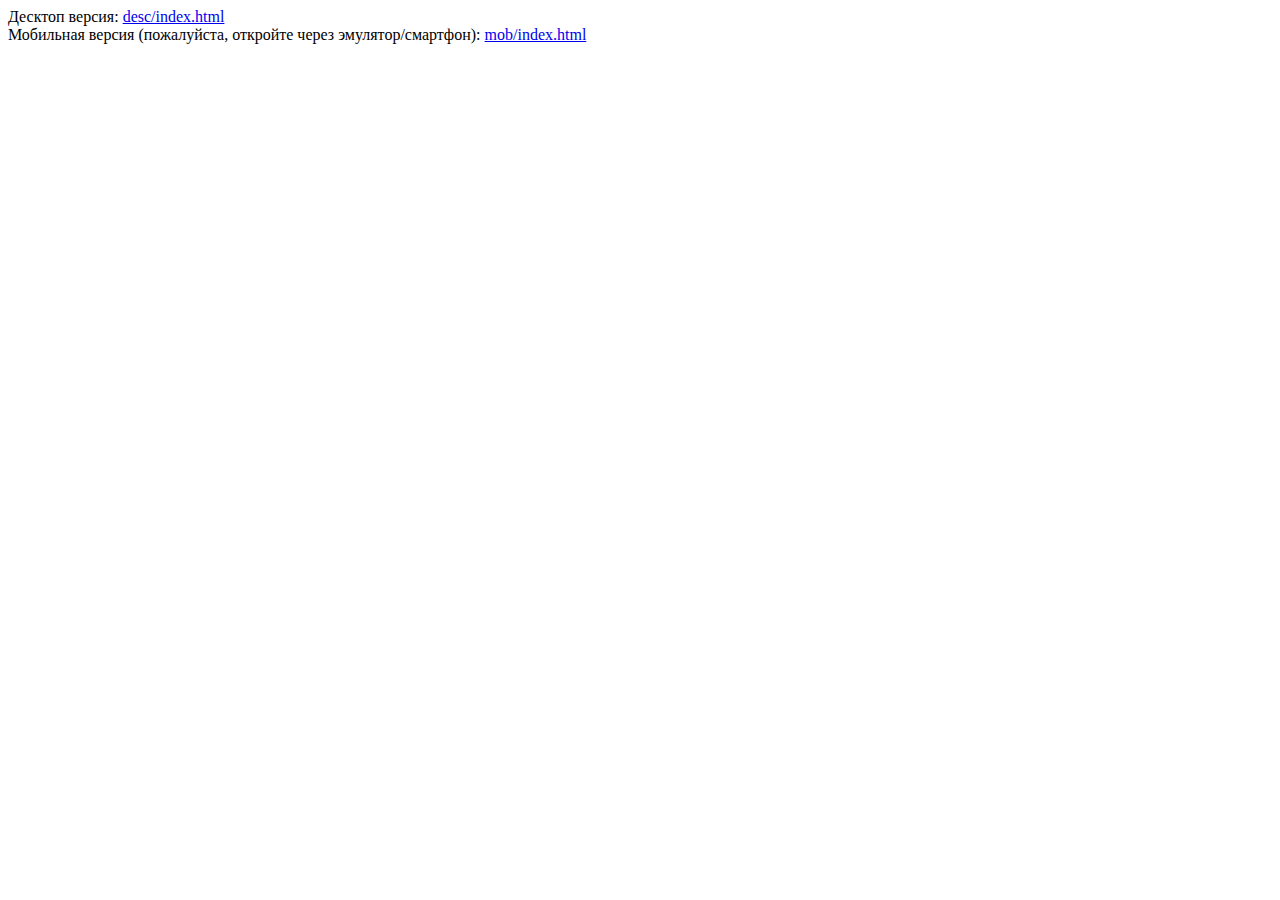
<file: index.html>
<!DOCTYPE html>
<html lang="ru">

<head>
	<meta charset="UTF-8">
	<meta http-equiv="X-UA-Compatible" content="IE=edge">
	<meta name="description" content="Описание страницы" />

	<meta name="robots" content="noindex, nofollow">
	<meta name="viewport" content="width=device-width">

	<title>Исследование UKPDS</title>

</head>

<body>	  
	<!--main--> 
	<main class="container">
		<section>
			
			Десктоп версия: <a target="_blank"
			href="desc/index.html">desc/index.html</a>
			<br>
			Мобильная версия (пожалуйста, откройте через эмулятор/смартфон): <a target="_blank"
			href="mob/index.html">mob/index.html</a>


		</section>
	</main>

</body>

</html>
</file>
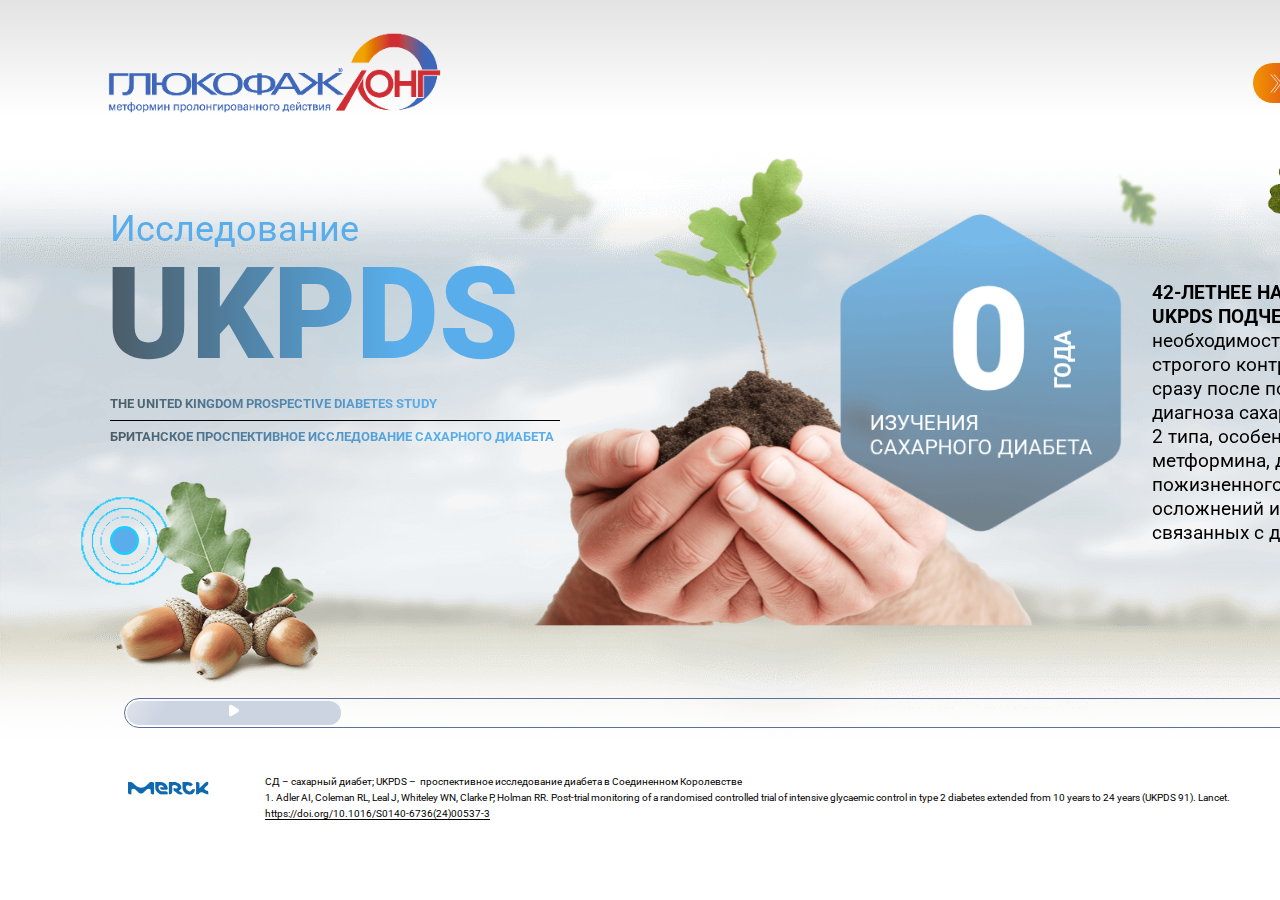
<file: desc/index.html>
<!DOCTYPE html>
<html lang="ru">

<head>
	<meta charset="UTF-8">
	<meta http-equiv="X-UA-Compatible" content="IE=edge">
	<meta name="description" content="Описание страницы" />
	<meta name="viewport" content="width=device-width">

	<title>Исследование UKPDS</title>

	<link rel="stylesheet" href="libs/swiper/swiper-bundle.min.css">
	<script src="libs/swiper/swiper-bundle.min.js" defer></script>

	<link rel="icon" href="img/favicon.ico">

	<link rel="stylesheet" href="css/main.css">
	<link rel="stylesheet" href="css/slides.css">
	<link rel="stylesheet" href="css/qr.css">
	<script src="js/app.js" defer></script>

	<link rel="preconnect" href="https://fonts.googleapis.com">
	<link rel="preconnect" href="https://fonts.gstatic.com" crossorigin>
	<link href="https://fonts.googleapis.com/css2?family=Roboto:ital,wght@0,100..900;1,100..900&display=swap"
		rel="stylesheet">

</head>

<body>
	<!--header-->
	<header class="container">
		<div class="header-main">
			<div class="header-left">
				<img class="header-logo" src="img/logos/logo_top.svg" alt="лого">
			</div>
			<!--button-->
			<div class="header-button-quiz">
				<button id="quiz" class="button_quiz">
					<img class="button-arrow" src="img/buttons/button_arrow-wh.svg" alt="➾">
					<div class="button-text">
						ПРОЙТИ КВИЗ
					</div>
				</button>
			</div>
			<div class="header-right header-right-main">
				<img class="doc-header" src="img/icons/document-filled.svg" alt="документ">
				<a class="link-blue" onclick="openqr()">Инструкция по&nbsp;медицинскому применению ЛП</a>
			</div>
			<div class="header-right header-right-back">				
				<img class="arrow-header" src="img/icons/arrow-header.svg" alt="←">
				<a class="link-blue" onclick="closeqr()">Вернуться к&nbsp;просмотру</a>
			</div>	
		</div>
	</header>

	<!--main-->
	<main class="container">
		<section>
			<div class="swiper slider">
				<div class="overlay"></div>

				<!--qr-->
				<div class="overlay-qr">
					<div class="qr">
						<img class="qr__leaf1" src="img/leaves/leaf21.png" alt="лист">
						<img class="qr__leaf2" src="img/leaves/leaf22.png" alt="лист">
						<img class="qr__leaf3" src="img/leaves/leaf23.png" alt="лист">
						<div class="qr_top">
							Ссылки на Государственный реестр лекарственных средств
						</div>
						<div class="qr_main">
							<div class="qr_main-left">
								<div class="qr_main-title qr_main-title-left">
									<h2>Инструкция по медицинскому<br>применению ЛП Глюкофаж<sup>®</sup> Лонг</h2>
								</div>

								<div class="qr_main-one">
									<div class="qr_main-header-back qr_main-header-back-one">
									</div>
									<div class="qr_main-header-text qr_main-header-text-one">
										1000 мг
									</div>
									<img class="qr_main-img" src="img/qr/qr1.png" alt="QR код">
								</div>
								<div class="qr_main-two">
									<div class="qr_main-header-back qr_main-header-back-two">
									</div>
									<div class="qr_main-header-text qr_main-header-text-two">
										750 мг
									</div>
									<img class="qr_main-img" src="img/qr/qr2.png" alt="QR код">
								</div>
								<div class="qr_main-three">
									<div class="qr_main-header-back qr_main-header-back-three">
									</div>
									<div class="qr_main-header-text qr_main-header-text-three">
										500 мг
									</div>
									<img class="qr_main-img" src="img/qr/qr3.png" alt="QR код">
								</div>

								<div class="qr_main-footer qr_main-footer-left">
									Номера РУ : <br>
									Глюкофаж Лонг 500 мг LP-No(005399)-(RG-RU)-070524<br>
									Глюкофаж Лонг 750 мг LP-No(005896)-(RG-RU)-290125<br>
									Глюкозаж Лонг 1000 мг -LP-No(005878)-(RG-RU)-230125
								</div>
							</div>

							<div class="qr_main-center">
								<img class="qr__line" src="img/qr/line.png" alt="линия">
								<div class="qr_main-title qr_main-title-center">
									<h2>Глюкованс<sup>®</sup></h2>
								</div>

								<div class="qr_main-four">
									<div class="qr_main-header-back qr_main-header-back-four">
									</div>
									<div class="qr_main-header-text qr_main-header-text-four">
										2,5мг/500мг; 5мг/500мг
									</div>
									<img class="qr_main-img qr_main-img-center" src="img/qr/qr4.png" alt="QR код">
								</div>

								<div class="qr_main-footer qr_main-footer-center">
									ЛП-№(004241)-(РГ-RU)<br>
									от 10.01.2024
								</div>
							</div>

							<div class="qr_main-right">
								<img class="qr__line" src="img/qr/line.png" alt="линия">
								<div class="qr_main-title qr_main-title-right">
									<h2>Инвокана<sup>®</sup></h2>
								</div>

								<div class="qr_main-five">
									<div class="qr_main-header-back qr_main-header-back-five">
									</div>
									<div class="qr_main-header-text qr_main-header-text-five">
										100 мг, 300 мг
									</div>
									<img class="qr_main-img qr_main-img-right" src="img/qr/qr5.png" alt="QR код">
								</div>

								<div class="qr_main-footer qr_main-footer-right">
									ЛП-N (003925)-(РГ-RU)<br>
									от 23.09.2024
								</div>
							</div>

						</div>
					</div>
				</div>
				<!--/qr-->

				<!--moving elements-->
				<div class="swiper-wrapper slider__wrapper">

					<!--slide0-->
					<div class="swiper-slide slider__item " data-history="slide0">

						<div class="slider__layer slide0_layer1" data-swiper-parallax="85%">
						</div>
						<div class="slider__layer slide0_layer5" data-swiper-parallax="65%">
							<img class="slide0_layer5__leaf2" src="img/leaves/leaf2.png" alt="лист">
							<img class="slide0_layer5__leaf3" src="img/leaves/leaf3.png" alt="лист">
						</div>
						<div class="slider__layer slide0_layer3" data-swiper-parallax="35%">
							<img class="slide0_layer3__main" src="img/screen-0/center_pic.png" alt="росток">

							<div class="slide0_layer3__circle-container">
								<img class="slide0_layer3__circle-img circle-img" src="img/icons/circle.svg"
									alt="кружок">
								<img class="slide0_layer3__circle-gif circle-gif" src="img/icons/circle_gif.gif"
									alt="анимация">
							</div>

							<div class="slide0_layer5__lines">
								<img class="slide0_layer5__line-top" src="img/screen-0/line1.png" alt="линия">
								<img class="slide0_layer5__line-wh" src="img/screen-0/line1-wh.png" alt="линия">
								<img class="slide0_layer5__line-bottom" src="img/screen-0/line2.png" alt="линия">
							</div>

						</div>
						<div class="slider__layer slide0_layer4" data-swiper-parallax="25%">
							<img class="slide0_layer4__leaf1" src="img/leaves/leaf1.png" alt="лист">
							<img class="slide0_layer3__nuts" src="img/screen-0/nuts.png" alt="желуди">							
						</div>

						<div class="slide0__top-container">
							<div class="slide0__main-container">
								<div class="slide0__main-container-title">
									<h2 class="slide0__main-title">Исследование</h2>
									<hi class="slide0__main-title-abbr">UKPDS</hi>
									<div class="slide0__main-text-top">The United Kingdom Prospective Diabetes Study
									</div>
									<div class="slide0__main-text-bottom">Британское Проспективное исследование
										сахарного диабета</div>
								</div>
							</div>
							<div class="slide0__center-container">
								<div class="slide0__year"></div>
								<div class="slide0__year-text">года</div>
								<div class="slide0__center-text">
									изучения<br>сахарного диабета
								</div>
							</div>
							<div class="slide0__info-container">
								<div class="slide0__info-header">
									42-летнее наблюдение UKPDS подчеркивает
								</div>
								<div>
									необходимость раннего строгого контроля гликемии сразу после постановки диагноза
									сахарного диабета 2&nbsp;типа,
									особенно при&nbsp;приеме метформина, для&nbsp;снижения пожизненного риска осложнений
									и&nbsp;смерти, связанных с&nbsp;диабетом 2&nbsp;типа
								</div>
							</div>
						</div>

					</div>
					<!--/slide0-->

					<!--slide1-->
					<div class="swiper-slide slider__item" data-history="slide1">

						<div class="slider__layer slide1_layer1" data-swiper-parallax="85%">
						</div>
						<div class="slider__layer slide1_layer5" data-swiper-parallax="65%">
							<img class="slide1_layer5__leaf2" src="img/leaves/leaf3_1.png" alt="лист">
							<img class="slide1_layer5__leaf3" src="img/leaves/leaf6.png" alt="лист">
							<img class="slide1_layer4__leaf1" src="img/leaves/leaf1.png" alt="лист">
						</div>
						<div class="slider__layer" data-swiper-parallax="35%">

							<div class="slide1_layer3__line-container">
								<div class="slide1_layer3__circle-container slide1_layer3__circle-container-first">
									<img class="slide1_layer3__circle-img-first circle-img" src="img/icons/circle.svg"
										alt="кружок">
									<img class="slide1_layer3__circle-gif-first circle-gif"
										src="img/icons/circle_gif.gif" alt="анимация">
								</div>
								<div class="slide1_layer3__circle-container slide1_layer3__circle-container-second">
									<img class="slide1_layer3__circle-img-second circle-img" src="img/icons/circle.svg"
										alt="кружок">
									<img class="slide1_layer3__circle-gif-second circle-gif"
										src="img/icons/circle_gif.gif" alt="анимация">
								</div>
								<div class="slide1_layer3__circle-container slide1_layer3__circle-container-third">
									<img class="slide1_layer3__circle-img-third circle-img" src="img/icons/circle.svg"
										alt="кружок">
									<img class="slide1_layer3__circle-gif-third circle-gif"
										src="img/icons/circle_gif.gif" alt="анимация">
								</div>
								<div class="slide1_layer3__circle-container slide1_layer3__circle-container-fourth">
									<img class="slide1_layer3__circle-img-fourth circle-img" src="img/icons/circle.svg"
										alt="кружок">
									<img class="slide1_layer3__circle-gif-fourth circle-gif"
										src="img/icons/circle_gif.gif" alt="анимация">
								</div>
							</div>

							<div class="slide1_layer5__lines">
								<img class="slide1_layer5__line" src="img/screen-1/line_bottom.svg" alt="линия">
								<img class="slide1_layer5__line-wh" src="img/screen-1/line_bottom-wh.svg" alt="линия">
							</div>

						</div>
						<div class="slider__layer" data-swiper-parallax="25%">
							<div class="slide1__title-container">
								<div class="slide1__title-back">
								</div>
								<div class="slide1__title-text">
									Основные цели исследования:
								</div>
							</div>
							<div class="slide1_layer4__info-container">
								<div class="slide1_layer4__info-first">
									<div class="slide1_layer4__info-header">
										Контроль гликемии
									</div>
									<div class="slide1_layer4__info-text">
										Определить, как&nbsp;интенсивный контроль уровня глюкозы в&nbsp;крови риск
										развития микрососудистых и&nbsp;макрососудистых осложнений при&nbsp;СД2
									</div>
								</div>
								<div class="slide1_layer4__info-second">
									<div class="slide1_layer4__info-header">
										Контроль артериального давления
									</div>
									<div class="slide1_layer4__info-text">
										Оценить влияние жесткого контроля АД на&nbsp;частоту осложнений, связанных
										с&nbsp;диабетом
									</div>
								</div>
								<div class="slide1_layer4__info-third">
									<div class="slide1_layer4__info-header">
										Осложнения
									</div>
									<div class="slide1_layer4__info-text">
										Сосредоточится на&nbsp;профилактике и&nbsp;смягчении микрососудистых
										и&nbsp;макрососудистых осложнений
									</div>
								</div>
								<div class="slide1_layer4__info-fourth">
									<div class="slide1_layer4__info-header">
										Долгосрочные результаты
									</div>
									<div class="slide1_layer4__info-text">
										<ul>
											<li>Оценить устойчивость и&nbsp;долгосрочные преимущества стратегий раннего
												интенсивного лечения</li>
											<li>Изучить концепцию «эффекта наследия» или&nbsp;«метаболической памяти»
											</li>
										</ul>
									</div>
								</div>
							</div>
						</div>

						<div class="slide1__top-container">
							<div class="slide1__main-container">
								<div class="slide1__main-container-title">
									<h2 class="slide1__main-title">Исследование</h2>
									<h2 class="slide1__main-title-abbr">UKPDS</h2>
								</div>
								<div class="slide1__main-container-line">
								</div>
								<div class="slide1__main-container-text">
									Начатое в 1977 году Британское проспективное исследование диабета (UKPDS) является
									одним из крупнейших и наиболее влиятельных знаковых исследований диабета 2 типа
								</div>
							</div>
						</div>

					</div>
					<!--/slide1-->

					<!--slide2-->
					<div class="swiper-slide slider__item" data-history="slide2">
						<div class="slider__layer slide2_layer1" data-swiper-parallax="85%">
						</div>
						<div class="slider__layer slide2_layer2" data-swiper-parallax="65%">
							<img class="slide2_layer2__cloud1" src="img/clouds/cloud1.png" alt="облако">
							<img class="slide2_layer2__cloud2" src="img/clouds/cloud2.png" alt="облако">
						</div>
						<div class="slider__layer slide2_layer3" data-swiper-parallax="35%">
							<img class="slide2_layer3__leaf1" src="img/leaves/leaf6_1.png" alt="лист">
							<img class="slide2_layer3__leaf2" src="img/leaves/leaf9.png" alt="лист">
							<img class="slide2_layer3__leaf3" src="img/leaves/leaf7.png" alt="лист">
						</div>
						<div class="slider__layer slide2_layer4" data-swiper-parallax="25%">
							<img class="slide2_layer2__leaf1" src="img/leaves/leaf8.png" alt="лист">
							<img class="slide2_layer2__line" src="img/screen-2/line.png" alt="линия">
							<div class="slide2__top-container">
								<div class="slide2__top-container-line">
								</div>
								<div class="slide2__top-container-title">
									<h2>Начало UKPDS</h2>
								</div>
							</div>
							<div class="slide2__circle-container">
								<div class="slide2__circle-img circle-img"></div>
								<img class="slide2__circle-gif circle-gif" src="img/icons/circle_gif-wh.gif"
									alt="анимация">
							</div>

						</div>

						<div class="slide2__main-container">
							<div class="slide2__main-col-left">
								<h3 class="slide2__main-col-left_title">Гипотеза:</h3>
								<p class="slide2__main-col-left_text">
									Раннее снижение уровня глюкозы в&nbsp;крови до&nbsp;нормального уровня
									с&nbsp;помощью любого
									из&nbsp;лекарственных препаратов снизит вероятность осложнений, связанных
									с&nbsp;сахарным
									диабетом, и&nbsp;макрососудистых нарушений, которые являются основной причиной
									смертности
									и&nbsp;тяжелых осложнений при&nbsp;сахарном диабете 2&nbsp;типа

								</p>
							</div>
							<div class="slide2__main-col-right">
								<div class="slide2__right-one">
									<div class="slide2__main-col-right-back slide2__back-one">
									</div>
									<div class="slide2__main-col-right-text slide2__text-one">
										Дизайн:&nbsp;&nbsp; Рандомизированное контролируемое исследование
									</div>
								</div>
								<div class="slide2__right-two">
									<div class="slide2__main-col-right-back slide2__back-two">
									</div>
									<div class="slide2__main-col-right-text slide2__text-two">
										Популяция: Впервые  выявленные пациенты с&nbsp;СД2, N&nbsp;=&nbsp;4209
									</div>
								</div>
								<div class="slide2__right-three">
									Интенсивная терапия сульфонилмочевиной или&nbsp;инсулином: N&nbsp;=&nbsp;2729
								</div>
								<div class="slide2__right-four">
									Интенсивная терапия Метформином у&nbsp;пациентов с&nbsp;избыточной массой:
									N&nbsp;=&nbsp;342
								</div>
								<div class="slide2__right-five">
									Традиционная терапия (диета): N&nbsp;=&nbsp;1132, из&nbsp;них с&nbsp;избыточной
									массой: N&nbsp;=&nbsp;411
								</div>
								<div class="slide2__right-six">
									<div class="slide2__main-col-right-back slide2__back-six">
									</div>
									<div class="slide2__main-col-right-text slide2__text-six">
										Конечные точки
									</div>
								</div>
								<div class="slide2__right-seven">
									<div class="slide2__main-col-right-dot dot slide2__dot-seven">
										<div class="slide2__dot-seven-pulse"></div>
									</div>
									<div class="slide2__main-col-right-dottext slide2__text-seven">
										Серьезные сердечно–сосудистые события
									</div>
								</div>
								<div class="slide2__right-eight">
									<div class="slide2__main-col-right-dot dot slide2__dot-eight">
										<div class="slide2__dot-eight-pulse"></div>
									</div>
									<div class="slide2__main-col-right-dottext slide2__text-eight">
										Диабетическая ретинопатия
									</div>
								</div>
								<div class="slide2__right-nine">
									<div class="slide2__main-col-right-dot dot slide2__dot-nine">
										<div class="slide2__dot-nine-pulse"></div>
									</div>
									<div class="slide2__main-col-right-dottext slide2__text-nine">
										Диабетическая нефропатия
									</div>
								</div>
								<div class="slide2__right-ten">
									<div class="slide2__main-col-right-back slide2__back-ten">
									</div>
									<div class="slide2__main-col-right-text slide2__text-ten">
										Клинические исходы
									</div>
								</div>
								<div class="slide2__right-eleven">
									<div class="slide2__main-col-right-dot dot slide2__dot-eleven">
										<div class="slide2__dot-eleven-pulse"></div>
									</div>
									<div class="slide2__main-col-right-dottext slide2__text-eleven">
										Все связанные с&nbsp;СД 2&nbsp;типа события
									</div>
								</div>
								<div class="slide2__right-twelve">
									<div class="slide2__main-col-right-dot dot slide2__dot-twelve">
										<div class="slide2__dot-twelve-pulse"></div>
									</div>
									<div class="slide2__main-col-right-dottext slide2__text-twelve">
										Смертность, связанная с&nbsp;СД 2&nbsp;типа
									</div>
								</div>
								<div class="slide2__right-thirteen">
									<div class="slide2__main-col-right-dot dot slide2__dot-thirteen">
										<div class="slide2__dot-thirteen-pulse"></div>
									</div>
									<div class="slide2__main-col-right-dottext slide2__text-thirteen">
										Смертность от&nbsp;любых причин
									</div>
								</div>
							</div>
						</div>
					</div>
					<!--/slide2-->

					<!--slide3-->
					<div class="swiper-slide slider__item" data-history="slide3">
						<div class="slider__layer slide3_layer1" data-swiper-parallax="85%">
						</div>
						<div class="slider__layer slide3_layer2" data-swiper-parallax="65%">
							<img class="slide2_layer2__cloud1" src="img/clouds/cloud1.png" alt="облако">
							<img class="slide2_layer2__cloud2" src="img/clouds/cloud2.png" alt="облако">
							<img class="slide3_layer2__cloud3" src="img/clouds/cloud2.png" alt="облако">
							<img class="slide3_layer4__leaf1" src="img/leaves/leaf11.png" alt="лист">
						</div>
						<div class="slider__layer slide3_layer3" data-swiper-parallax="35%">
							<img class="slide3_layer3__leaf3" src="img/leaves/leaf10.png" alt="лист">
						</div>
						<div class="slider__layer slide3_layer4" data-swiper-parallax="25%">
							<img class="slide3_layer2__leaf2" src="img/leaves/leaf8.png" alt="лист">
							<div class="slide3__top-container">
								<div class="slide3__top-container-line">
								</div>
								<div class="slide3__top-container-title">
									<h2>Завершено 20-летнее исследование UKPDS&nbsp;33, UKPDS&nbsp;34</h2>
								</div>
							</div>
							<div class="slide3__main">
								<div class="slide3__main-one">
									<div class="slide3__main-one-back slide3__back-one">
									</div>
									<div class="slide3__main-one-text slide3__text-one">
										По результатам данного наблюдения было подтверждено численное превосходство
										метформина по&nbsp;сравнению с&nbsp;ПСМ/инсулином:
									</div>
								</div>
								<div class="slide3__main-two">
									<div class="slide3__main-two-bigdot bigdot slide3__bigdot-two">
										<div class="slide3__bigdot-two-pulse"></div>
									</div>
									<div class="slide3__main-two-dottext slide3__text-two">
										Снижение риска любой конечной точки, связанной с&nbsp;диабетом при интенсивной
										терапии метформином по&nbsp;сравнению с&nbsp;традиционной терапией
									</div>
								</div>
								<div class="slide3__main-three">
									<div class="slide3__main-three-bigdot bigdot slide3__bigdot-three">
										<div class="slide3__bigdot-three-pulse"></div>
									</div>
									<div class="slide3__main-three-dottext slide3__text-three">
										Снижение риска смерти, связанной с&nbsp;диабетом при&nbsp;интенсивной терапии
										метформином по&nbsp;сравнению с&nbsp;традиционной терапией
									</div>
								</div>
								<div class="slide3__main-four">
									<div class="slide3__main-four-bigdot bigdot slide3__bigdot-four">
										<div class="slide3__bigdot-four-pulse"></div>
									</div>
									<div class="slide3__main-four-dottext slide3__text-four">
										Снижение риска смертности от&nbsp;всех причин при&nbsp;интенсивной терапии
										метформином по&nbsp;сравнению с&nbsp;традиционной терапией
									</div>
								</div>
								<div class="slide3__main-five">
									<div class="slide3__main-five-dot dot slide3__dot-five">
										<div class="slide3__dot-five-pulse"></div>
									</div>
									<div class="slide3__main-five-dottext slide3__text-five">
										<b>Группа метформина в&nbsp;сравнении с&nbsp;другими видами интенсивной
											терапии:</b> <br>
										Метформин показал больший эффект, чем&nbsp;хлорпропамид, глибенкламид
										или&nbsp;инсулин, в&nbsp;отношении любой конечной точки, связанной
										с&nbsp;диабетом (p=0,0034), смертности от&nbsp;всех причин (p=0,021)
										и&nbsp;инсульта (p=0,032)

									</div>
								</div>
							</div>
						</div>
					</div>
					<!--/slide3-->

					<!--slide4-->
					<div class="swiper-slide slider__item" data-history="slide4">
						<div class="slider__layer slide4_layer1" data-swiper-parallax="85%">
						</div>
						<div class="slider__layer slide4_layer2" data-swiper-parallax="65%">
							<img class="slide4_layer2__cloud1" src="img/clouds/cloud2.png" alt="облако">
							<img class="slide2_layer2__cloud2" src="img/clouds/cloud2.png" alt="облако">
							<img class="slide4_layer2__cloud3" src="img/clouds/cloud1.png" alt="облако">
						</div>
						<div class="slider__layer slide3_layer3" data-swiper-parallax="35%">
							<img class="slide4_layer3__leaf1" src="img/leaves/leaf11.png" alt="лист">
						</div>
						<div class="slider__layer" data-swiper-parallax="25%">
							<img class="slide4_layer4__leaf2" src="img/leaves/leaf8.png" alt="лист">
							<img class="slide4_layer2__line" src="img/screen-4/line.png" alt="линия">
							<div class="slide4__top-container">
								<div class="slide4__top-container-line">
								</div>
								<div class="slide4__top-container-title">
									<h2>Завершен 10-летний мониторинг UKPDS:
										в&nbsp;группе метформина сохранялось снижение риска инфаркта миокарда
										и&nbsp;смертности</h2>
								</div>
							</div>

							<div class="slide4__main">
								<div class="slide4__main-one">
									<div class="slide4__main-smalldot-one smalldot">
									</div>
									<div class="slide4__main-smalldottext-one">
										В течение 10&nbsp;лет наблюдения после исследования UKPDS продолжало наблюдаться
										значительное снижение микрососудистого риска и&nbsp;возникающее снижение риска
										инфаркта миокарда и&nbsp;смерти от&nbsp;любой причины, несмотря на&nbsp;раннюю
										потерю гликемической разницы
									</div>
								</div>
								<div class="slide4__main-two">
									<div class="slide4__main-smalldot-two smalldot">
									</div>
									<div class="slide4__main-smalldottext-two">
										В группе метформина снижение риска инфаркта миокарда и&nbsp;смертности
										от&nbsp;всех причин, наблюдаемое в&nbsp;первоначальном исследовании, сохранялось
										в&nbsp;течение всего периода после исследования, несмотря на&nbsp;сходство
										с&nbsp;обычной группой по&nbsp;уровням HbA1c и&nbsp;использование
										сахароснижающей терапии среди пациентов с&nbsp;избыточной
										массой&nbsp;тела&nbsp;СД2
									</div>
								</div>
								<div class="slide4__main-three">
									<div class="slide4__main-back slide4__back-three">
									</div>
									<div class="slide4__main-text slide4__text-three">
										Дизайн: Постинтервенционная наблюдательная программа
									</div>
								</div>
								<div class="slide4__main-four">
									<div class="slide4__main-back slide4__back-four">
									</div>
									<div class="slide4__main-text slide4__text-four">
										Популяция: пациенты&nbsp;UKPDS, N&nbsp;=&nbsp;3277
									</div>
								</div>
								<div class="slide4__main-five">
									<div class="slide4__main-five-dot dot slide4__dot-five">
										<div class="slide4__dot-five-pulse"></div>
									</div>
									<div class="slide4__main-five-dottext slide4__text-five">
										Получавшие терапию сульфонилмочевиной или&nbsp;инсулином: N&nbsp;=&nbsp;2118
									</div>
								</div>
								<div class="slide4__main-six">
									<div class="slide4__main-six-dot dot slide4__dot-six">
										<div class="slide4__dot-six-pulse"></div>
									</div>
									<div class="slide4__main-six-dottext slide4__text-six">
										Получавшие терапию Метформином у&nbsp;пациентов с&nbsp;избыточной массой:
										N&nbsp;=&nbsp;279
									</div>
								</div>
								<div class="slide4__main-seven">
									<div class="slide4__main-seven-dot dot slide4__dot-seven">
										<div class="slide4__dot-seven-pulse"></div>
									</div>
									<div class="slide4__main-seven-dottext slide4__text-seven">
										Получавшие традиционную терапию (диету): N&nbsp;=&nbsp;880
									</div>
								</div>
							</div>
						</div>
					</div>
					<!--/slide4-->

					<!--slide5-->
					<div class="swiper-slide slider__item" data-history="slide5">
						<div class="slider__layer slide4_layer1" data-swiper-parallax="85%">
						</div>
						<div class="slider__layer slide4_layer2" data-swiper-parallax="65%">
							<img class="slide5__poly" src="img/background/back_polygon2.svg" alt="полигон">
							<img class="slide4_layer2__cloud1" src="img/clouds/cloud2.png" alt="облако">
							<img class="slide2_layer2__cloud2" src="img/clouds/cloud2.png" alt="облако">
							<img class="slide4_layer2__cloud3" src="img/clouds/cloud1.png" alt="облако">
						</div>
						<div class="slider__layer slide5_layer3" data-swiper-parallax="35%">
							<img class="slide5_layer3__leaf2" src="img/leaves/leaf13.png" alt="лист">
							<img class="slide5_layer3__leaf3" src="img/leaves/leaf14.png" alt="лист">
						</div>
						<div class="slider__layer" data-swiper-parallax="25%">
							<img class="slide5_layer3__leaf1" src="img/leaves/leaf12.png" alt="лист">
							<img class="slide5_layer2__line" src="img/screen-5/line_vertical.svg" alt="линия">
							<div class="slide5__circle-container">
								<img class="slide5__circle-img circle-img" src="img/icons/circle2.svg" alt="кружок">
								<img class="slide5__circle-gif circle-gif" src="img/icons/circle_gif-wh.gif"
									alt="анимация">
							</div>

							<a onclick="openbox('box1')">
								<div class="slide5_layer2__circle-arrow slide5_layer2__circle-arrow-one box1-circle">
									<img class="slide5_layer2__circle-arrow-img box1-img" src="img/icons/arrow.svg"
										alt="стрелка в кружке">
								</div>
							</a>
							<a onclick="closebox('box1')">
								<div
									class="slide5_layer2__circle-arrow slide5_layer2__circle-arrow-one box1-circle-clicked circle-clicked">
									<img class="slide5_layer2__circle-arrow-img box1-img" src="img/icons/arrow-wh.svg"
										alt="стрелка в кружке">
								</div>
							</a>
							<a onclick="openbox('box2')">
								<div class="slide5_layer2__circle-arrow slide5_layer2__circle-arrow-two box2-circle">
									<img class="slide5_layer2__circle-arrow-img box2-img" src="img/icons/arrow.svg"
										alt="стрелка в кружке">
								</div>
							</a>
							<a onclick="closebox('box2')">
								<div
									class="slide5_layer2__circle-arrow slide5_layer2__circle-arrow-two box2-circle-clicked circle-clicked">
									<img class="slide5_layer2__circle-arrow-img box2-img" src="img/icons/arrow-wh.svg"
										alt="стрелка в кружке">
								</div>
							</a>

							<div class="slide5__main">
								<div class="slide5__main-one">
									<div class="slide5__main-one-back slide5__back-one">
									</div>
									<div class="slide5__main-one-text slide5__text-one">
										Результат – «Эффект наследия» интенсивной терапии, более значимый
										на&nbsp;Метформине
									</div>
								</div>
								<div class="slide5__main-two">
									<div class="slide5__main-two-bigdot bigdot slide5__bigdot-two">
										<div class="slide5__bigdot-two-pulse"></div>
									</div>
									<div class="slide5__main-two-dottext slide5__text-two">
										Cнижение риска любой конечной точки, связанной с&nbsp;диабетом
										при&nbsp;интенсивной терапии метформином по&nbsp;сравнению с&nbsp;традиционной
										терапией (p=0,01)
									</div>
								</div>
								<div class="slide5__main-three">
									<div class="slide5__main-three-darkdot darkdot slide5__darkdot-three">
									</div>
									<div class="slide5__main-arrow slide5__main-three-arrow">
										<img class="slide5__main-three-arrow-img" src="img/icons/arrow_double.svg"
											alt="стрелка двойная">
									</div>
									<div class="slide5__main-three-bigdot bigdot slide5__bigdot-three">
										<div class="slide5__bigdot-three-pulse"></div>
									</div>
									<div class="slide5__main-three-dottext slide5__text-three">
										Cнижение риска инфаркта миокарда
									</div>
								</div>
								<div class="slide5__main-four">
									<div class="slide5__main-four-darkdot darkdot slide5__darkdot-four">
									</div>
									<div class="slide5__main-arrow slide5__main-four-arrow">
										<img class="slide5__main-four-arrow-img" src="img/icons/arrow_double.svg"
											alt="стрелка двойная">
									</div>
									<div class="slide5__main-four-bigdot bigdot slide5__bigdot-four">
										<div class="slide5__bigdot-four-pulse"></div>
									</div>
									<div class="slide5__main-four-dottext slide5__text-four">
										<a class="link-blue" onclick="openbox('box1')">Cнижение риска смерти, связанной
											с&nbsp;СД</a>
									</div>
								</div>
								<div class="slide5__main-five">
									<div class="slide5__main-five-darkdot darkdot slide5__darkdot-five">
									</div>
									<div class="slide5__main-arrow slide5__main-five-arrow">
										<img class="slide5__main-five-arrow-img" src="img/icons/arrow_double.svg"
											alt="стрелка двойная">
									</div>
									<div class="slide5__main-five-bigdot bigdot slide5__bigdot-five">
										<div class="slide5__bigdot-five-pulse"></div>
									</div>
									<div class="slide5__main-five-dottext slide5__text-five">
										<a class="link-blue" onclick="openbox('box2')">Cнижение риска смерти
											от&nbsp;любых причин</a>
									</div>
								</div>
							</div>
						</div>
					</div>
					<!--/slide5-->

					<!--slide6-->
					<div class="swiper-slide slider__item" data-history="slide6">
						<div class="slider__layer slide4_layer1" data-swiper-parallax="85%">
						</div>
						<div class="slider__layer slide4_layer2" data-swiper-parallax="65%">
							<img class="slide6__poly" src="img/background/back_polygon3.svg" alt="полигон">
							<img class="slide4_layer2__cloud1" src="img/clouds/cloud2.png" alt="облако">
							<img class="slide2_layer2__cloud2" src="img/clouds/cloud2.png" alt="облако">
							<img class="slide4_layer2__cloud3" src="img/clouds/cloud1.png" alt="облако">
						</div>
						<div class="slider__layer slide5_layer3" data-swiper-parallax="35%">
							<img class="slide6_layer3__leaf2" src="img/leaves/leaf13.png" alt="лист">
							<img class="slide6_layer3__leaf3" src="img/leaves/leaf14.png" alt="лист">
						</div>
						<div class="slider__layer" data-swiper-parallax="25%">
							<img class="slide6_layer3__leaf1" src="img/leaves/leaf12.png" alt="лист">
							<img class="slide6_layer2__line" src="img/screen-6/line.svg" alt="линия">


							<div class="slide6__top-container">
								<div class="slide6__top-container-line">
								</div>
								<div class="slide6__top-container-title">
									<h2>Завершен 14-летний мониторинг (UKPDS&nbsp;91):
										сохранение "эффекта наследия" в&nbsp;группе метформина даже спустя 24&nbsp;года
										наблюдения</h2>
								</div>
							</div>

							<a onclick="openbox('box3')">
								<div class="slide6_layer2__circle-arrow slide6_layer2__circle-arrow-one box3-circle">
									<img class="slide5_layer2__circle-arrow-img box3-img" src="img/icons/arrow.svg"
										alt="стрелка в кружке">
								</div>
							</a>
							<a onclick="closebox('box3')">
								<div
									class="slide6_layer2__circle-arrow slide6_layer2__circle-arrow-one box3-circle-clicked circle-clicked">
									<img class="slide5_layer2__circle-arrow-img box3-img" src="img/icons/arrow-wh.svg"
										alt="стрелка в кружке">
								</div>
							</a>
							<a onclick="openbox('box4')">
								<div class="slide6_layer2__circle-arrow slide6_layer2__circle-arrow-two box4-circle">
									<img class="slide6_layer2__circle-arrow-img box4-img" src="img/icons/arrow.svg"
										alt="стрелка в кружке">
								</div>
							</a>
							<a onclick="closebox('box4')">
								<div
									class="slide6_layer2__circle-arrow slide6_layer2__circle-arrow-two box4-circle-clicked circle-clicked">
									<img class="slide5_layer2__circle-arrow-img box4-img" src="img/icons/arrow-wh.svg"
										alt="стрелка в кружке">
								</div>
							</a>

							<div class="slide6__main">
								<div class="slide6__main-one">
									<div class="slide6__main-one-back slide6__back-one">
									</div>
									<div class="slide6__main-one-text slide6__text-one">
										<b>«Эффект наследия»:</b> снижение относительного риска при&nbsp;интенсивной
										терапии Метформином
									</div>
								</div>
								<div class="slide6__main-three">
									<div class="slide6__main-three-darkdot darkdot slide6__darkdot-three">
									</div>
									<div class="slide6__main-arrow slide6__main-three-arrow">
										<img class="slide6__main-three-arrow-img" src="img/icons/arrow_double.svg"
											alt="стрелка двойная">
									</div>
									<div class="slide6__main-three-bigdot bigdot slide6__bigdot-three">
										<div class="slide6__bigdot-three-pulse"></div>
									</div>
									<div class="slide6__main-three-dottext slide6__text-three">
										Снижение риска смертности, связанной с&nbsp;СД
									</div>
								</div>
								<div class="slide6__main-four">
									<div class="slide6__main-four-darkdot darkdot slide6__darkdot-four">
									</div>
									<div class="slide6__main-arrow slide6__main-four-arrow">
										<img class="slide6__main-four-arrow-img" src="img/icons/arrow_double.svg"
											alt="стрелка двойная">
									</div>
									<div class="slide6__main-four-bigdot bigdot slide6__bigdot-four">
										<div class="slide6__bigdot-four-pulse"></div>
									</div>
									<div class="slide6__main-four-dottext slide6__text-four">
										<a class="link-blue" onclick="openbox('box3')">Снижение риска смертности
											от&nbsp;любых причин</a>
									</div>
								</div>
								<div class="slide6__main-five">
									<div class="slide6__main-five-darkdot darkdot slide6__darkdot-five">
									</div>
									<div class="slide6__main-arrow slide6__main-five-arrow">
										<img class="slide6__main-five-arrow-img" src="img/icons/arrow_double.svg"
											alt="стрелка двойная">
									</div>
									<div class="slide6__main-five-bigdot bigdot slide6__bigdot-five">
										<div class="slide6__bigdot-five-pulse"></div>
									</div>
									<div class="slide6__main-five-dottext slide6__text-five">
										<a class="link-blue" onclick="openbox('box4')">Снижение риска инфаркта
											миокарда</a>
									</div>
								</div>
							</div>
						</div>
					</div>
					<!--/slide6-->

					<!--slide7-->
					<div class="swiper-slide slider__item" data-history="slide7">
						<div class="slider__layer slide4_layer1" data-swiper-parallax="85%">
						</div>
						<div class="slider__layer slide7_layer2" data-swiper-parallax="65%">
							<img class="slide7__poly" src="img/background/back_polygon4.svg" alt="полигон">
							<img class="slide7__poly2" src="img/background/back_polygon5.svg" alt="полигон">
							<img class="slide4_layer2__cloud1" src="img/clouds/cloud2.png" alt="облако">
							<img class="slide2_layer2__cloud2" src="img/clouds/cloud2.png" alt="облако">
							<img class="slide4_layer2__cloud3" src="img/clouds/cloud1.png" alt="облако">
						</div>
						<div class="slider__layer slide5_layer3" data-swiper-parallax="35%">
							<img class="slide7_layer2__leaf2" src="img/leaves/leaf16.png" alt="лист">
							<img class="slide7_layer2__leaf4" src="img/leaves/leaf18.png" alt="лист">

						</div>
						<div class="slider__layer" data-swiper-parallax="25%">
							<img class="slide7_layer3__leaf1" src="img/leaves/leaf15.png" alt="лист">
							<img class="slide7_layer3__leaf3" src="img/leaves/leaf17.png" alt="лист">
							<div class="slide7__top-container">
								<div class="slide7__top-container-line">
								</div>
								<div class="slide7__top-container-title">
									<h2>Выводы<br>исследования</h2>
								</div>
							</div>
							<div class="slide7__main">
								<div class="slide7__main-left">
									<div class="slide7__main-left-dot dot2 slide7__dot-left">
										<div class="slide7__dot-left-pulse"></div>
									</div>
									<div class="slide7__main-left-dottext slide7__text-left">
										Достижение близкого к&nbsp;нормальному уровню сахара в&nbsp;крови сразу после
										постановки диагноза СД 2&nbsp;типа, имеет решающее значение для минимизации
										пожизненного риска осложнений, связанных с&nbsp;диабетом, в&nbsp;максимально
										возможной степени
									</div>
								</div>
								<div class="slide7__main-right">
									<div class="slide7__main-right-dot dot2 slide7__dot-right">
										<div class="slide7__dot-right-pulse"></div>
									</div>
									<div class="slide7__main-right-dottext slide7__text-right">
										Раннее применение метформина обеспечивает дополнительную защиту
										для&nbsp;дальнейшего снижения риска осложнений и&nbsp;смерти от&nbsp;СД
										2&nbsp;типа
									</div>
								</div>
							</div>
						</div>
					</div>
					<!--/slide7-->

					<!--slide8-->
					<div class="swiper-slide slider__item" data-history="slide8">
						<div class="slider__layer slide4_layer1" data-swiper-parallax="85%">
						</div>
						<div class="slider__layer slide8_layer2" data-swiper-parallax="65%">
							<img class="slide8__poly" src="img/background/back_polygon6.svg" alt="полигон">
							<img class="slide4_layer2__cloud1" src="img/clouds/cloud2.png" alt="облако">
							<img class="slide2_layer2__cloud2" src="img/clouds/cloud2.png" alt="облако">
							<img class="slide4_layer2__cloud3" src="img/clouds/cloud1.png" alt="облако">
						</div>
						<div class="slider__layer slide5_layer3" data-swiper-parallax="35%">
							<img class="slide8_layer3__leaf1" src="img/leaves/leaf9.png" alt="лист">
							<img class="slide8_layer3__leaf2" src="img/leaves/leaf19.png" alt="лист">
						</div>
						<div class="slider__layer" data-swiper-parallax="25%">

						</div>
					</div>
					<!--/slide8-->
				</div>

				<!--position: absolute elements-->
				<div class="fix">
					<!--button-->
					<div class="bottom-button-quiz">
						<button id="quiz2" class="button_quiz">
							<img class="button-arrow" src="img/buttons/button_arrow-wh.svg" alt="➾">

							<div class="button-text">
								ПРОЙТИ КВИЗ
							</div>
						</button>
					</div>

					<div id="box1" class="graphics graphics-box1">
						<img src="img/screen-5/graphics.png" alt="график">
						<img class="graphics-arrow graphics-arrow-box1" src="img/icons/arrow_graphics1.svg"
							alt="стрелка влево">
					</div>
					<div id="box2" class="graphics graphics-box2">
						<img src="img/screen-5/graphics2.png" alt="график">
						<img class="graphics-arrow graphics-arrow-box2" src="img/icons/arrow_graphics2.svg"
							alt="стрелка влево">
					</div>
					<div id="box3" class="graphics graphics-box3">
						<img src="img/screen-6/graphics.png" alt="график">
						<img class="graphics-arrow graphics-arrow-box3" src="img/icons/arrow_graphics3.svg"
							alt="стрелка влево">
					</div>
					<div id="box4" class="graphics graphics-box4">
						<img src="img/screen-6/graphics2.png" alt="график">
						<img class="graphics-arrow graphics-arrow-box4" src="img/icons/arrow_graphics4.svg"
							alt="стрелка влево">
					</div>

					<div class="slide2__roots">
						<img class="slide2__root1-intern" src="img/tree/intern_root1.png" alt="корень">
						<img class="slide2__root2-intern" src="img/tree/intern_root2.png" alt="корень">
						<img class="slide2__root3-intern" src="img/tree/intern_root3.png" alt="корень">
						<img class="slide2__root1-back" src="img/tree/intern_root-back.png" alt="корень">
					</div>
					<div class="slide3__roots">
						<img class="slide3__root1-junior" src="img/tree/junior_root1.png" alt="корень">
						<img class="slide3__root2-junior" src="img/tree/junior_root2.png" alt="корень">
						<img class="slide3__root1-back" src="img/tree/junior_root-back.png" alt="корень">
					</div>
					<div class="slide4__roots">
						<img class="slide4__root1-middle" src="img/tree/middle_root1.png" alt="корень">
						<img class="slide4__root2-middle" src="img/tree/middle_root2.png" alt="корень">
						<img class="slide4__root1-back" src="img/tree/middle_root-back.png" alt="корень">
					</div>
					<div class="slide5__roots">
						<img class="slide5__root1-middle" src="img/tree/middle2_root1.png" alt="корень">
						<img class="slide5__root2-middle" src="img/tree/middle2_root2.png" alt="корень">
						<img class="slide5__root1-back" src="img/tree/middle2_root1-back.png" alt="корень">
					</div>
					<div class="slide6__roots">
						<img class="slide6__root1-senior" src="img/tree/senior_root1.png" alt="корень">
						<img class="slide6__root2-senior" src="img/tree/senior_root2.png" alt="корень">
						<img class="slide6__root1-back" src="img/tree/senior_root1-back.png" alt="корень">
					</div>
					<div class="slide7__roots">
						<img class="slide7__root1-senior" src="img/tree/senior2_root1.png" alt="корень">
						<img class="slide7__root2-senior" src="img/tree/senior2_root2.png" alt="корень">
						<img class="slide7__root1-back" src="img/tree/senior2_root1-back.png" alt="корень">
					</div>
					<div class="slide8__roots">
						<img class="slide8__root1-senior" src="img/tree/senior3_root1.png" alt="корень">
						<img class="slide8__root2-senior" src="img/tree/senior3_root2.png" alt="корень">
						<img class="slide8__root1-back" src="img/tree/senior3_root1-back.png" alt="корень">
					</div>
					<div class="slide8_topline">
					</div>
					<div class="tree-image-block">
						<img class="tree-image-intern" src="img/tree/intern.png" alt="дерево">
						<img class="tree-image-junior" src="img/tree/junior.png" alt="дерево">
						<img class="tree-image-middle" src="img/tree/middle.png" alt="дерево">
						<img class="tree-image-senior" src="img/tree/senior.png" alt="дерево">
					</div>
					<div class="title-container">
						<div class="title-back">
						</div>
						<div class="title-year">
						</div>
					</div>
					
					<div class="slide0_layer4__stages">
						<div id="stage0" class="slide0_layer4__stage" style="animation-delay: 2.0s">
							<div class="slide0_layer4__stage_name">UKPDS</div>
							<div class="slide0_layer4__stage_descr">Начало UKPDS</div>
						</div>
						<div id="stage33" class="slide0_layer4__stage" style="animation-delay: 2.5s">
							<div class="slide0_layer4__stage_name">UKPDS 33</div>
							<div class="slide0_layer4__stage_descr">Интенсивный контроль<br>уровня глюкозы в
								крови</div>
						</div>
						<div id="stage34" class="slide0_layer4__stage" style="animation-delay: 3.1s">
							<div class="slide0_layer4__stage_name">UKPDS 34</div>
							<div class="slide0_layer4__stage_descr">Интенсивный контроль<br>гликемии метформином
							</div>
						</div>
						<div id="stage80" class="slide0_layer4__stage" style="animation-delay: 4.0s">
							<div class="slide0_layer4__stage_name">UKPDS 80</div>
							<div class="slide0_layer4__stage_descr">10-летнее наблюдение</div>
						</div>
						<div id="stage91" class="slide0_layer4__stage" style="animation-delay: 4.8s">
							<div class="slide0_layer4__stage_name">UKPDS 91</div>
							<div class="slide0_layer4__stage_descr">Последние результаты</div>
						</div>
					</div>

					<img class="slide3__poly" src="img/background/back_polygon.svg" alt="полигон">

					<div class="slide6__circle-container">
						<img class="slide6__circle-img circle-img" src="img/icons/circle3.png" alt="кружок">
						<img class="slide6__circle-gif circle-gif" src="img/icons/circle_gif-wh.gif" alt="анимация">
					</div>

					<img class="slide7_layer3__nuts" src="img/screen-7/nut.png" alt="желудь">
					<img class="slide8_layer3__nuts" src="img/screen-8/nut.png" alt="желудь">
					<img class="slide8_layer3__leaf3" src="img/leaves/leaf20.png" alt="лист">

					<div class="slide8__main">
						<div class="slide8__main-left">
							<div class="slide8__main-left-dot dot2 slide8__dot-left">
								<div class="slide8__dot-left-pulse"></div>
							</div>
							<div class="slide8__main-left-dottext slide8__text-left">
								<p>Более значимый «эффект наследия» Метформином обусловлен дополнительными
									противовоспалительными свойствами метформина, не&nbsp;связанными с&nbsp;его
									гипогликемическим действием, такими,&nbsp;как:</p>
								<ul class="slide8__main-ul slide8__main-ul-left">
									<li>Активация AMPK и связанных с&nbsp;ней путей</li>
									<li>Ингибирование mTOR-пути</li>
									<li>Снижение синтеза NF- κB</li>
									<li>Подавление CPT&nbsp;1</li>
								</ul>
							</div>
						</div>
						<div class="slide8__main-right">
							<div class="slide8__main-right-dot dot2 slide8__dot-right">
								<div class="slide8__dot-right-pulse"></div>
							</div>
							<div class="slide8__main-right-dottext slide8__text-right">
								<p>Ранний гликемический контроль Метформином приводит&nbsp;к:</p>
								<ul class="slide8__main-ul slide8__main-ul-right">
									<li>стойкому и более значимому снижению пожизненного риска осложнений и&nbsp;смерти,
										связанных с&nbsp;диабетом 2&nbsp;типа, чем использование
										инсулина/сульфонилмочевины</li>
									<li>заметному снижению риска инфаркта миокарда и&nbsp;смерти от&nbsp;всех причин
										раньше, чем использование инсулина/сульфонилмочевины</li>
								</ul>
							</div>
						</div>
					</div>

				</div>

				<!--Navigation Buttons-->
				<div class="swiper-button-prev">1977</div>
				<div class="swiper-button-next">2024</div>


				<div class="arrow-prev"><img src="img/icons/arrow_big_left.svg" alt="влево"></div>
				<div class="arrow-next"><img src="img/icons/arrow_big_right.svg" alt="вправо"></div>

				<!--Scrollbar-->
				<div class="swiper-scrollbar"></div>
			</div>

			<div class="bottom-container slide2__bottom-container">
				<!--button-->
				<div class="bottom-button">
					<button class="button_slide2 button_slide">
						<img class="slide2__button-arrow button-arrow" src="img/buttons/button_arrow.svg" alt="➾">
						<div class="button-text">
							Интересные факты
						</div>
					</button>
					<button class="button_slide2 button_slide button_pressed button_pressed2">
						<img class="slide2__button-arrow-wh button-arrow-wh3" src="img/buttons/button_arrow-wh.svg"
							alt="➾">
						<div class="button-text3">
							Назад
						</div>
					</button>
				</div>
				<!--popup 1977-->
				<div class="slide2__popup-container popup-container">
					<img class="popup-line" src="img/screen-2/line-and-dot.png" alt="линия">
					<img class="popup-close" src="img/icons/close-light.svg" alt="закрыть">
					<div class="popup-header">
						<div class="popup-header-year">
							1977
						</div>
						<div class="popup-header-text">
							Интересные факты
						</div>
					</div>
					<div class="popup-main">
						<div class="popup-main-block">
							<img class="popup-main-block_pic" src="img/screen-2/image1.png" alt="pic1">
							<p class="popup-main-block_text">
								Открыты кольца Урана
							</p>
						</div>
						<div class="popup-main-block">
							<img class="popup-main-block_pic" src="img/screen-2/image2.png" alt="pic2">
							<p class="popup-main-block_text">
								Сразу две песни Queen «We&nbsp;will Rock You» и&nbsp;«We&nbsp;Are The&nbsp;Champions»
								стали лучшими в&nbsp;году
							</p>
						</div>
						<div class="popup-main-block">
							<img class="popup-main-block_pic" src="img/screen-2/image3.png" alt="pic3">
							<p class="popup-main-block_text">
								Атомоход «Арктика» первым из&nbsp;надводных кораблей достиг Северного полюса Земли
							</p>
						</div>
						<div class="popup-main-block">
							<img class="popup-main-block_pic" src="img/screen-2/image4.png" alt="pic4">
							<p class="popup-main-block_text">
								Опубликована повесть Кира Булычева «Сто лет тому вперёд»
							</p>
						</div>
					</div>
				</div>
			</div>

			<div class="slide3__bottom-container bottom-container">
				<!--button-->
				<div class="bottom-button">
					<button class="button_slide3 button_slide">
						<img class="slide3__button-arrow button-arrow" src="img/buttons/button_arrow.svg" alt="➾">
						<div class="button-text">
							Интересные факты
						</div>
					</button>
					<button class="button_slide3 button_slide button_pressed button_pressed3">
						<img class="slide3__button-arrow-wh button-arrow-wh3" src="img/buttons/button_arrow-wh.svg"
							alt="➾">
						<div class="button-text3">
							Назад
						</div>
					</button>
				</div>
				<!--popup 1997-->
				<div class="slide3__popup-container popup-container">
					<img class="popup-line" src="img/screen-2/line-and-dot.png" alt="линия">
					<img class="popup-close" src="img/icons/close-light.svg" alt="закрыть">
					<div class="popup-header">
						<div class="popup-header-year">
							1997
						</div>
						<div class="popup-header-text">
							Интересные факты
						</div>
					</div>
					<div class="popup-main">
						<div class="popup-main-block">
							<img class="popup-main-block_pic" src="img/screen-3/image1.png" alt="pic1">
							<p class="popup-main-block_text">
								Компания «Intel» официально представила микропроцессор Pentium II
							</p>
						</div>
						<div class="popup-main-block">
							<img class="popup-main-block_pic" src="img/screen-3/image2.png" alt="pic2">
							<p class="popup-main-block_text">
								Альбом «Spice» группы Spice Girls стал самым продаваемым в&nbsp;США
								и&nbsp;Великобритании
							</p>
						</div>
						<div class="popup-main-block">
							<img class="popup-main-block_pic" src="img/screen-3/image3.png" alt="pic3">
							<p class="popup-main-block_text">
								Опубликован роман Джоан Роулинг «Гарри Поттер и&nbsp;философский камень»
							</p>
						</div>
					</div>
				</div>
			</div>

			<div class="slide4__bottom-container bottom-container">
				<!--button-->
				<div class="bottom-button">
					<button class="button_slide4 button_slide">
						<img class="slide4__button-arrow button-arrow" src="img/buttons/button_arrow.svg" alt="➾">
						<div class="button-text">
							Интересные факты
						</div>
					</button>
					<button class="button_slide4 button_slide button_pressed button_pressed4">
						<img class="slide4__button-arrow-wh button-arrow-wh3" src="img/buttons/button_arrow-wh.svg"
							alt="➾">
						<div class="button-text3">
							Назад
						</div>
					</button>
				</div>
				<!--popup 2007-->
				<div class="slide4__popup-container popup-container">
					<img class="popup-line" src="img/screen-2/line-and-dot.png" alt="линия">
					<img class="popup-close" src="img/icons/close-light.svg" alt="закрыть">
					<div class="popup-header">
						<div class="popup-header-year">
							2007
						</div>
						<div class="popup-header-text">
							Интересные факты
						</div>
					</div>
					<div class="popup-main">
						<div class="popup-main-block">
							<img class="popup-main-block_pic" src="img/screen-4/image1.png" alt="pic1">
							<p class="popup-main-block_text">
								Крейгом Вентером создан первый экземпляр искусственного генома
							</p>
						</div>
						<div class="popup-main-block">
							<img class="popup-main-block_pic" src="img/screen-4/image2.png" alt="pic2">
							<p class="popup-main-block_text">
								Сочи избран столицей Зимних Олимпийских игр 2014&nbsp;года
							</p>
						</div>
						<div class="popup-main-block">
							<img class="popup-main-block_pic" src="img/screen-4/image3.png" alt="pic3">
							<p class="popup-main-block_text">
								Led Zeppelin возродилась в&nbsp;«золотом» составе, за&nbsp;барабаны сел сын погибшего
								барабанщика Джона Бонэма Джэйсон Бонэм
							</p>
						</div>

					</div>
				</div>
			</div>

			<div class="slide6__bottom-container bottom-container">
				<!--button-->
				<div class="bottom-button">
					<button class="button_slide6 button_slide">
						<img class="slide6__button-arrow button-arrow" src="img/buttons/button_arrow.svg" alt="➾">
						<div class="button-text">
							Интересные факты
						</div>
					</button>
					<button class="button_slide6 button_slide button_pressed button_pressed6">
						<img class="slide6__button-arrow-wh button-arrow-wh3" src="img/buttons/button_arrow-wh.svg"
							alt="➾">
						<div class="button-text3">
							Назад
						</div>
					</button>
				</div>
				<!--popup 2024-->
				<div class="slide6__popup-container popup-container">
					<img class="popup-line" src="img/screen-2/line-and-dot.png" alt="линия">
					<img class="popup-close" src="img/icons/close-light.svg" alt="закрыть">
					<div class="popup-header">
						<div class="popup-header-year">
							2024
						</div>
						<div class="popup-header-text">
							Интересные факты
						</div>
					</div>
					<div class="popup-main">
						<div class="popup-main-block">
							<img class="popup-main-block_pic" src="img/screen-6/image1.png" alt="pic1">
							<p class="popup-main-block_text">
								Илон Маск впервые имплантировал микрочип Neuralink человеку
							</p>
						</div>
						<div class="popup-main-block">
							<img class="popup-main-block_pic" src="img/screen-6/image2.png" alt="pic2">
							<p class="popup-main-block_text">
								Песня Билли Айлиш «What Was I&nbsp;Made For?» выиграла все три главные киномузыкальные
								награды (Грэмми, Золотой глобус, Оскар)
							</p>
						</div>
						<div class="popup-main-block">
							<img class="popup-main-block_pic" src="img/screen-6/image3.png" alt="pic3">
							<p class="popup-main-block_text">
								Препарат Ленакапавир против ВИЧ показал эффективность в&nbsp;99&nbsp;% случаев
							</p>
						</div>

					</div>
				</div>
			</div>
		</section>
	</main>

	<!--footer-->
	<footer class="container">
		<div class="footer-main">
			<div class="footer-left">
				<img class="footer-logo" src="img/logos/merck.svg" alt="лого">
			</div>
			<div class="footer-right">
				СД – сахарный диабет; UKPDS –  проспективное исследование диабета в Соединенном Королевстве
				<br>
				1. Adler AI, Coleman RL, Leal J, Whiteley WN, Clarke P, Holman RR. Post-trial monitoring of a randomised
				controlled trial of intensive glycaemic control in type 2 diabetes extended from 10 years to 24 years
				(UKPDS
				91). Lancet. <a target="_blank"
					href="https://doi.org/10.1016/S0140-6736(24)00537-3">https://doi.org/10.1016/S0140-6736(24)00537-3</a>
			</div>
		</div>
	</footer>
</body>

</html>
</file>
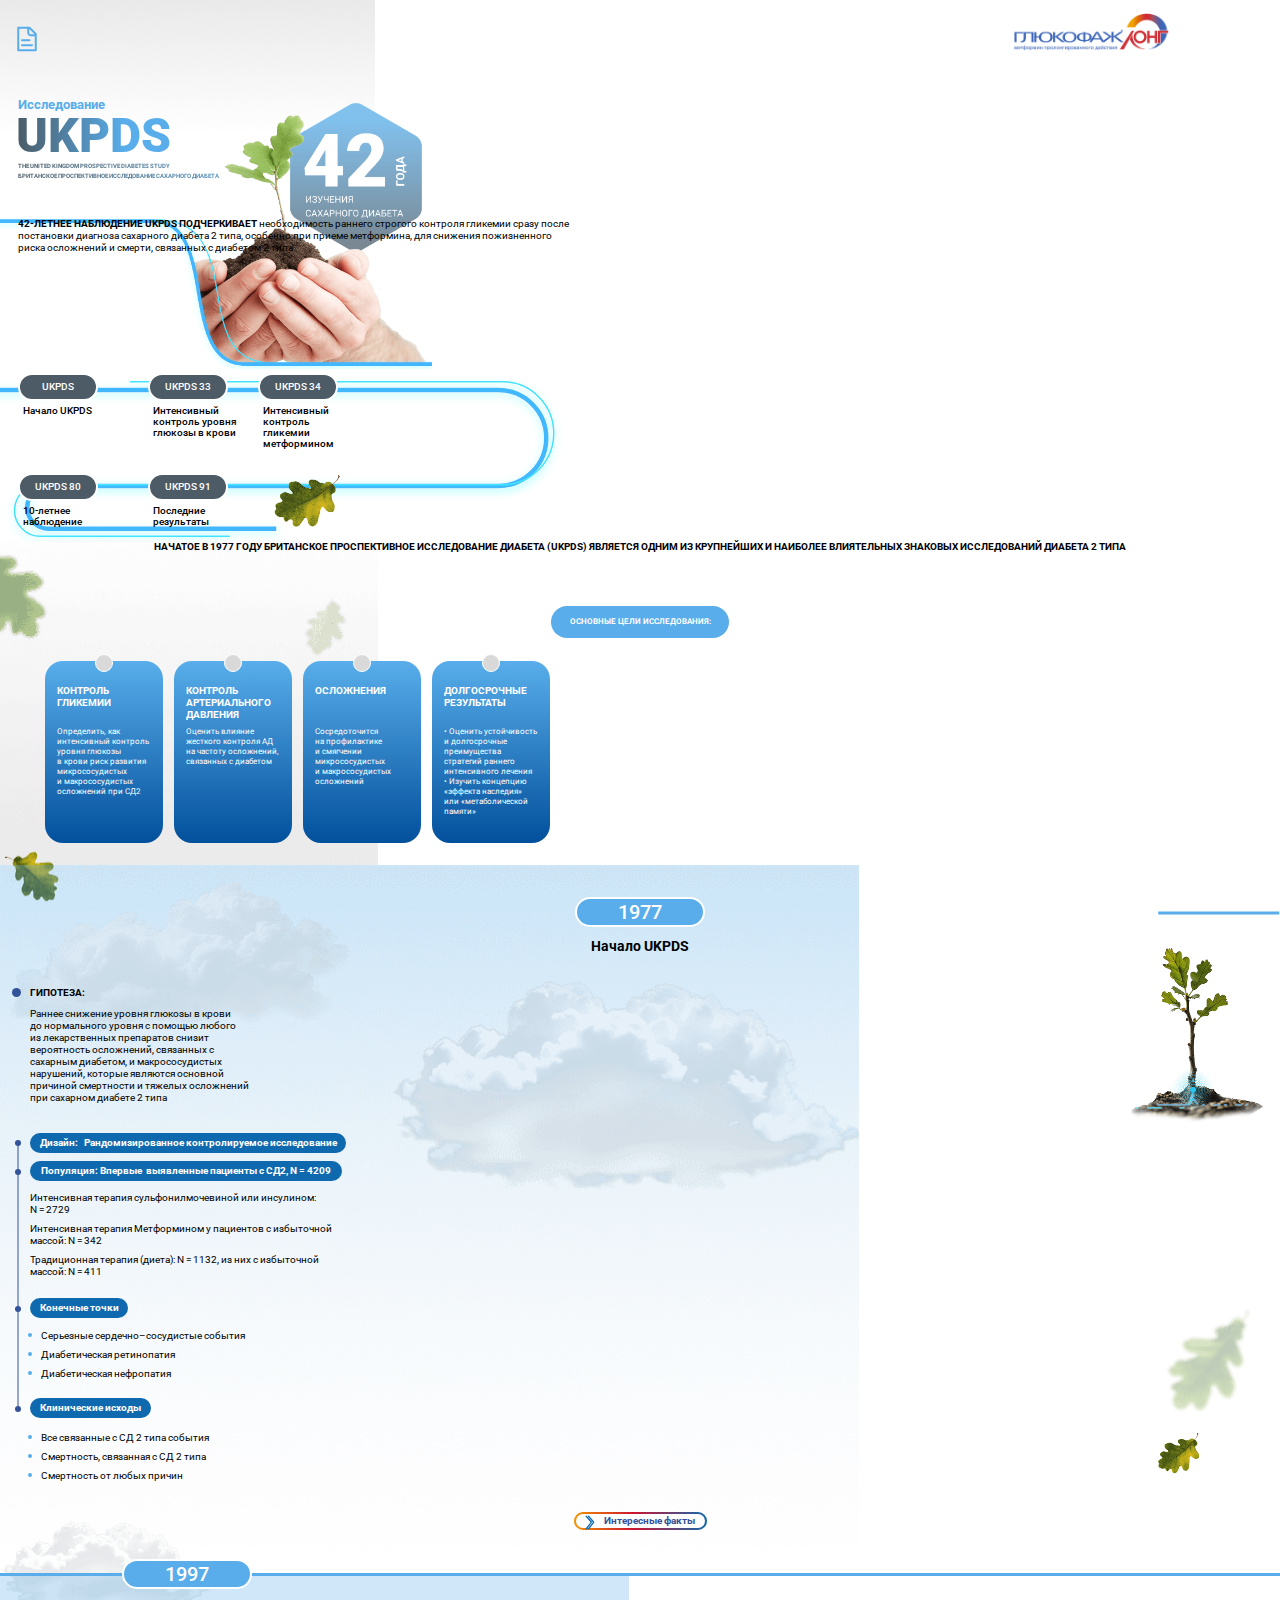
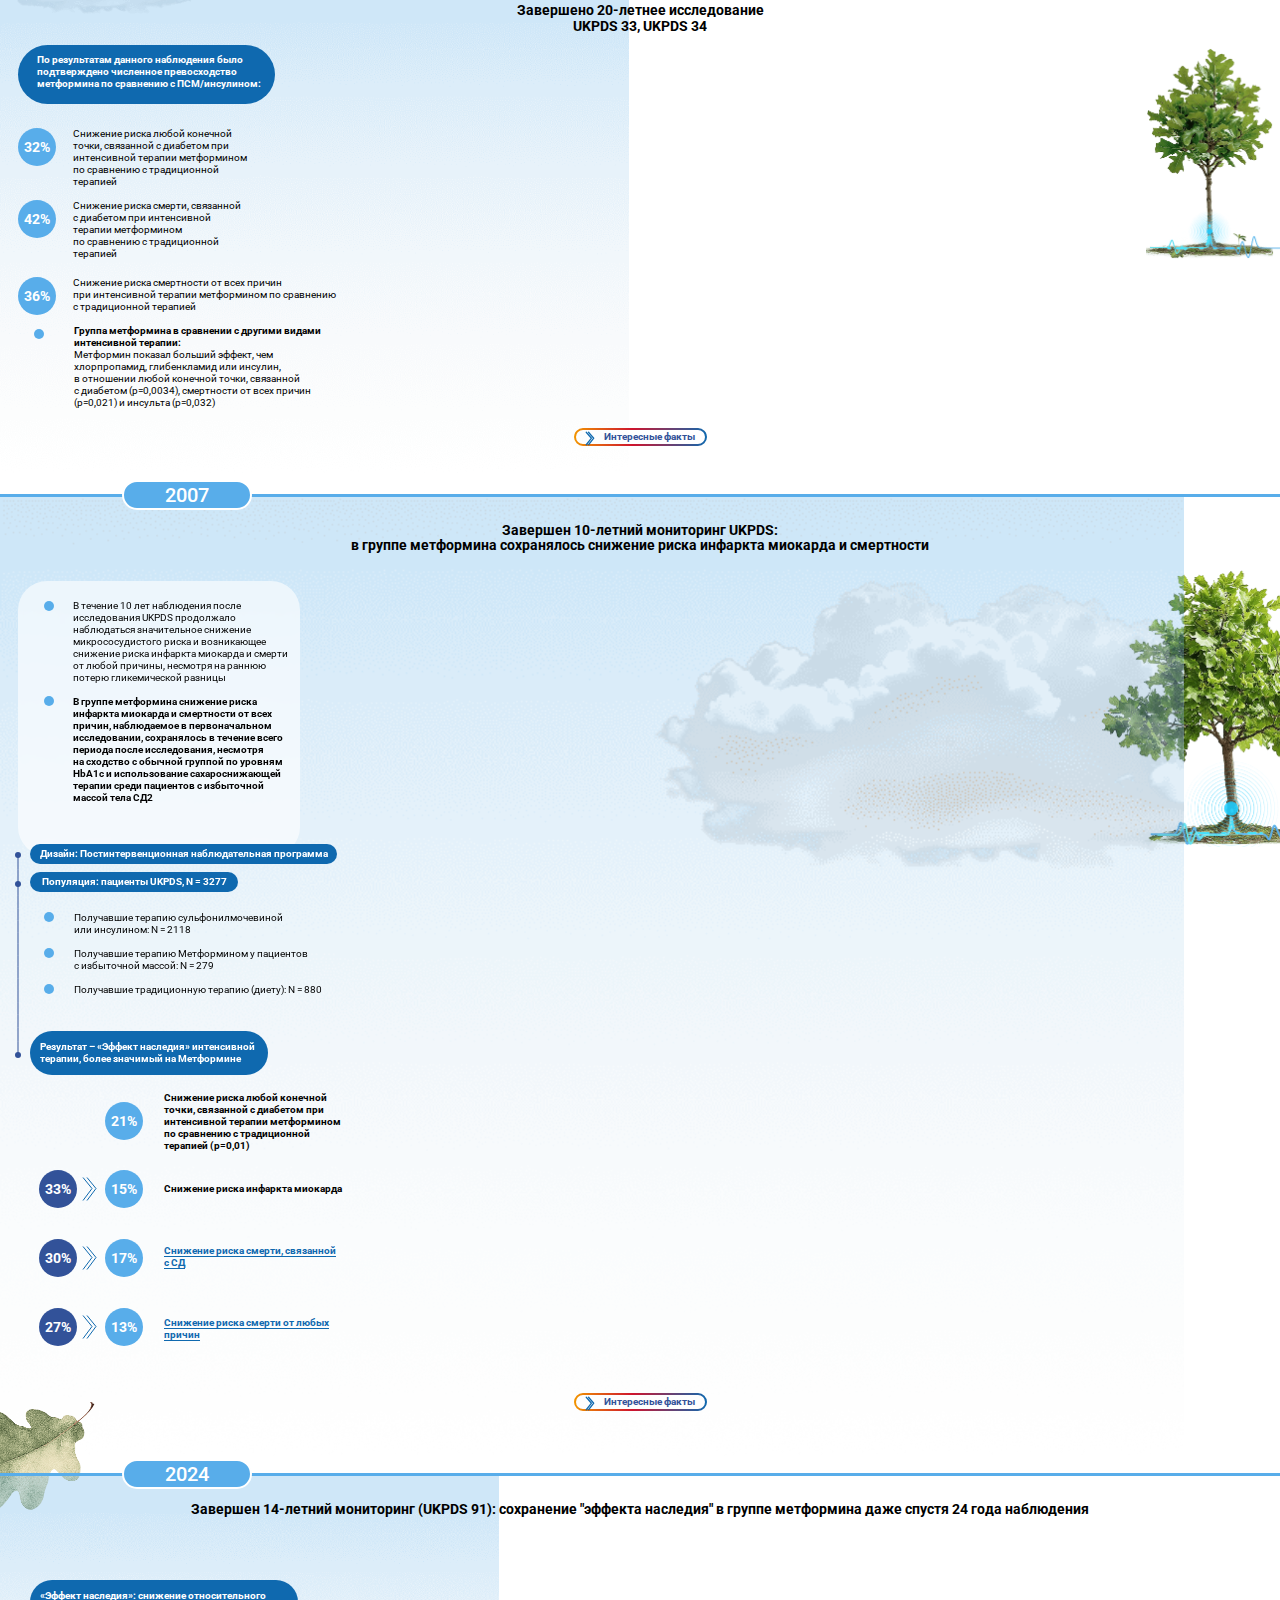
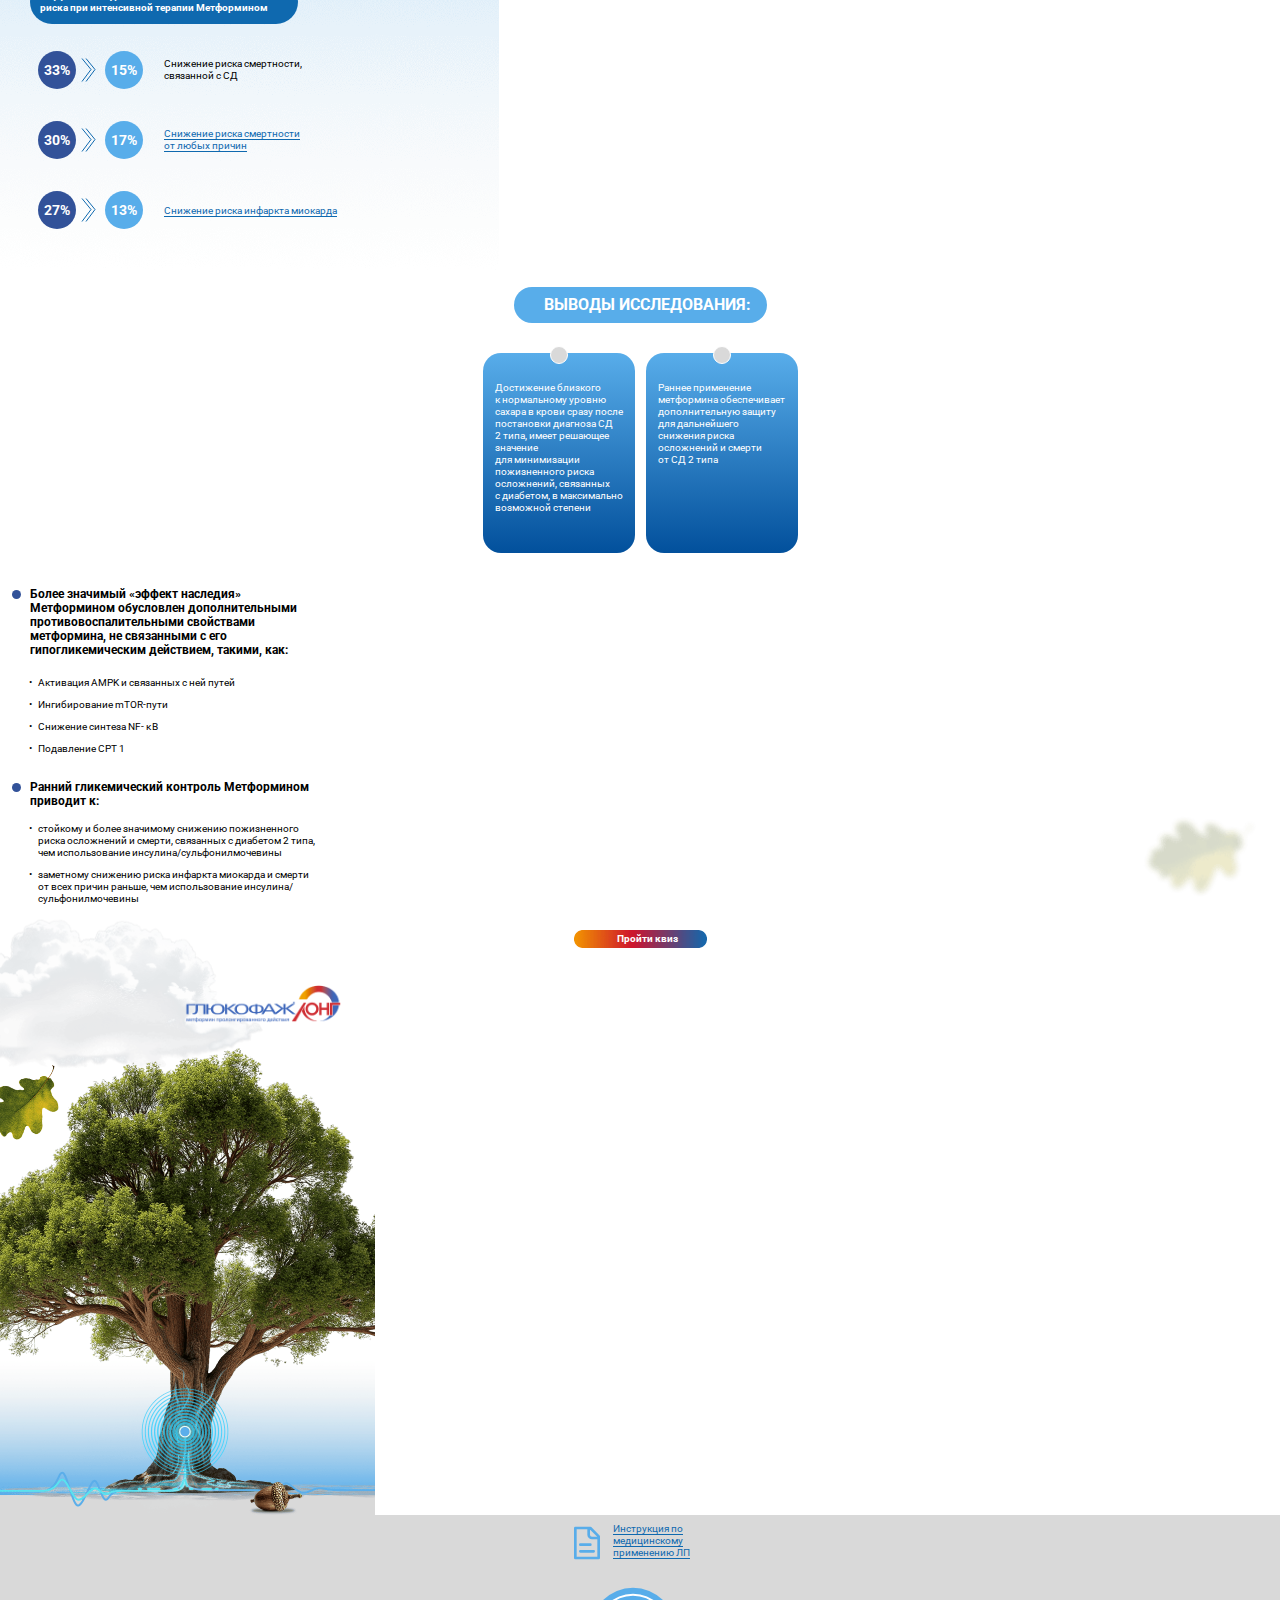
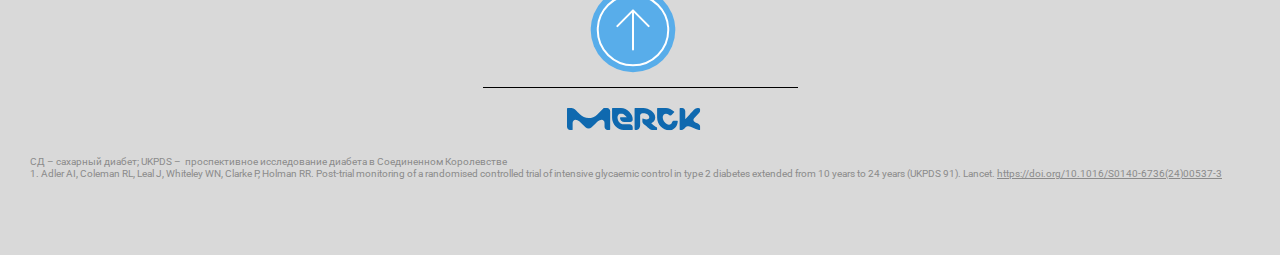
<file: mob/index.html>
<!DOCTYPE html>
<html lang="ru">

<head>
	<meta charset="UTF-8">
	<meta http-equiv="X-UA-Compatible" content="IE=edge">
	<meta name="description" content="Описание страницы" />
	<meta name="viewport" content="width=375">

	<title>Исследование UKPDS</title>
	<link rel="icon" href="img/favicon.ico">
	<link rel="stylesheet" href="css/main.css">
	<link rel="stylesheet" href="css/blocks.css">
	<link rel="stylesheet" href="css/popups.css">
	<script src="js/app.js" defer></script>
	<link rel="preconnect" href="https://fonts.googleapis.com">
	<link rel="preconnect" href="https://fonts.gstatic.com" crossorigin>
	<link href="https://fonts.googleapis.com/css2?family=Roboto:ital,wght@0,100..900;1,100..900&display=swap"
		rel="stylesheet">
</head>

<body class="container">

	<!--header-->
	<header class="header">
		<div class="header-menu">
			<a href="#" id="menu"><img class="header-menu-img" src="img/icons/doc.svg" alt="инструкции"></a>
		</div>
		<div class="header-logo">
			<img class="header-logo-img" src="img/logos/logo.png" alt="лого">
		</div>
	</header>

	<!--main-->
	<main class="main">
		<!--top-->
		<section>
			<div class="title__container">
				<h2 class="title__top">Исследование</h2>
				<hi class="title__abbr">UKPDS</hi>
				<div class="title__under-top">The United Kingdom Prospective Diabetes Study
				</div>
				<div class="title__under-bottom">Британское Проспективное исследование сахарного диабета</div>

				<div class="title__text">
					<span class="title__text-bold">42-летнее наблюдение UKPDS подчеркивает</span>
					необходимость раннего строгого контроля гликемии сразу после постановки диагноза сахарного диабета
					2&nbsp;типа, особенно при&nbsp;приеме метформина, для&nbsp;снижения пожизненного риска осложнений
					и&nbsp;смерти, связанных с&nbsp;диабетом 2&nbsp;типа
				</div>
			</div>
		</section>

		<!--steps-->
		<section>
			<div class="steps__container">
				<div class="steps__row">
					<div class="steps__col1">
						<div class="steps__item">
							UKPDS
						</div>
						<div class="steps__item-text">
							Начало UKPDS
						</div>
					</div>
					<div class="steps__col2">
						<div class="steps__item">
							UKPDS 33
						</div>
						<div class="steps__item-text">
							Интенсивный контроль уровня глюкозы в&nbsp;крови
						</div>
					</div>
					<div class="steps__col3">
						<div class="steps__item">
							UKPDS 34
						</div>
						<div class="steps__item-text">
							Интенсивный контроль гликемии метформином
						</div>
					</div>
				</div>
				<div class="steps__row">
					<div class="steps__col1">
						<div class="steps__item">
							UKPDS 80
						</div>
						<div class="steps__item-text">
							10-летнее<br>наблюдение
						</div>
					</div>
					<div class="steps__col2">
						<div class="steps__item">
							UKPDS 91
						</div>
						<div class="steps__item-text">
							Последние результаты
						</div>
					</div>
					<div class="steps__col3">
						<img class="steps__leaf" src="img/leaves/leaf1.png" alt="лист">
					</div>
				</div>
			</div>
		</section>

		<!--slider-->
		<section>
			<div class="slider__container">
				<div class="slider__top">
					Начатое в 1977 году Британское проспективное исследование диабета (UKPDS) является одним
					из&nbsp;крупнейших и&nbsp;наиболее влиятельных знаковых исследований диабета 2&nbsp;типа
				</div>
				<div class="slider__goals">
					Основные цели исследования:
				</div>

				<div class="slider__carousel">
					<img class="carousel__leaf" src="img/leaves/leaf2.png" alt="лист">

					<ul class="carousel">

						<li class="carousel__zero">
						</li>
						<li class="carousel__card">
							<div class="carousel__img">
							</div>
							<div class="carousel__title">
								Контроль гликемии
							</div>
							<div class="carousel__text">
								Определить, как интенсивный контроль уровня глюкозы в&nbsp;крови риск развития
								микрососудистых и&nbsp;макрососудистых осложнений при&nbsp;СД2
							</div>
						</li>
						<li class="carousel__card">
							<div class="carousel__img">
							</div>
							<div class="carousel__title">
								Контроль артериального давления
							</div>
							<div class="carousel__text">
								Оценить влияние жесткого контроля АД на&nbsp;частоту осложнений, связанных
								с&nbsp;диабетом
							</div>
						</li>
						<li class="carousel__card">
							<div class="carousel__img">
							</div>
							<div class="carousel__title">
								Осложнения
							</div>
							<div class="carousel__text">
								Сосредоточится на&nbsp;профилактике и&nbsp;смягчении микрососудистых
								и&nbsp;макрососудистых осложнений
							</div>
						</li>
						<li class="carousel__card">
							<div class="carousel__img">
							</div>
							<div class="carousel__title">
								Долгосрочные результаты
							</div>
							<div class="carousel__text">
								• Оценить устойчивость и&nbsp;долгосрочные преимущества стратегий раннего интенсивного
								лечения<br>
								• Изучить концепцию «эффекта наследия» или&nbsp;«метаболической памяти»
							</div>
						</li>
						<li class="carousel__zero">
						</li>
					</ul>
				</div>
			</div>
		</section>

		<!--block_1977-->
		<section>
			<div class="block_1977__container">
				<img class="block_1977__line-top" src="img/block_1977/line_top.svg" alt="линия">
				<div class="block_1977__year year">
					<div class="block_1977__year-inner year-inner">
						1977
					</div>
				</div>
				<div class="block_1977__title block-title">
					<h2>Начало UKPDS</h2>
				</div>

				<img class="block_1977__tree" src="img/block_1977/tree.png" alt="дерево">
				<div class="block_1977__tree-container">
					<div class="block_1977__tree-dot">
						<div class="dark-dot">
						</div>
					</div>
					<div class="block_1977__tree-block">
						<div class="block_1977__tree-title">
							Гипотеза:
						</div>
						<div class="block_1977__tree-text">
							Раннее снижение уровня глюкозы в&nbsp;крови до&nbsp;нормального уровня с помощью любого
							из&nbsp;лекарственных препаратов снизит вероятность осложнений, связанных с сахарным
							диабетом, и&nbsp;макрососудистых нарушений, которые являются основной причиной смертности
							и&nbsp;тяжелых
							осложнений при&nbsp;сахарном диабете 2&nbsp;типа
						</div>
					</div>
				</div>

				<div class="block_1977__main-container">
					<img class="block_1977__leaf3" src="img/block_1977/leaf3.png" alt="лист">
					<img class="block_1977__leaf4" src="img/block_1977/leaf4.png" alt="лист">

					<div class="block_1977__main-block">
						<div class="block_1977__main-line">
							<img src="img/block_1977/line.svg" alt="линия">
						</div>
						<div class="block_1977__main-content">
							<div class="block_1977__main1 dark-rounded">
								Дизайн:   Рандомизированное контролируемое исследование
							</div>
							<div class="block_1977__main2 dark-rounded">
								Популяция: Впервые  выявленные пациенты с&nbsp;СД2, N&nbsp;=&nbsp;4209
							</div>
							<div class="block_1977__main3 block_1977__main-text">
								Интенсивная терапия сульфонилмочевиной или&nbsp;инсулином: N&nbsp;=&nbsp;2729
							</div>
							<div class="block_1977__main4 block_1977__main-text">
								Интенсивная терапия Метформином у&nbsp;пациентов с&nbsp;избыточной массой:
								N&nbsp;=&nbsp;342
							</div>
							<div class="block_1977__main5 block_1977__main-text">
								Традиционная терапия (диета): N&nbsp;=&nbsp;1132, из&nbsp;них с&nbsp;избыточной массой:
								N&nbsp;=&nbsp;411
							</div>
							<div class="block_1977__main6 dark-rounded">
								Конечные точки
							</div>
							<div class="block_1977__main7 blue-list">
								<div class="small-dot">
								</div>
								<div class="block_1977__main7-text">
									Серьезные сердечно–сосудистые события
								</div>
							</div>
							<div class="block_1977__main8 blue-list">
								<div class="small-dot">
								</div>
								<div class="block_1977__main8-text">
									Диабетическая ретинопатия
								</div>
							</div>
							<div class="block_1977__main9 blue-list">
								<div class="small-dot">
								</div>
								<div class="block_1977__main9-text">
									Диабетическая нефропатия
								</div>
							</div>
							<div class="block_1977__main10 dark-rounded">
								Клинические исходы
							</div>
							<div class="block_1977__main11 blue-list">
								<div class="small-dot">
								</div>
								<div class="block_1977__main11-text">
									Все связанные с СД 2&nbsp;типа события
								</div>
							</div>
							<div class="block_1977__main12 blue-list">
								<div class="small-dot">
								</div>
								<div class="block_1977__main12-text">
									Смертность, связанная с&nbsp;СД 2&nbsp;типа
								</div>
							</div>
							<div class="block_1977__main13 blue-list">
								<div class="small-dot">
								</div>
								<div class="block_1977__main13-text">
									Смертность от любых причин
								</div>
							</div>
						</div>
					</div>
					<img class="block_1977__cloud" src="img/block_1977/cloud.png" alt="облако">
				</div>

				<button class="block_1977__button button" id="btn1977">
					<img class="block_1977__button-arrow button-arrow" src="img/buttons/arrow.svg" alt=">">
					<div class="block_1977__button-inner">
						Интересные факты
					</div>
				</button>

			</div>
		</section>

		<!--block_1997-->
		<section>
			<div class="block_1997__container">
				<div class="block_1997__year year">
					<div class="block_1997__year-inner year-inner">
						1997
					</div>
				</div>
				<div class="block_1997__title block-title">
					<h2>Завершено 20-летнее исследование<br>
						UKPDS 33, UKPDS 34</h2>
				</div>

				<img class="block_1997__tree" src="img/block_1997/tree.png" alt="дерево">

				<div class="block_1997__main">
					<div class="block_1997__main1 dark-rounded">
						По результатам данного наблюдения было подтверждено численное превосходство метформина
						по&nbsp;сравнению с&nbsp;ПСМ/инсулином:  
					</div>
					<div class="block_1997__main2 flex">
						<div class="huge-dot">
							32%
						</div>
						<div class="block_1997__main2-text">
							Снижение риска любой конечной точки, связанной с&nbsp;диабетом при интенсивной терапии
							метформином по&nbsp;сравнению с&nbsp;традиционной терапией
						</div>
					</div>
					<div class="block_1997__main3 flex">
						<div class="huge-dot">
							42%
						</div>
						<div class="block_1997__main3-text">
							Снижение риска смерти, связанной с&nbsp;диабетом при&nbsp;интенсивной терапии метформином
							по&nbsp;сравнению с&nbsp;традиционной терапией
						</div>
					</div>
					<div class="block_1997__main4 flex">
						<div class="huge-dot">
							36%
						</div>
						<div class="block_1997__main4-text">
							Снижение риска смертности от&nbsp;всех причин при&nbsp;интенсивной терапии метформином
							по&nbsp;сравнению с&nbsp;традиционной терапией
						</div>
					</div>
					<div class="block_1997__main5 flex">
						<div class="block_1997__main5-dot dot">
						</div>
						<div class="block_1997__main5-text">
							<b>Группа метформина в&nbsp;сравнении с&nbsp;другими видами интенсивной терапии:</b> <br>
							Метформин показал больший эффект, чем хлорпропамид, глибенкламид или инсулин,
							в&nbsp;отношении любой конечной точки, связанной с&nbsp;диабетом (p=0,0034), смертности
							от&nbsp;всех причин (p=0,021) и&nbsp;инсульта (p=0,032)
						</div>
					</div>
				</div>
				<button class="block_1997__button button" id="btn1997">
					<img class="block_1997__button-arrow button-arrow" src="img/buttons/arrow.svg" alt=">">
					<div class="block_1997__button-inner">
						Интересные факты
					</div>
				</button>
			</div>
		</section>

		<!--block_2007-->
		<section>
			<div class="block_2007__container">
				<div class="block_2007__year year">
					<div class="block_2007__year-inner year-inner">
						2007
					</div>
				</div>
				<div class="block_2007__title block-title">
					<h2>Завершен 10-летний мониторинг UKPDS:<br>
						в&nbsp;группе метформина сохранялось снижение риска инфаркта миокарда и&nbsp;смертности</h2>
				</div>

				<img class="block_2007__tree" src="img/block_2007/tree.png" alt="дерево">

				<div class="block_2007__main">
					<div class="block_2007__blur">
						<div class="block_2007__top1 flex">
							<div class="block_2007__top1-dot dot">
							</div>
							<div class="block_2007__top1-text">
								В течение 10 лет наблюдения после исследования UKPDS продолжало наблюдаться значительное
								снижение микрососудистого риска и&nbsp;возникающее снижение риска инфаркта миокарда
								и&nbsp;смерти от&nbsp;любой причины, несмотря на&nbsp;раннюю потерю гликемической
								разницы
							</div>
						</div>
						<div class="block_2007__top2 flex">
							<div class="block_2007__top2-dot dot">
							</div>
							<div class="block_2007__top2-text">
								<b>В группе метформина снижение риска инфаркта миокарда и&nbsp;смертности от&nbsp;всех
									причин, наблюдаемое в&nbsp;первоначальном исследовании, сохранялось в&nbsp;течение
									всего периода после исследования, несмотря на&nbsp;сходство с&nbsp;обычной группой
									по&nbsp;уровням HbA1c и&nbsp;использование сахароснижающей терапии среди пациентов
									с&nbsp;избыточной массой тела СД2</b>
							</div>
						</div>
					</div>
					<div class="block_2007__mid flex">
						<div class="block_2007__main-line">
							<img src="img/block_2007/line.svg" alt="линия">
						</div>
						<div class="block_2007__main-content">
							<div class="block_2007__main1 dark-rounded">
								Дизайн: Постинтервенционная наблюдательная программа
							</div>
							<div class="block_2007__main2 dark-rounded">
								Популяция: пациенты UKPDS, N&nbsp;=&nbsp;3277
							</div>
							<div class="block_2007__main3 blue-list">
								<div class="dot">
								</div>
								<div class="block_2007__main3-text">
									Получавшие терапию сульфонилмочевиной или&nbsp;инсулином: N&nbsp;=&nbsp;2118
								</div>
							</div>
							<div class="block_2007__main4 blue-list">
								<div class="dot">
								</div>
								<div class="block_2007__main4-text">
									Получавшие терапию Метформином у&nbsp;пациентов с&nbsp;избыточной массой:
									N&nbsp;=&nbsp;279
								</div>
							</div>
							<div class="block_2007__main5 blue-list">
								<div class="dot">
								</div>
								<div class="block_2007__main5-text">
									Получавшие традиционную терапию (диету): N&nbsp;=&nbsp;880
								</div>
							</div>
							<div class="block_2007__main6 dark-rounded">
								Результат – «Эффект наследия» интенсивной терапии, более значимый на&nbsp;Метформине
							</div>
						</div>
					</div>

					<div class="block_2007__bottom">
						<div class="block_2007__bottom1 flex">
							<div class="block_2007__bottom1-huge-dot huge-dot">
								21%
							</div>
							<div class="block_2007__bottom1-text">
								Cнижение риска любой конечной точки, связанной с&nbsp;диабетом при интенсивной терапии
								метформином по&nbsp;сравнению с&nbsp;традиционной терапией (p=0,01)
							</div>
						</div>
						<div class="block_2007__bottom2 flex">
							<div class="block_2007__bottom2-huge-dot-dark huge-dot-dark">
								33%
							</div>
							<img src="img/icons/arrow.svg" alt=">">
							<div class="block_2007__bottom2-huge-dot huge-dot">
								15%
							</div>
							<div class="block_2007__bottom2-text">
								Cнижение риска инфаркта миокарда
							</div>
						</div>
						<div class="block_2007__bottom3 flex">
							<div class="block_2007__bottom3-huge-dot-dark huge-dot-dark">
								30%
							</div>
							<img src="img/icons/arrow.svg" alt=">">
							<div class="block_2007__bottom3-huge-dot huge-dot">
								17%
							</div>
							<div class="block_2007__bottom3-text">
								<a href="#" id="graphics1" class="link-blue">Cнижение риска смерти, связанной
									с&nbsp;СД</a>
							</div>
						</div>
						<div class="block_2007__bottom4 flex">
							<div class="block_2007__bottom4-huge-dot-dark huge-dot-dark">
								27%
							</div>
							<img src="img/icons/arrow.svg" alt=">">
							<div class="block_2007__bottom4-huge-dot huge-dot">
								13%
							</div>
							<div class="block_2007__bottom4-text">
								<a href="#" id="graphics2" class="link-blue">Cнижение риска смерти от&nbsp;любых
									причин</a>
							</div>
						</div>
					</div>
				</div>
				<button class="block_2007__button button" id="btn2007">
					<img class="block_2007__button-arrow button-arrow" src="img/buttons/arrow.svg" alt=">">
					<div class="block_2007__button-inner">
						Интересные факты
					</div>
				</button>

				<img class="block_2007__leaf" src="img/block_2007/leaf5.png" alt="лист">
			</div>
		</section>

		<!--block_2024-->
		<section>
			<div class="block_2024__container">
				<div class="block_2024__year year">
					<div class="block_2024__year-inner year-inner">
						2024
					</div>
				</div>
				<div class="block_2024__title block-title">
					<h2>Завершен 14-летний мониторинг (UKPDS&nbsp;91): сохранение "эффекта наследия" в&nbsp;группе
						метформина даже спустя 24&nbsp;года наблюдения</h2>
				</div>

				<div class="block_2024__main">
					<div class="block_2024__main1 dark-rounded">
						«Эффект наследия»: снижение относительного риска при интенсивной терапии Метформином
					</div>

					<div class="block_2024__main2 flex">
						<div class="block_2024__main2-huge-dot-dark huge-dot-dark">
							33%
						</div>
						<img src="img/icons/arrow.svg" alt=">">
						<div class="block_2024__main2-huge-dot huge-dot">
							15%
						</div>
						<div class="block_2024__main2-text">
							Снижение риска смертности, связанной с&nbsp;СД
						</div>
					</div>
					<div class="block_2024__main3 flex">
						<div class="block_2024__main3-huge-dot-dark huge-dot-dark">
							30%
						</div>
						<img src="img/icons/arrow.svg" alt=">">
						<div class="block_2024__main3-huge-dot huge-dot">
							17%
						</div>
						<div class="block_2024__main3-text">
							<a href="#" id="graphics3" class="link-blue">Снижение риска смертности от&nbsp;любых
								причин</a>
						</div>
					</div>
					<div class="block_2024__main4 flex">
						<div class="block_2024__main4-huge-dot-dark huge-dot-dark">
							27%
						</div>
						<img src="img/icons/arrow.svg" alt=">">
						<div class="block_2024__main4-huge-dot huge-dot">
							13%
						</div>
						<div class="block_2024__main4-text">
							<a href="#" id="graphics4" class="link-blue">Снижение риска инфаркта миокарда</a>
						</div>
					</div>
				</div>			

			</div>
		</section>

		<!--fin-->
		<section>
			<div class="fin__container">
				<img class="fin__leaf" src="img/fin/leaf5.png" alt="лист">
				<img class="fin__cloud" src="img/fin/cloud.png" alt="облако">

				<div class="fin__title">
					<h2>Выводы исследования:</h2>
				</div>

				<div class="fin__carousel">
					<ul class="fin__carousel-ul">
						<li class="fin__carousel-card">
							<div class="fin__carousel-img">
							</div>
							<div class="fin__carousel-text">
								Достижение близкого к&nbsp;нормальному уровню сахара в&nbsp;крови сразу после постановки
								диагноза СД 2&nbsp;типа, имеет решающее значение для&nbsp;минимизации пожизненного риска
								осложнений, связанных с&nbsp;диабетом, в&nbsp;максимально возможной степени
							</div>
						</li>
						<li class="fin__carousel-card">
							<div class="fin__carousel-img">
							</div>
							<div class="fin__carousel-text">
								Раннее применение метформина обеспечивает дополнительную защиту для&nbsp;дальнейшего
								снижения риска осложнений и&nbsp;смерти от&nbsp;СД 2&nbsp;типа
							</div>
						</li>
					</ul>
				</div>

				<div class="fin__main1 flex">
					<div class="fin__main1-dot">
						<div class="dark-dot">
						</div>
					</div>
					<div class="fin__main1-block">
						<div class="fin__main1-title">
							Более значимый «эффект наследия» Метформином обусловлен дополнительными
							противовоспалительными свойствами метформина, не&nbsp;связанными с&nbsp;его
							гипогликемическим действием, такими, как:
						</div>
						<div class="fin__main1-text">
							<ul>
								<li>Активация AMPK и&nbsp;связанных с&nbsp;ней путей</li>
								<li>Ингибирование mTOR-пути</li>
								<li>Снижение синтеза NF- κB</li>
								<li>Подавление CPT&nbsp;1</li>
							</ul>
						</div>
					</div>
				</div>
				<div class="fin__main2 flex">
					<div class="fin__main2-dot">
						<div class="dark-dot">
						</div>
					</div>
					<div class="fin__main2-block">
						<div class="fin__main2-title">
							Ранний гликемический контроль Метформином приводит к:
						</div>
						<div class="fin__main2-text">
							<ul>
								<li>стойкому и более значимому снижению пожизненного риска осложнений и&nbsp;смерти,
									связанных с&nbsp;диабетом 2&nbsp;типа, чем использование инсулина/сульфонилмочевины
								</li>
								<li>заметному снижению риска инфаркта миокарда и&nbsp;смерти от&nbsp;всех причин раньше,
									чем использование инсулина/сульфонилмочевины</li>
							</ul>
						</div>
					</div>
				</div>
				
				<button class="fin__button button_quiz" id="quiz">
					<img class="fin__button-arrow button-arrow2" src="img/buttons/button_arrow-wh.svg" alt=">">
					<div class="fin__button-inner">
						Пройти квиз
					</div>
				</button>
			</div>
		</section>

		<!--popup menu-->
		<section>
			<div class="popupMenu__bg">
				<img class="close-popupMenu" src="img/buttons/close.svg" alt="Закрыть">
				<div class="popupMenu">
					<div class="popupMenu__header">
						Ссылки на Государственный реестр лекарственных средств
					</div>

					<div class="popupMenu__title">
						Инструкция по медицинскому применению ЛП Глюкофаж<sup>®</sup> Лонг
					</div>
					<div class="popupMenu__links flex">
						<div id="qr1" class="popupMenu__link popupMenu__link1">1000 мг</div>
						<div id="qr2" class="popupMenu__link popupMenu__link1">750 мг</div>
						<div id="qr3" class="popupMenu__link popupMenu__link1">500 мг</div>
					</div>
					<div class="popupMenu__text">
						Номера РУ :<br>
						Глюкофаж Лонг 500 мг LP-No(005399)-(RG-RU)-070524<br>
						Глюкофаж Лонг 750 мг LP-No(005896)-(RG-RU)-290125<br>
						Глюкозаж Лонг 1000 мг -LP-No(005878)-(RG-RU)-230125
					</div>

					<div class="popupMenu__title">
						Глюкованс<sup>®</sup>
					</div>
					<div class="popupMenu__links">
						<div id="qr4" class="popupMenu__link popupMenu__link2">
							2,5мг/500мг; 5мг/500мг
						</div>
					</div>
					<div class="popupMenu__text">
						ЛП-№(004241)-(РГ-RU) от 10.01.2024
					</div>

					<div class="popupMenu__title">
						Инвокана<sup>®</sup>
					</div>
					<div class="popupMenu__links">
						<div id="qr5" class="popupMenu__link popupMenu__link3">
							100 мг, 300 мг
						</div>
					</div>
					<div class="popupMenu__text">
						ЛП-N (003925)-(РГ-RU) от 23.09.2024
					</div>
				</div>
				<img class="popupMenu__leaf" src="img/popups/leaf-menu.png" alt="лист">
			</div>
		</section>

		<!--popup facts-->
		<section>
			<div class="popupFacts__bg popupFacts__bg1977">
				<img class="close-popupFacts close-popupFacts1977" src="img/buttons/close-light.svg" alt="Закрыть">
				<div class="popupFacts popupFacts1977">
					<div class="year">
						<div class="year-inner">
							1977
						</div>
					</div>
					<div class="popupFacts__header">
						интересные факты
					</div>
					<div class="popupFacts__main flex">
						<img class="popupFacts__img" src="img/block_1977/facts1.png" alt="факты">
						<div class="popupFacts__text">
							Открыты кольца Урана
						</div>
					</div>
					<div class="popupFacts__main flex">
						<img class="popupFacts__img" src="img/block_1977/facts2.png" alt="факты">
						<div class="popupFacts__text">
							Атомоход «Арктика» первым из&nbsp;надводных кораблей достиг Северного полюса Земли
						</div>
					</div>
					<div class="popupFacts__main flex">
						<img class="popupFacts__img" src="img/block_1977/facts3.png" alt="факты">
						<div class="popupFacts__text">
							Сразу две песни Queen “We&nbsp;will Rock You” и&nbsp;“We&nbsp;Are The&nbsp;Champions” стали
							лучшими в&nbsp;году
						</div>
					</div>
					<div class="popupFacts__main flex">
						<img class="popupFacts__img" src="img/block_1977/facts4.png" alt="факты">
						<div class="popupFacts__text">
							Опубликована повесть Кира Булычева «Сто лет тому вперёд»
						</div>
					</div>
					<img class="popupFacts__leaf1" src="img/popups/leaf_facrs.png" alt="лист">

					<div class="popup_button">
						<img class="popup_button-arrow-wh" src="img/buttons/button_arrow-wh.svg" alt="➾">
						<div class="popup_button-text">
							Интересные факты
						</div>
					</div>
				</div>
			</div>

			<div class="popupFacts__bg popupFacts__bg1997">
				<img class="close-popupFacts close-popupFacts1997" src="img/buttons/close-light.svg" alt="Закрыть">
				<div class="popupFacts popupFacts1997">
					<div class="year">
						<div class="year-inner">
							1997
						</div>
					</div>
					<div class="popupFacts__header">
						интересные факты
					</div>
					<div class="popupFacts__main flex">
						<img class="popupFacts__img" src="img/block_1997/facts1.png" alt="факты">
						<div class="popupFacts__text">
							Компания «Intel» официально представила микропроцессор Pentium&nbsp;II
						</div>
					</div>
					<div class="popupFacts__main flex">
						<img class="popupFacts__img" src="img/block_1997/facts2.png" alt="факты">
						<div class="popupFacts__text">
							Альбом «Spice» группы Spice Girls стал самым продаваемым в&nbsp;США и&nbsp;Великобритании
						</div>
					</div>
					<div class="popupFacts__main flex">
						<img class="popupFacts__img" src="img/block_1997/facts3.png" alt="факты">
						<div class="popupFacts__text">
							Опубликован роман Джоан Роулинг «Гарри Поттер и&nbsp;философский камень»
						</div>
					</div>
					<img class="popupFacts__leaf2" src="img/popups/leaf_facrs.png" alt="лист">

					<div class="popup_button">
						<img class="popup_button-arrow-wh" src="img/buttons/button_arrow-wh.svg" alt="➾">
						<div class="popup_button-text">
							Интересные факты
						</div>
					</div>
				</div>
			</div>

			<div class="popupFacts__bg popupFacts__bg2007">
				<img class="close-popupFacts close-popupFacts2007" src="img/buttons/close-light.svg" alt="Закрыть">
				<div class="popupFacts popupFacts2007">
					<div class="year">
						<div class="year-inner">
							2007
						</div>
					</div>
					<div class="popupFacts__header">
						интересные факты
					</div>
					<div class="popupFacts__main flex">
						<img class="popupFacts__img" src="img/block_2007/facts1.png" alt="факты">
						<div class="popupFacts__text">
							Крейгом Вентером создан первый экземпляр искусственного генома
						</div>
					</div>
					<div class="popupFacts__main flex">
						<img class="popupFacts__img" src="img/block_2007/facts2.png" alt="факты">
						<div class="popupFacts__text">
							Сочи избран столицей Зимних Олимпийских игр 2014&nbsp;года
						</div>
					</div>
					<div class="popupFacts__main flex">
						<img class="popupFacts__img" src="img/block_2007/facts3.png" alt="факты">
						<div class="popupFacts__text">
							Led Zeppelin возродилась в&nbsp;«золотом» составе, за&nbsp;барабаны сел сын погибшего
							барабанщика Джона Бонэма Джэйсон Бонэм
						</div>
					</div>
					<img class="popupFacts__leaf2" src="img/popups/leaf_facrs.png" alt="лист">

					<div class="popup_button">
						<img class="popup_button-arrow-wh" src="img/buttons/button_arrow-wh.svg" alt="➾">
						<div class="popup_button-text">
							Интересные факты
						</div>
					</div>
				</div>
			</div>

		</section>

		<!--popup graphics-->
		<section>
			<div class="popupGr__bg popupGr__bg1">
				<img class="close-popupGr close-popupGr1" src="img/buttons/close.svg" alt="Закрыть">
				<div class="popupGr popupGr1">
					<img class="popupGr-img" src="img/popups/graph1.svg" alt="график1">
				</div>
			</div>
			<div class="popupGr__bg popupGr__bg2">
				<img class="close-popupGr close-popupGr2" src="img/buttons/close.svg" alt="Закрыть">
				<div class="popupGr popupGr2">
					<img class="popupGr-img" src="img/popups/graph2.svg" alt="график2">
				</div>
			</div>
			<div class="popupGr__bg popupGr__bg3">
				<img class="close-popupGr close-popupGr3" src="img/buttons/close.svg" alt="Закрыть">
				<div class="popupGr popupGr3">
					<img class="popupGr-img" src="img/popups/graph3.svg" alt="график3">
				</div>
			</div>
			<div class="popupGr__bg popupGr__bg4">
				<img class="close-popupGr close-popupGr4" src="img/buttons/close.svg" alt="Закрыть">
				<div class="popupGr popupGr4">
					<img class="popupGr-img" src="img/popups/graph4.svg" alt="график4">
				</div>
			</div>
		</section>
	</main>

	<!--footer-->
	<footer class="footer">
		<div class="footer-logo">
			<img class="footer-logo-img" src="img/logos/logo.png" alt="лого">
		</div>
		<img class="footer__leaf" src="img/footer/leaf6.png" alt="лист">
		<img class="footer__tree" src="img/footer/tree.png" alt="дерево">

		<div class="footer__main">
			<div class="footer__main-doc flex">
				<img class="footer__main-img" src="img/icons/doc.svg" alt="инструкции">
				<div class="footer__main-link">
					<a id="menuBottom" class="link-blue">Инструкция по медицинскому применению ЛП</a>
				</div>
			</div>
			<div class="footer__main-btn">
				<a id="toTop"><img src="img/buttons/up.svg" alt="вверх"></a>
			</div>
		</div>
		<div class="footer__bottom">
			<img class="footer__bottom-logo" src="img/logos/logo2.svg" alt="MERCK">
			<div class="footer__bottom-text">
				СД – сахарный диабет; UKPDS –  проспективное исследование диабета в&nbsp;Соединенном Королевстве<br>
				1. Adler AI, Coleman RL, Leal J, Whiteley WN, Clarke P, Holman RR. Post-trial monitoring of a randomised
				controlled trial of intensive glycaemic control in type 2 diabetes extended from 10 years to 24 years
				(UKPDS 91). Lancet. <a class="footer-link" href="https://doi.org/10.1016/S0140-6736(24)00537-3"
					target="_blank">https://doi.org/10.1016/S0140-6736(24)00537-3</a>

			</div>
		</div>
	</footer>
</body>

</html>
</file>
<file: desc/css/slides.css>
/* slide0 */
.slide0_layer1 {
    background-image: url(../img/background/back.png);
    background-position: 0px 1px;
}

.slide0__top-container {
    display: flex;
    z-index: 2;
    position: relative;
    flex-direction: row;
    width: 100%;
}

.slide0__main-container {
    width: 700px;
    opacity: 0;
    transition: all 1s ease;
}

.slide0__main-container-title {
    padding-top: 116px;
    padding-left: 137px;
    font-size: 45px;
    font-weight: 700;
}

.slide0__main-title-abbr {
    font-size: 160px;
    font-weight: 900;
    line-height: 162px;
    margin-left: -5px;

}

.slide0__main-text-top,
.slide0__main-text-bottom {
    font-size: 16px;
    font-weight: 700;
    line-height: 40px;
}

.slide0__main-title {
    color: var(--light-blue);
}

.slide0__main-text-top,
.slide0__main-text-bottom,
.slide0__main-title-abbr {
    background: -webkit-linear-gradient(90deg, rgb(75, 91, 102), rgb(88, 173, 234) 70%);
    background: -moz-linear-gradient(90deg, rgb(75, 91, 102), rgb(88, 173, 234) 70%);
    background: linear-gradient(90deg, rgb(75, 91, 102), rgb(88, 173, 234) 70%);
    color: transparent;
    background-clip: text;
    -webkit-text-fill-color: transparent;
    -webkit-background-clip: text;
    text-transform: uppercase;
}

.slide0__main-text-top {
    padding-top: 11px;
    border-bottom: 1px solid var(--black);
}

.slide0__center-container {
    margin-top: 95px;
    padding-top: 86px;
    padding-left: 42px;
    background-image: url(../img/screen-0/hexagon.png);
    width: 404px;
    height: 460px;
    background-repeat: no-repeat;
    background-size: contain;
    transition: all 2s ease;
    transform: translateX(600px);
    color: var(--white);
    text-transform: uppercase;
    font-size: 30px;
    font-weight: 700;
    line-height: 35px;

}

.slide0__year {
    font-size: 205px;
    font-weight: 900;
    line-height: 190px;
    width: 230px;
    text-align: right;
}

.slide0__year-text {
    transform: rotate(270deg);
    position: fixed;
    top: 193px;
    left: 279px;
    font-size: 33px;
}

.slide0__center-text {
    font-weight: 400;
    padding-top: 6px;
}

/* в IE не работает */
@property --num {
    syntax: '<integer>';
    inherits: true;
    initial-value: 0;
}

.slide0__year::before {
    counter-reset: my-counter var(--num);
    content: counter(my-counter);
    animation: count 2s forwards ease-out 1s;
    text-align: right;
}

@keyframes count {
    to {
        --num: 42
    }
}

.slide0__info-container {
    color: var(--black);
    font-size: 24px;
    font-weight: 400;
    line-height: 30px;
    width: 400px;
    transform: translateX(336px);
    transition: all 1s ease;
    padding-top: 208px;
    padding-right: 60px;
    opacity: 0;
}

.slide0__info-header {
    font-weight: 700;
    text-transform: uppercase;
}

/* листья */
.slide0_layer4__leaf1 {
    position: absolute;
    right: 166px;
    top: 16px;
    transition: all 2s ease;
    transform: translate3d(600px, 160px, 0px);
}

.slide0_layer5__leaf2 {
    position: absolute;
    left: 597px;
    top: 42px;
    transition: all 2s ease;
    transition-delay: 1s;
    transform: translate3d(700px, 160px, 0px);
}

.slide0_layer5__leaf3 {
    position: absolute;
    right: 472px;
    top: 70px;
    transition: all 2s ease;
    transition-delay: 1.5s;
    transform: translate3d(600px, 160px, 0px);
}

.slide0_layer3__main {
    transition: all 2s ease;
    position: absolute;
    inset: -15px 0 0 720px;
    transform: scale(1.12);
    z-index: 11;
}

.slide0_layer3__nuts {
    bottom: 210px;
    left: 145px;
    position: absolute;
    transition: all 2s ease;
    opacity: 0;
}

.slide0_layer3__circle-container {
    bottom: 294px;
    left: 56px;
    position: absolute;
    transition: all 2s ease;
    width: 200px;
    height: 200px;
    display: flex;
    align-items: center;
    justify-content: center;
    overflow: hidden;
}

.slide0_layer5__lines {
    transition: all 2s ease;
    opacity: 0;
}

/* полоски */
.slide0_layer5__line-top {
    position: absolute;
    bottom: 279px;
    left: 143px;
    z-index: 10;
    animation: clip-fade 12s ease;

    -webkit-mask-image: linear-gradient(90deg, #fff 50%, #0000 50%);
    mask-image: linear-gradient(90deg, #fff 50%, #0000 50%);
    -webkit-mask-size: 220% 100%;
    mask-size: 220% 100%;
    -webkit-mask-position: right;
    mask-position: right;
}

.slide0_layer5__line-wh {
    position: absolute;
    bottom: 279px;
    left: 143px;
    z-index: 9;
    opacity: 0;
}

.slide0_layer5__line-bottom {
    position: absolute;
    bottom: 292px;
    left: 341px;
    z-index: 8;
    animation: clip-fade 12s forwards ease 0.5s;

    -webkit-mask-image: linear-gradient(90deg, #fff 50%, #0000 50%);
    mask-image: linear-gradient(90deg, #fff 50%, #0000 50%);
    -webkit-mask-size: 220% 100%;
    mask-size: 220% 100%;

    -webkit-mask-position: right;
    mask-position: right;
}

@keyframes clip-fade {
    0% {}

    100% {
        -webkit-mask-position: left;
        mask-position: left;
    }
}

.animation__move-img {
    mask-image: url(../img/screen-0/gradient_mask1.png);
    -webkit-mask-image: url(../img/screen-0/gradient_mask1.png);
    -webkit-mask-size: 300% 100%;
    mask-size: 300% 100%;
    animation: move 5s forwards infinite;
}

@keyframes move {
    0% {
        -webkit-mask-position: right;
        mask-position: right;
    }

    100% {
        -webkit-mask-position: left;
        mask-position: left;
    }
}

/* этапы */
.slide0_layer4__stages {
    top: 753px;
    left: 457px;
    position: absolute;
    transition: all 1s ease;
    opacity: 1;
    display: flex;
    flex-direction: row;
    gap: 53px;
    text-align: center;
}

.slide0_layer4__stage {
    opacity: 0;
    animation: bounce 2s forwards ease;
}

.slide0_layer4__stage_name {
    background-color: var(--dark-grey);
    color: var(--white);
    font-size: 28px;
    font-weight: 500;
    line-height: 28px;
    border: 2px solid var(--white);
    border-radius: 33px;
    width: 200px;
    height: 42px;
    padding-top: 5px;
    margin: 0 auto;
    cursor: pointer;
    margin-bottom: 10px;
}
.slide0_layer4__stage_name:hover {
    transition: all 0.5s ease;
	box-shadow: 0 5px 10px rgba(0, 0, 0, 0.2);  
    margin-top: -10px;
}

.slide0_layer4__stage_descr {
    color: var(--black);
    font-size: 19px;
    font-weight: 400;
    line-height: 19px;
}

@keyframes bounce {
    0% {
        transform: translateY(100px);
        opacity: 0;
    }

    60% {
        transform: translateY(-10px);
    }

    100% {
        transform: translateY(0px);
        opacity: 1;
    }
}

/* slide1 */
/* main*/
.slide1_layer1 {
    background-image: url(../img/background/back.png);
    background-position: 0px 1px;
}

.slide1_layer5 {
    z-index: 100;
}

.slide1__top-container {
    display: flex;
    z-index: 2;
    position: relative;
    flex-direction: row;
    width: 100%;
}

.slide1__main-container {
    width: 100%;
    padding-top: 147px;
    padding-left: 308px;
    text-transform: uppercase;
    display: flex;
    flex-direction: row;
}

.slide1__main-container-title {
    font-size: 25px;
    font-weight: 700;
    opacity: 0;
    transition: all 1s ease;
}

.slide1__main-title {
    color: var(--light-blue);
    font-weight: 700;
}

.slide1__main-title-abbr {
    font-size: 80px;
    font-weight: 900;
    line-height: 87px;
    margin-left: -2px;
    background: -webkit-linear-gradient(90deg, rgb(75, 91, 102), rgb(88, 173, 234) 95%);
    background: -moz-linear-gradient(90deg, rgb(75, 91, 102), rgb(88, 173, 234) 95%);
    background: linear-gradient(90deg, rgb(75, 91, 102), rgb(88, 173, 234) 95%);
    color: transparent;
    background-clip: text;
    -webkit-text-fill-color: transparent;
    -webkit-background-clip: text;
    text-transform: uppercase;
}

.slide1__main-container-line {
    background-image: url(../img/screen-1/line_top.svg);
    width: 25px;
    height: 115px;
    margin-top: 5px;
    margin-left: 121px;
    opacity: 0;
    transition: all 1s ease;
}

.slide1__main-container-text {
    padding-left: 118px;
    padding-right: 210px;
    font-size: 25px;
    font-weight: 500;
    line-height: 40px;
    opacity: 0;
    transition: all 1s ease;
}

.slide1__title-back {
    width: 54px;
    height: 54px;
    margin-left: 143px;
    margin-top: 326px;
    border-radius: 33px;
    font-size: 25px;
    font-weight: 500;
    line-height: 30px;
    opacity: 0;
    transition: all 1s ease;
    background-color: var(--light-blue);
    color: var(--white);
    text-align: center;
    text-transform: uppercase;
    position: absolute;
}

.slide1__title-text {
    width: 471px;
    margin-left: 143px;
    margin-top: 326px;
    font-size: 25px;
    font-weight: 500;
    line-height: 30px;
    opacity: 0;
    transition: all 1s ease 1s;
    color: var(--white);
    text-align: center;
    text-transform: uppercase;
    padding: 12px 0;
    position: absolute;
}

/* листья */
.slide1_layer5__leaf2 {
    position: absolute;
    right: -150px;
    top: -150px;
    transition: all 2s ease;
}

.slide1_layer5__leaf3 {
    position: absolute;
    right: -250px;
    top: -150px;
    transition: all 2s ease;
    transition-delay: 1s;
}

.slide1_layer4__leaf1 {
    position: absolute;
    left: 2750px;
    top: -150px;
    transition: all 2s ease;
}

/* полоски */
.slide1_layer5__lines {
    top: 631px;
    position: absolute;
    left: 149px;
    opacity: 0;
    transition-delay: 1s;
}

.slide1_layer5__line-wh {
    position: absolute;
    left: 0;
    z-index: -1;
    opacity: 0;
}

.animation__line-slide1 {
    animation: clip-fade-slide1 12s forwards ease;

    -webkit-mask-image: linear-gradient(90deg, #fff 50%, #0000 50%);
    mask-image: linear-gradient(90deg, #fff 50%, #0000 50%);
    -webkit-mask-size: 220% 100%;
    mask-size: 220% 100%;
    -webkit-mask-position: right;
    mask-position: right;
}

@keyframes clip-fade-slide1 {
    0% {}

    100% {
        -webkit-mask-position: left;
        mask-position: left;
    }
}

.animation__move-img-slide1 {
    mask-image: url(../img/screen-0/gradient_mask1.png);
    -webkit-mask-image: url(../img/screen-0/gradient_mask1.png);
    -webkit-mask-size: 300% 100%;
    mask-size: 300% 100%;
    animation: move-slide1 5s forwards infinite;
}

@keyframes move-slide1 {
    0% {
        -webkit-mask-position: right;
        mask-position: right;
    }

    100% {
        -webkit-mask-position: left;
        mask-position: left;
    }
}

/* кружки */
.slide1_layer3__circle-container {
    bottom: 149px;
    position: absolute;
    transition: all 2s ease;
    width: 200px;
    height: 200px;
    display: flex;
    align-items: center;
    justify-content: center;
    overflow: hidden;
}

.slide1_layer3__circle-container-first {
    left: 56px;
}

.slide1_layer3__circle-container-second {
    left: 491px;
    transition: all 2s ease;
    transition-delay: 2.5s;
}

.slide1_layer3__circle-container-third {
    left: 919px;
    transition: all 2s ease;
}

.slide1_layer3__circle-container-fourth {
    left: 1291px;
    transition: all 2s ease;
}

.slide1_layer3__line-container {
    position: absolute;
    top: 887px;
}

/* инфо блоки */
.slide1_layer4__info-container {
    top: 419px;
    left: 157px;
    position: absolute;
    transition: all 2s ease;
    width: 100%;
    display: flex;
    color: var(--black);
    opacity: 0;
}

.slide1_layer4__info-header {
    font-size: 19px;
    font-weight: 700;
    line-height: 40px;
    text-transform: uppercase;
}

.slide1_layer4__info-text {
    font-size: 19px;
    font-weight: 400;
    line-height: 23px;
    padding-top: 7px;
    padding-right: 67px;
}

.slide1_layer4__info-text ul {
    position: relative;
}

.slide1_layer4__info-text ul li {
    padding-left: 31px;
    padding-bottom: 22px;
}

.slide1_layer4__info-text ul li::before {
    content: "f";
    position: absolute;
    left: 14px;
    width: 20px;
    content: "•";
}

.slide1_layer4__info-first {
    width: 435px;
    transition: all 2s ease;
    opacity: 0;
    transform: translate3d(0px, 100px, 0px);
}

.slide1_layer4__info-second {
    width: 428px;
    transition: all 2s ease;
    opacity: 0;
    transform: translate3d(0px, 100px, 0px);
}

.slide1_layer4__info-third {
    width: 380px;
    transition: all 2s ease;
    opacity: 0;
    transform: translate3d(0px, 100px, 0px);
}

.slide1_layer4__info-fourth {
    width: 481px;
    transition: all 2s ease;
    opacity: 0;
    transform: translate3d(0px, 70px, 0px);
}

/* slide2 */
/* main */
.slide2_layer1 {
    background-image: url(../img/background/back.png);
    background-position: -65px 1px;
}

.slide2_layer2 {
    background: url(../img/background/back2.png) no-repeat;
    background-position: 15px -59px;
}

/* листья */
.slide2_layer2__leaf1 {
    position: absolute;
    left: -236px;
    top: 37px;
    transition: all 2s ease;
}

.slide2_layer3__leaf1 {
    position: absolute;
    left: -1799px;
    top: -24px;
    transition: all 2s ease;
}

.slide2_layer3__leaf2 {
    position: absolute;
    left: 2101px;
    top: -18px;
    transition: all 2s ease;
}

.slide2_layer3__leaf3 {
    position: absolute;
    left: 2159px;
    top: -20px;
    transition: all 2s ease;
}

/* облака */
.slide2_layer2__cloud1 {
    opacity: 1;
    -webkit-animation: animatedBackground 320s linear forwards infinite;
    animation: animatedBackground 320s linear forwards infinite;
}

@-webkit-keyframes animatedBackground {
    from {
        transform: translateX(-500px);
    }

    to {
        transform: translateX(2500px);
    }
}

@keyframes animatedBackground {
    from {
        transform: translateX(-500px);
    }

    to {
        transform: translateX(2500px);
    }
}

.slide2_layer2__cloud2 {
    opacity: 1;
    padding-top: 60px;
    -webkit-animation: animatedBackground2 200s linear forwards infinite;
    animation: animatedBackground2 200s linear forwards infinite;
}

@-webkit-keyframes animatedBackground2 {
    from {
        transform: translateX(-1500px);
    }

    to {
        transform: translateX(1500px);
    }
}

@keyframes animatedBackground2 {
    from {
        transform: translateX(-1500px);
    }

    to {
        transform: translateX(1500px);
    }
}

.slide2__top-container {
    width: 100%;
    padding-top: 102px;
    padding-left: 331px;
    display: flex;
    flex-direction: row;
}

.slide2__top-container-line {
    background-image: url(../img/screen-2/line_top.svg);
    width: 9px;
    height: 156px;
    margin-top: 5px;
    margin-left: 121px;
    opacity: 0;
    transition: all 1s ease;
}

.slide2__top-container-title {
    opacity: 0;
    transition: all 1s ease;
    margin-left: 45px;
}

.slide2__top-container-title h2 {
    font-size: 48px;
    font-weight: 700;
    line-height: 47px;
}

/* кружки */
.slide2__circle-container {
    top: 202px;
    left: 357px;
    position: absolute;
    transition: all 2s ease;
    width: 200px;
    height: 200px;
    display: flex;
    align-items: center;
    justify-content: center;
    overflow: hidden;
}

.slide2__circle-img {
    border-radius: 33px;
    background-color: var(--dark-violet);
    width: 18px;
    height: 18px;
}

.slide2__main-container {
    width: 100%;
    display: flex;

}

/* левая колонка */
.slide2__main-col-left {
    opacity: 0;
    transition: all 1s ease;
    padding-left: 506px;
    font-size: 24px;
    line-height: 30px;
    width: 1000px;
    position: absolute;
    transform: translate3d(0px, 100px, 0px);
}

.slide2__main-col-left_title {
    font-weight: 700;
    text-transform: uppercase;
    padding-top: 289px;
}

.slide2__main-col-left_text {
    font-weight: 400;
    padding-top: 34px;
}

/* правая колонка */
.slide2_layer2__line {
    opacity: 0;
    transition: all 1s ease;
    position: absolute;
    top: 119px;
    left: 1059px;
}

.slide2__main-col-right {
    opacity: 0;
    transition: all 1s ease;
    padding-top: 106px;
    padding-left: 1097px;
    font-size: 19px;
    font-weight: 400;
    line-height: 30px;
    width: 1850px;
    position: absolute;
}

.slide2__main-col-right-back {
    width: 54px;
    height: 30px;
    border-radius: 33px;
    opacity: 0;
    transition: all 1s ease;
    background-color: var(--dark-blue);
    color: var(--white);
    text-align: center;
    position: absolute;

}

.slide2__main-col-right-text {
    font-size: 18px;
    font-weight: 700;
    opacity: 0;
    transition: all 1s ease 1s;
    color: var(--white);
    text-align: center;
    padding: 0;
    position: absolute;
}

.slide2__main-col-right-dottext {
    opacity: 0;
    transition: all 1s ease;
    padding-left: 22px;
    font-size: 19px;
    font-weight: 400;
    line-height: 30px;
}

.slide2__right-seven,
.slide2__right-eight,
.slide2__right-nine,
.slide2__right-eleven,
.slide2__right-twelve,
.slide2__right-thirteen {
    display: flex;
}

.slide2__back-one {
    margin-top: 4px;
}

.slide2__text-one {
    margin-top: 4px;
    width: 550px;
}

.slide2__back-two {
    margin-top: 44px;
}

.slide2__text-two {
    margin-top: 44px;
    width: 545px;
}

.slide2__right-three {
    margin-top: 112px;
}

.slide2__back-six {
    margin-top: 28px;
}

.slide2__text-six {
    margin-top: 28px;
    width: 160px;
}

.slide2__right-seven {
    padding-top: 65px;
}

.slide2__right-eight,
.slide2__right-nine {
    padding-top: 3px;
}

.slide2__back-ten {
    margin-top: 19px;
}

.slide2__text-ten {
    margin-top: 19px;
    width: 200px;
}

.slide2__right-eleven {
    padding-top: 65px;
}

.slide2__right-twelve,
.slide2__right-thirteen {
    padding-top: 3px;
}

/* корни */
.slide2__root2-intern {
    position: absolute;
    top: 497px;
    left: 26px;
    width: 581px;
    height: 527px;
    z-index: 250;
    max-width: 581px;
    transition: all 2s ease;
    opacity: 0;
}

.slide2__root3-intern {
    position: absolute;
    top: 496px;
    left: 89px;
    width: 581px;
    height: 527px;
    z-index: 250;
    max-width: 581px;
    transition: all 2s ease;
    opacity: 0;
}

.slide2__root1-back {
    position: absolute;
    top: 504px;
    left: 20px;
    width: 581px;
    height: 527px;
    max-width: 581px;
    z-index: 240;
    transition: all 2s ease;
    opacity: 0;
}

.slide2__root1-intern {
    position: absolute;
    top: 504px;
    left: 20px;
    width: 581px;
    height: 527px;
    max-width: 581px;
    z-index: 250;
    opacity: 0;
}

.animation__root-slide2 {
    animation: clip-fade2 12s forwards ease;
    -webkit-mask-image: linear-gradient(90deg, #fff 50%, #0000 50%);
    mask-image: linear-gradient(90deg, #fff 50%, #0000 50%);
    -webkit-mask-size: 220% 100%;
    mask-size: 220% 100%;
    -webkit-mask-position: right;
    mask-position: right;
}

@keyframes clip-fade2 {
    0% {}

    100% {
        -webkit-mask-position: left;
        mask-position: left;
    }
}

.animation__move-img2 {
    mask-image: url(../img/screen-2/gradient_mask2.png);
    -webkit-mask-image: url(../img/screen-2/gradient_mask2.png);
    -webkit-mask-size: 300% 100%;
    mask-size: 300% 100%;
    animation: move2 10s steps(100) infinite;
    -webkit-mask-position: right;
    mask-position: right;
    will-change: mask-position;
}

@keyframes move2 {
    100% {
        -webkit-mask-position: left;
        mask-position: left;
    }
}

/* slide3 */
/* main */
.slide3_layer1 {
    background-image: url(../img/background/back.png);
}

.slide3_layer2 {
    background: url(../img/background/back3.png) no-repeat;
    background-position: 4px 167px;
}

/* листья */
.slide3_layer4__leaf1 {
    position: absolute;
    left: 2270px;
    top: 0;
    transition: all 2s ease;
}

.slide3_layer2__leaf2 {
    position: absolute;
    left: -1283px;
    top: 0;
    transition: all 2s ease;
}

.slide3_layer3__leaf3 {
    position: absolute;
    left: -484px;
    top: 367px;
    transition: all 2s ease;
}

/* пентагон */
.slide3__poly {
    position: absolute;
    right: 56px;
    top: 101px;
    transition: all 2s ease;
    opacity: 0;
}

/* облака */
.slide3_layer2__cloud3 {
    width: 274px;
    height: 159px;
    opacity: 1;
    margin-bottom: 44px;
    -webkit-animation: animatedBackground3 320s linear forwards infinite;
    animation: animatedBackground3 320s linear forwards infinite;
}

@-webkit-keyframes animatedBackground3 {
    from {
        transform: translateX(-1000px);
    }

    to {
        transform: translateX(3000px);
    }
}

@keyframes animatedBackground3 {
    from {
        transform: translateX(-1000px);
    }

    to {
        transform: translateX(3000px);
    }
}


/* корни */
.slide3__root1-junior {
    position: absolute;
    top: 741px;
    left: 7px;
    width: 428px;
    height: 91px;
    z-index: 250;
    opacity: 0;
}

.slide3__root2-junior {
    position: absolute;
    top: 736px;
    left: 6px;
    width: 493px;
    height: 102px;
    z-index: 240;
    transition: all 2s ease;
    opacity: 0;
}

.slide3__root1-back {
    position: absolute;
    top: 741px;
    left: 7px;
    width: 428px;
    height: 91px;
    z-index: 245;
    transition: all 2s ease;
    opacity: 0;
}


.animation__root-slide3 {
    animation: clip-fade3 12s forwards ease;
    -webkit-mask-image: linear-gradient(90deg, #fff 50%, #0000 50%);
    mask-image: linear-gradient(90deg, #fff 50%, #0000 50%);
    -webkit-mask-size: 220% 100%;
    mask-size: 220% 100%;
    -webkit-mask-position: right;
    mask-position: right;
}

@keyframes clip-fade3 {
    0% {}

    100% {
        -webkit-mask-position: left;
        mask-position: left;
    }
}

.animation__move-img3 {
    mask-image: url(../img/screen-2/gradient_mask2.png);
    -webkit-mask-image: url(../img/screen-2/gradient_mask2.png);
    -webkit-mask-size: 300% 100%;
    mask-size: 300% 100%;
    animation: move3 10s steps(100) infinite;
    -webkit-mask-position: right;
    mask-position: right;
    will-change: mask-position;
}

@keyframes move3 {
    100% {
        -webkit-mask-position: left;
        mask-position: left;
    }
}

/* подзаг */
.slide3__top-container {
    width: 100%;
    padding-top: 93px;
    padding-left: 448px;
    display: flex;
    flex-direction: row;
}

.slide3__top-container-line {
    background-image: url(../img/screen-2/line_top.svg);
    width: 12px;
    height: 156px;
    margin-top: 5px;
    margin-left: 121px;
    opacity: 0;
    transition: all 1s ease;
}

.slide3__top-container-title {
    opacity: 0;
    transition: all 1s ease;
    margin-left: 45px;
    margin-right: 273px;
}

.slide3__top-container-title h2 {
    font-size: 48px;
    font-weight: 700;
    line-height: 53px;
}

/* контент */
.slide3__main {
    opacity: 0;
    margin-top: -11px;
    padding-left: 621px;
    font-size: 19px;
    font-weight: 400;
    line-height: 25px;
    width: 1850px;
    position: absolute;
    transition: all 2s ease;
}

.slide3__main-one-back {
    width: 160px;
    height: 78px;
    border-radius: 40px;
    opacity: 0;
    transition: all 1s ease;
    background-color: var(--dark-blue);
    color: var(--white);
    text-align: center;
    position: absolute;
    z-index: 2;
}

.slide3__main-one-text {
    font-size: 24px;
    font-weight: 700;
    line-height: 30px;
    text-transform: uppercase;
    opacity: 0;
    transition: all 1s ease 1s;
    color: var(--white);
    padding: 10px 10px 10px 35px;
    position: absolute;
    z-index: 3;
}

.slide3__text-one {
    width: 996px;
}

.slide3__main-two,
.slide3__main-three,
.slide3__main-four,
.slide3__main-five {
    display: flex;
}

.slide3__main-two-dottext,
.slide3__main-three-dottext,
.slide3__main-four-dottext {
    opacity: 0;
    transition: all 1s ease;
    padding-left: 22px;
    font-size: 19px;
    font-weight: 400;
    line-height: 26px;
}

.slide3__main-five-dottext {
    margin-left: 66px;
}

.slide3__main-two,
.slide3__main-three,
.slide3__main-four {
    margin-left: 36px;
    width: 871px;
    position: relative;
}

.slide3__main-two {
    margin-top: 111px;
}

.slide3__main-three,
.slide3__main-four {
    margin-top: 22px;
}

.slide3__main-five {
    margin-top: 27px;
    margin-left: 56px;
}

.slide3__bigdot-two::before,
.slide3__bigdot-three::before,
.slide3__bigdot-four::before {
    position: absolute;
    z-index: 200;
    margin: 15px 0 0 7px;
}

.slide3__bigdot-two::before {
    content: "32%";
}

.slide3__bigdot-three::before {
    content: "42%";
}

.slide3__bigdot-four::before {
    content: "36%";
}

.slide3__text-two,
.slide3__text-three,
.slide3__text-four {
    opacity: 0;
    transition: all 1s ease;
    position: absolute;
    left: 65px;
}

.slide3__text-two {
    top: -109px;
}

.slide3__text-three {
    top: -200px;
}

.slide3__text-four {
    top: -241px;
}

.slide3__text-five {
    bottom: -201px;
    position: absolute;
    opacity: 0;
    transition: all 1s ease;
    width: 800px;
}

/* slide4 */
/* main */
.slide4_layer1 {
    background-image: url(../img/background/back.png);
    background-position: 0px -6px;
}

.slide4_layer2 {
    background: url(../img/background/back4.png) no-repeat;
    background-position: 0px 504px;
}

/* листья */
.slide4_layer3__leaf1 {
    position: absolute;
    left: 2070px;
    top: 0;
    transition: all 2s ease;
}

.slide4_layer4__leaf2 {
    position: absolute;
    left: 2023px;
    top: 394px;
    transition: all 2s ease;
}

/* облака */
.slide4_layer2__cloud1 {
    width: 274px;
    height: 159px;
    opacity: 1;
    margin-bottom: 5px;
    -webkit-animation: animatedBackground5 320s linear forwards infinite;
    animation: animatedBackground5 320s linear forwards infinite;
}

@-webkit-keyframes animatedBackground5 {
    from {
        transform: translateX(-2000px);
    }

    to {
        transform: translateX(2000px);
    }
}

@keyframes animatedBackground5 {
    from {
        transform: translateX(-2000px);
    }

    to {
        transform: translateX(2000px);
    }
}

.slide4_layer2__cloud3 {
    width: 384px;
    height: 223px;
    opacity: 1;
    margin-bottom: -65px;
    -webkit-animation: animatedBackground4 320s linear forwards infinite;
    animation: animatedBackground4 320s linear forwards infinite;
}

@-webkit-keyframes animatedBackground4 {
    from {
        transform: translateX(-1000px);
    }

    to {
        transform: translateX(3000px);
    }
}

@keyframes animatedBackground4 {
    from {
        transform: translateX(-1000px);
    }

    to {
        transform: translateX(3000px);
    }
}

/* корни */
.slide4__root1-middle {
    position: absolute;
    top: 763px;
    left: 77px;
    width: 349px;
    height: 68px;
    z-index: 250;
    opacity: 0;
}

.slide4__root2-middle {
    position: absolute;
    top: 784px;
    left: 53px;
    width: 492px;
    height: 45px;
    z-index: 240;
    transition: all 2s ease;
    opacity: 0;
}

.slide4__root1-back {
    position: absolute;
    top: 763px;
    left: 77px;
    width: 349px;
    height: 68px;
    z-index: 245;
    transition: all 2s ease;
    opacity: 0;
}


.animation__root-slide4 {
    animation: clip-fade4 12s forwards ease;
    -webkit-mask-image: linear-gradient(90deg, #fff 50%, #0000 50%);
    mask-image: linear-gradient(90deg, #fff 50%, #0000 50%);
    -webkit-mask-size: 220% 100%;
    mask-size: 220% 100%;
    -webkit-mask-position: right;
    mask-position: right;
}

@keyframes clip-fade4 {
    0% {}

    100% {
        -webkit-mask-position: left;
        mask-position: left;
    }
}

.animation__move-img4 {
    mask-image: url(../img/screen-2/gradient_mask2.png);
    -webkit-mask-image: url(../img/screen-2/gradient_mask2.png);
    -webkit-mask-size: 300% 100%;
    mask-size: 300% 100%;
    animation: move4 10s steps(100) infinite;
    -webkit-mask-position: right;
    mask-position: right;
    will-change: mask-position;
}

@keyframes move4 {
    100% {
        -webkit-mask-position: left;
        mask-position: left;
    }
}

/* подзаг */
.slide4__top-container {
    width: 100%;
    padding-top: 101px;
    padding-left: 530px;
    display: flex;
    flex-direction: row;
}

.slide4__top-container-line {
    background-image: url(../img/screen-2/line_top.svg);
    width: 28px;
    height: 156px;
    margin-top: 5px;
    margin-left: 121px;
    opacity: 0;
    transition: all 1s ease;
}

.slide4__top-container-title {
    opacity: 0;
    transition: all 1s ease;
    margin-left: 45px;
    margin-right: 116px;
}

.slide4__top-container-title h2 {
    font-size: 48px;
    font-weight: 700;
    line-height: 53px;
}

/* текст */
.slide4__main {
    opacity: 0;
    transition: all 1s ease;
    position: absolute;
    top: 286px;
    left: 718px;
    font-size: 19px;
    font-weight: 400;
    line-height: 22px;
    width: 1081px;
}

.slide4__main-one,
.slide4__main-two {
    opacity: 0;
    transition: all 1s ease;
    position: absolute;
    width: 1100px;
}

.slide4__main-one {
    top: -200px;
    left: 0;
}

.slide4__main-smalldot-one {
    position: absolute;
    top: 0;
    left: 0;
}

.slide4__main-smalldottext-one {
    position: absolute;
    top: -2px;
    left: 14px;
}

.slide4__main-two {
    top: -300px;
    left: 0;
}

.slide4__main-smalldot-two {
    position: absolute;
    top: 0;
    left: 0;
}

.slide4__main-smalldottext-two {
    position: absolute;
    top: -2px;
    left: 14px;
    font-weight: 700;
    width: 1042px;
}

.slide4__main-three {
    position: absolute;
    top: 206px;
    left: 12px;
}

.slide4__text-three {
    width: 540px;
}

.slide4__main-four {
    position: absolute;
    top: 252px;
    left: 12px;
}

.slide4__text-four {
    width: 360px;
}

.slide4__main-back {
    width: 54px;
    height: 30px;
    border-radius: 33px;
    opacity: 0;
    transition: all 1s ease;
    background-color: var(--dark-blue);
    color: var(--white);
    text-align: center;
    position: absolute;

}

.slide4__main-text {
    height: 30px;
    font-size: 18px;
    font-weight: 700;
    line-height: 22px;
    opacity: 0;
    transition: all 1s ease 1s;
    color: var(--white);
    text-align: center;
    padding-top: 3px;
    position: absolute;
}

.slide4_layer2__line {
    opacity: 0;
    transition: all 1s ease;
    position: absolute;
    top: 505px;
    left: 701px;
}

.slide4__main-five,
.slide4__main-six,
.slide4__main-seven {
    display: flex;
    left: 12px;
    position: absolute;
    width: 800px;
}

.slide4__main-five {
    top: 305px;
}

.slide4__main-six {
    top: 331px;
}

.slide4__main-seven {
    top: 357px;
}

.slide4__main-five-dottext,
.slide4__main-six-dottext,
.slide4__main-seven-dottext {
    opacity: 0;
    transition: all 1s ease;
    padding-left: 30px;
    font-size: 19px;
    font-weight: 400;
    line-height: 30px;
}

/* slide5 */
/* пентагон */
.slide5__poly {
    position: absolute;
    right: 208px;
    top: 99px;
    opacity: 0;
    transition: all 1s ease;
}

/* листья */
.slide5_layer3__leaf1 {
    position: absolute;
    left: 2284px;
    top: 278px;
    transition: all 2s ease 2s;
}

.slide5_layer3__leaf2 {
    position: absolute;
    left: 2798px;
    top: 349px;
    transition: all 2s ease 1s;
}

.slide5_layer3__leaf3 {
    position: absolute;
    left: 2892px;
    top: 400px;
    transition: all 2s ease 1s;
}

.slide5_layer2__line {
    opacity: 0;
    transition: all 1s ease;
    position: absolute;
    top: 238px;
    left: 735px;
}

.slide5_layer2__circle-arrow {
    display: none;
    transition: all 1s ease;
    position: absolute;
    left: 724px;
    width: 38px;
    height: 38px;    
    /*background-color: var(--light-grey);*/
    border-radius: 38px;
    border: 1px solid var(--dark-blue);
    text-align: center;    
    background: linear-gradient(to right, #FFF 0%, var(--light-grey) 40%, var(--light-grey) 60%, #FFF 100%);
    background-size: 200% auto;
    animation: shine 3s linear infinite; 
}
.slide5_layer2__circle-arrow:hover {
    transition: all 0.5s ease;
    transform: scale(1.2); 
	box-shadow: 0 5px 10px rgba(0, 0, 0, 0.2);   
    cursor: pointer;
}
.slide5_layer2__circle-arrow-img {
    position: absolute;
    left: 8px;
    top: 12px;
    opacity: 1;
}


.slide5_layer2__circle-arrow-one {
    top: 496px;
}

.slide5_layer2__circle-arrow-two {
    top: 565px;
}

.circle-clicked {
	background: none !important;
	background-color: var(--dark-blue) !important;
}

/* контент */
.slide5__main {
    opacity: 0;
    margin-top: 205px;
    margin-left: 774px;
    font-size: 19px;
    font-weight: 400;
    line-height: 25px;
    width: 1850px;
    position: absolute;
    transition: all 2s ease;
}

.slide5__main-one-back {
    width: 160px;
    height: 78px;
    border-radius: 40px;
    opacity: 0;
    transition: all 1s ease;
    background-color: var(--dark-blue);
    color: var(--white);
    text-align: center;
    position: absolute;
    z-index: 2;
}

.slide5__main-one-text {
    width: 694px;
    font-size: 24px;
    font-weight: 700;
    line-height: 30px;
    text-transform: uppercase;
    opacity: 0;
    transition: all 1s ease 1s;
    color: var(--white);
    padding: 10px 10px 10px 35px;
    position: absolute;
    z-index: 3;
}

.slide5__main-arrow {
    padding: 16px 10px;
}

.slide5__main-two-dottext,
.slide5__main-three-dottext,
.slide5__main-four-dottext,
.slide5__main-five-dottext {
    opacity: 0;
    transition: all 1s ease;
    padding-left: 22px;
    font-size: 19px;
    font-weight: 600;
    line-height: 26px;
}

.slide5__main-two,
.slide5__main-three,
.slide5__main-four,
.slide5__main-five {
    margin-left: 0;
    width: 915px;
    position: relative;
    display: flex;
}

.slide5__main-two {
    margin-top: 139px;
    margin-left: 86px;
}

.slide5__main-three {
    margin-top: 14px;
}

.slide5__main-four {
    margin-top: 6px;
}

.slide5__main-five {
    margin-top: 5px;
}

.slide5__bigdot-two::before,
.slide5__bigdot-three::before,
.slide5__bigdot-four::before,
.slide5__bigdot-five::before {
    position: absolute;
    z-index: 200;
    margin: 15px 0 0 7px;
}

.slide5__bigdot-two::before {
    content: "21%";
}

.slide5__bigdot-three::before {
    content: "15%";
}

.slide5__bigdot-four::before {
    content: "17%";
}

.slide5__bigdot-five::before {
    content: "13%";
}

.slide5__text-two,
.slide5__text-three,
.slide5__text-four,
.slide5__text-five {
    opacity: 0;
    transition: all 1s ease;
    position: absolute;
    left: 60px;
}

.slide5__text-two {
    top: -109px;
}

.slide5__text-three {
    top: -186px;
    left: 145px;
}

.slide5__text-four {
    top: -228px;
    left: 145px;
}

.slide5__text-five {
    top: -280px;
    left: 145px;
}


.slide5__darkdot-three::before,
.slide5__darkdot-four::before,
.slide5__darkdot-five::before {
    position: absolute;
    z-index: 200;
    margin: 15px 0 0 7px;
}

.slide5__darkdot-three::before {
    content: "33%";
}

.slide5__darkdot-four::before {
    content: "30%";
}

.slide5__darkdot-five::before {
    content: "27%";
}

/* корни */
.slide5__root1-middle {
    position: absolute;
    top: 752px;
    left: 274px;
    z-index: 250;
    opacity: 0;
}

.slide5__root2-middle {
    position: absolute;
    top: 775px;
    left: 364px;
    z-index: 240;
    transition: all 2s ease;
    opacity: 0;
}

.slide5__root1-back {
    position: absolute;
    top: 752px;
    left: 274px;
    z-index: 245;
    transition: all 2s ease;
    opacity: 0;
}


.animation__root-slide5 {
    animation: clip-fade5 12s forwards ease;
    -webkit-mask-image: linear-gradient(90deg, #fff 50%, #0000 50%);
    mask-image: linear-gradient(90deg, #fff 50%, #0000 50%);
    -webkit-mask-size: 220% 100%;
    mask-size: 220% 100%;
    -webkit-mask-position: right;
    mask-position: right;
}

@keyframes clip-fade5 {
    0% {}

    100% {
        -webkit-mask-position: left;
        mask-position: left;
    }
}

.animation__move-img5 {
    mask-image: url(../img/screen-2/gradient_mask2.png);
    -webkit-mask-image: url(../img/screen-2/gradient_mask2.png);
    -webkit-mask-size: 300% 100%;
    mask-size: 300% 100%;
    animation: move5 10s steps(100) infinite;
    -webkit-mask-position: right;
    mask-position: right;
    will-change: mask-position;
}

@keyframes move5 {
    100% {
        -webkit-mask-position: left;
        mask-position: left;
    }
}

.slide5__circle-container {
    bottom: 164px;
    left: 611px;
    position: absolute;
    transition: all 2s ease;
    width: 200px;
    height: 200px;
    display: flex;
    align-items: center;
    justify-content: center;
    overflow: hidden;
    z-index: 0;
}

/* slide6 */
/* пентагон */
.slide6__poly {
    position: absolute;
    left: 543px;
    top: 276px;
    opacity: 0;
    transition: all 1s ease;
}

/* листья */
.slide6_layer3__leaf1 {
    position: absolute;
    left: -104px;
    top: 202px;
    transition: all 2s ease 2s;
    width: 95px;
}

.slide6_layer3__leaf2 {
    position: absolute;
    left: 1825px;
    top: 352px;
    transition: all 2s ease 1s;
}

.slide6_layer3__leaf3 {
    position: absolute;
    left: 2069px;
    top: 400px;
    transition: all 2s ease 1s;
}

/* подзаг */
.slide6__top-container {
    width: 100%;
    padding-top: 101px;
    padding-left: 530px;
    display: flex;
    flex-direction: row;
}

.slide6__top-container-line {
    background-image: url(../img/screen-2/line_top.svg);
    width: 28px;
    height: 156px;
    margin-top: 5px;
    margin-left: 121px;
    opacity: 0;
    transition: all 1s ease;
}

.slide6__top-container-title {
    opacity: 0;
    transition: all 1s ease;
    margin-left: 52px;
    margin-right: 116px;
}

.slide6__top-container-title h2 {
    font-size: 48px;
    font-weight: 700;
    line-height: 53px;
}

.slide6_layer2__line {
    opacity: 0;
    transition: all 1s ease;
    position: absolute;
    top: 380px;
    left: 730px;
}

.slide6_layer2__circle-arrow {
    display: none;
    transition: all 1s ease;
    position: absolute;
    left: 722px;
    width: 38px;
    height: 38px;
    /*background-color: var(--light-grey);*/
    border-radius: 38px;
    border: 1px solid var(--dark-blue);
    text-align: center;    
    background: linear-gradient(to right, #FFF 0%, var(--light-grey) 40%, var(--light-grey) 60%, #FFF 100%);
    background-size: 200% auto;
    animation: shine 3s linear infinite;    
}
.slide6_layer2__circle-arrow:hover {
    transition: all 0.5s ease;
    transform: scale(1.2); 
	box-shadow: 0 5px 10px rgba(0, 0, 0, 0.2);   
    cursor: pointer;
}
    @keyframes shine {
        to {
          background-position: 200% center;
        }
    }


.slide6_layer2__circle-arrow-img {
    position: absolute;
    left: 8px;
    top: 12px;
}

.slide6_layer2__circle-arrow-img-hover {
    position: absolute;
    left: 8px;
    top: 12px;
    opacity: 0;
}

.slide6_layer2__circle-arrow-one {
    top: 538px;
}

.slide6_layer2__circle-arrow-two {
    top: 604px;
}

/* контент */
.slide6__main {
    opacity: 0;
    margin-top: 64px;
    margin-left: 784px;
    font-size: 19px;
    font-weight: 400;
    line-height: 25px;
    width: 1850px;
    position: absolute;
    transition: all 2s ease;
}

.slide6__main-one-back {
    width: 160px;
    height: 105px;
    border-radius: 49px;
    opacity: 0;
    transition: all 1s ease;
    background-color: var(--dark-blue);
    color: var(--white);
    text-align: center;
    position: absolute;
    z-index: 2;
}

.slide6__main-one-text {
    width: 766px;
    font-size: 24px;
    font-weight: 400;
    line-height: 33px;
    text-transform: uppercase;
    opacity: 0;
    transition: all 1s ease 1s;
    color: var(--white);
    padding: 18px 10px 10px 26px;
    position: absolute;
    z-index: 3;
}

.slide6__main-arrow {
    padding: 16px 10px;
}

.slide6__main-three-dottext,
.slide6__main-four-dottext,
.slide6__main-five-dottext {
    opacity: 0;
    transition: all 1s ease;
    padding-left: 22px;
    font-size: 19px;
    font-weight: 600;
    line-height: 26px;
}

.slide6__main-three,
.slide6__main-four,
.slide6__main-five {
    margin-left: 0;
    width: 915px;
    position: relative;
    display: flex;
}

.slide6__main-three {
    margin-top: 128px;
}

.slide6__main-four {
    margin-top: 6px;
}

.slide6__main-five {
    margin-top: 5px;
}

.slide6__bigdot-three::before,
.slide6__bigdot-four::before,
.slide6__bigdot-five::before {
    position: absolute;
    z-index: 200;
    margin: 15px 0 0 7px;
}

.slide6__bigdot-three::before {
    content: "16%";
}

.slide6__bigdot-four::before {
    content: "10%";
}

.slide6__bigdot-five::before {
    content: "17%";
}

.slide6__text-three,
.slide6__text-four,
.slide6__text-five {
    opacity: 0;
    transition: all 1s ease;
    position: absolute;
    left: 60px;
}

.slide6__text-three {
    top: -86px;
    left: 155px;
}

.slide6__text-four {
    top: -128px;
    left: 155px;
}

.slide6__text-five {
    top: -260px;
    left: 155px;
}


.slide6__darkdot-three::before,
.slide6__darkdot-four::before,
.slide6__darkdot-five::before {
    position: absolute;
    z-index: 200;
    margin: 15px 0 0 7px;
}

.slide6__darkdot-three::before {
    content: "25%";
}

.slide6__darkdot-four::before {
    content: "20%";
}

.slide6__darkdot-five::before {
    content: "31%";
}


/* корни */
.slide6__root1-senior {
    position: absolute;
    top: 758px;
    left: -15px;
    z-index: 250;
    opacity: 0;
}

.slide6__root2-senior {
    position: absolute;
    top: 771px;
    left: -14px;
    z-index: 240;
    transition: all 2s ease;
    opacity: 0;
}

.slide6__root1-back {
    position: absolute;
    top: 758px;
    left: -15px;
    z-index: 245;
    transition: all 2s ease;
    opacity: 0;
}


.animation__root-slide6 {
    animation: clip-fade6 12s forwards ease;
    -webkit-mask-image: linear-gradient(90deg, #fff 50%, #0000 50%);
    mask-image: linear-gradient(90deg, #fff 50%, #0000 50%);
    -webkit-mask-size: 220% 100%;
    mask-size: 220% 100%;
    -webkit-mask-position: right;
    mask-position: right;
}

@keyframes clip-fade6 {
    0% {}

    100% {
        -webkit-mask-position: left;
        mask-position: left;
    }
}

.animation__move-img6 {
    mask-image: url(../img/screen-2/gradient_mask2.png);
    -webkit-mask-image: url(../img/screen-2/gradient_mask2.png);
    -webkit-mask-size: 300% 100%;
    mask-size: 300% 100%;
    animation: move6 10s steps(100) infinite;
    -webkit-mask-position: right;
    mask-position: right;
    will-change: mask-position;
}

@keyframes move6 {
    100% {
        -webkit-mask-position: left;
        mask-position: left;
    }
}

.slide6__circle-container {
    bottom: 61px;
    left: 234px;
    position: absolute;
    transition: all 2s ease;
    width: 200px;
    height: 200px;
    display: flex;
    align-items: center;
    justify-content: center;
    overflow: hidden;
    z-index: 200;
}

/* slide7 */
/* main */
.slide7_layer2 {
    background: url(../img/background/back7.png) no-repeat;
    background-position: 426px 442px;
}

/* пентагоны */
.slide7__poly {
    position: absolute;
    left: 0;
    top: 13px;
    opacity: 0;
    transition: all 1s ease;
}

.slide7__poly2 {
    position: absolute;
    left: 933px;
    top: 237px;
    opacity: 0;
    transition: all 1s ease;
}

.slide7_layer3__nuts {
    bottom: 17px;
    left: 655px;
    position: absolute;
    display: none;
    z-index: 270;
}

/* листья */
.slide7_layer3__leaf1 {
    position: absolute;
    left: -302px;
    top: -28px;
    transition: all 2s ease 1s;
}

.slide7_layer2__leaf2 {
    position: absolute;
    left: -281px;
    top: 346px;
    transition: all 2s ease 2s;
}

.slide7_layer3__leaf3 {
    position: absolute;
    left: -254px;
    top: 187px;
    transition: all 2s ease 2s;
}

.slide7_layer2__leaf4 {
    position: absolute;
    left: -254px;
    top: 0;
    transition: all 2s ease 1s;
}

/* подзаг */
.slide7__top-container {
    width: 100%;
    padding-top: 177px;
    padding-left: 14px;
    display: flex;
    flex-direction: row;
}

.slide7__top-container-line {
    background-image: url(../img/screen-2/line_top.svg);
    width: 9px;
    height: 156px;
    margin-top: 11px;
    margin-left: 121px;
    opacity: 0;
    transition: all 1s ease;
}

.slide7__top-container-title {
    opacity: 0;
    transition: all 1s ease;
    margin-left: 44px;
    margin-right: 116px;
}

.slide7__top-container-title h2 {
    font-size: 64px;
    font-weight: 700;
    line-height: 78px;
    text-transform: uppercase;
}

/* контент */
.slide7__main {
    opacity: 0;
    margin-top: -5px;
    padding-left: 75px;
    font-size: 24px;
    font-weight: 600;
    line-height: 30px;
    width: 1850px;
    position: absolute;
    transition: all 2s ease;
    display: flex;
}

.slide7__main-left,
.slide7__main-right {
    display: flex;
    margin-top: 60px;
}

.slide7__main-right-dottext {
    margin-left: 54px;
}

.slide7__text-left,
.slide7__text-right {
    top: 178px;
    position: absolute;
    opacity: 0;
    transition: all 1s ease;
}

.slide7__text-left {
    width: 440px;
}

.slide7__text-right {
    width: 456px;
}

.slide7__main-left {
    margin-left: 56px;
}

.slide7__main-left-dottext {
    margin-left: 54px;
}

.slide7__main-right {
    margin-left: 559px;
}

.slide7__dot-left,
.slide7__dot-right {
    opacity: 0;
    transition: all 1s ease;
}


/* корни */
.slide7__root1-senior {
    position: absolute;
    top: 786px;
    left: -2px;
    z-index: 250;
    opacity: 0;
}

.slide7__root2-senior {
    position: absolute;
    top: 796px;
    left: 95px;
    z-index: 240;
    transition: all 2s ease;
    opacity: 0;
}

.slide7__root1-back {
    position: absolute;
    top: 786px;
    left: -2px;
    z-index: 245;
    transition: all 2s ease;
    opacity: 0;
}


.animation__root-slide7 {
    animation: clip-fade7 5s forwards ease;
    -webkit-mask-image: linear-gradient(90deg, #fff 50%, #0000 50%);
    mask-image: linear-gradient(90deg, #fff 50%, #0000 50%);
    -webkit-mask-size: 220% 100%;
    mask-size: 220% 100%;
    -webkit-mask-position: right;
    mask-position: right;
}

@keyframes clip-fade7 {
    0% {}

    100% {
        -webkit-mask-position: left;
        mask-position: left;
    }
}

.animation__move-img7 {
    mask-image: url(../img/screen-2/gradient_mask2.png);
    -webkit-mask-image: url(../img/screen-2/gradient_mask2.png);
    -webkit-mask-size: 300% 100%;
    mask-size: 300% 100%;
    animation: move7 10s steps(100) infinite;
    -webkit-mask-position: right;
    mask-position: right;
    will-change: mask-position;
}

@keyframes move7 {
    100% {
        -webkit-mask-position: left;
        mask-position: left;
    }
}

/* slide8 */
/* main */
.slide8_layer2 {
    background: url(../img/background/back7.png) no-repeat;
    background-position: -7px 442px;
}

.slide8_topline {
    background-color: var(--white);
    width: 100%;
    height: 30px;
    position: absolute;
    z-index: 500;
    top: 139px;
    opacity: 0;
}

/* пентагон */
.slide8__poly {
    position: absolute;
    right: 33px;
    top: 88px;
    opacity: 0;
    transition: all 1s ease;
}

.slide8_layer3__nuts {
    bottom: 53px;
    left: 451px;
    position: absolute;
    transition: all 1s ease;
    opacity: 0;
    z-index: 210;
}

/* листья */
.slide8_layer3__leaf1 {
    position: absolute;
    left: 602px;
    top: 0;
    transition: all 2s ease 1s;
}

.slide8_layer3__leaf2 {
    position: absolute;
    left: 809px;
    top: 0;
    transition: all 2s ease;
}

.slide8_layer3__leaf3 {
    position: absolute;
    left: -1302px;
    top: 70px;
    z-index: 210;
    opacity: 0;
    transition: all 2s ease;
    z-index: 300;
}


/* контент */
.slide8__main {
    padding-left: 528px;
    font-size: 24px;
    font-weight: 600;
    line-height: 30px;
    width: 1850px;
    position: absolute;
    transition: all 2s ease;
    display: flex;
    top: 355px;
    opacity: 1;
}

.slide8__main-left,
.slide8__main-right {
    display: flex;
    margin-top: 60px;
    z-index: 270;
    opacity: 0;
}

.slide8__main-right-dottext,
.slide8__main-left-dottext {
    margin-left: 14px;
    z-index: 280;
}

.slide8__main-right-dot,
.slide8__main-left-dot {
    z-index: 290;
}

.slide8__text-left,
.slide8__text-right {
    top: 0;
    position: absolute;
    padding: 51px 47px 41px 47px;
    height: 406px;
    -webkit-box-shadow: 0px 4px 4px 0px rgba(0, 0, 0, 0.25);
    -moz-box-shadow: 0px 4px 4px 0px rgba(0, 0, 0, 0.25);
    box-shadow: 0px 4px 4px 0px rgba(0, 0, 0, 0.25);
    background-color: rgba(255, 255, 255, 0);
    border-top-right-radius: 36px;
    backdrop-filter: blur(0px) opacity(0);
    transition: all 2s ease;
    z-index: 280;
}

.slide8__text-left {
    width: 621px;
    left: -1457px;
}

.slide8__text-right {
    width: 606px;
    left: -1457px;
}

.slide8__main-left {
    transition: all 2s ease;
    margin-left: 14px;
}

.slide8__main-right {
    margin-left: 627px;
    transition: all 2s ease;
    margin-left: 630px;
}

.slide8__main-ul-left {
    font-size: 20px;
    font-weight: 400;
    line-height: 27px;
    padding: 44px 0 0 13px;
}

.slide8__main-ul-right {
    font-size: 20px;
    font-weight: 400;
    line-height: 26px;
    padding: 40px 0 0 13px;
}

.slide8__main-ul li::before {
    content: "•";
    position: absolute;
    left: 57px;
}

.slide8__main-ul-left li {
    padding-bottom: 3px;
    padding-left: 16px;

}

.slide8__main-ul-right li {
    padding-bottom: 24px;
    padding-left: 16px;
}


/* корни */
.slide8__root1-senior {
    position: absolute;
    top: 786px;
    left: -2px;
    z-index: 250;
    opacity: 0;
}

.slide8__root2-senior {
    position: absolute;
    top: 796px;
    left: 95px;
    z-index: 240;
    transition: all 2s ease;
    opacity: 0;
}

.slide8__root1-back {
    position: absolute;
    top: 786px;
    left: -2px;
    z-index: 245;
    transition: all 2s ease;
    opacity: 0;
}


.animation__root-slide8 {
    animation: clip-fade8 4s forwards ease;
    -webkit-mask-image: linear-gradient(90deg, #fff 50%, #0000 50%);
    mask-image: linear-gradient(90deg, #fff 50%, #0000 50%);
    -webkit-mask-size: 220% 100%;
    mask-size: 220% 100%;
    -webkit-mask-position: right;
    mask-position: right;
}

@keyframes clip-fade8 {
    0% {}

    100% {
        -webkit-mask-position: left;
        mask-position: left;
    }
}

.animation__move-img8 {
    mask-image: url(../img/screen-2/gradient_mask2.png);
    -webkit-mask-image: url(../img/screen-2/gradient_mask2.png);
    -webkit-mask-size: 300% 100%;
    mask-size: 300% 100%;
    animation: move8 10s steps(100) infinite;
    -webkit-mask-position: right;
    mask-position: right;
    will-change: mask-position;
}

@keyframes move8 {
    100% {
        -webkit-mask-position: left;
        mask-position: left;
    }
}
</file>
<file: desc/css/qr.css>
/* main */
.qr {
	background-image: url(../img/background/back-qr1.png);
	position: absolute;
	top: 71px;
	width: 1920px;
	height: 776px;
}

/* листья */
.qr__leaf1 {
	position: absolute;
	right: 18px;
	top: 161px;
}

.qr__leaf2 {
	position: absolute;
	right: 43px;
	top: 101px;
}

.qr__leaf3 {
	position: absolute;
	left: 48px;
	top: 161px;
}

.qr_top {
	font-size: 24px;
	font-weight: 400;
	line-height: 30px;
	position: absolute;
	left: 130px;
	top: 28px;
}

.qr_main {
	position: absolute;
	left: 135px;
	top: 110px;
	display: flex;
}

.qr_main-left {
	width: 778px;
}

.qr_main-title h2 {
	font-size: 36px;
	font-weight: 700;
	line-height: 42px;
	position: absolute;
}


.qr_main-header-back {
	height: 53px;
	border-radius: 33px;
	background-color: var(--dark-blue);
	color: var(--white);
	text-align: center;
	position: absolute;

}

.qr_main-header-text {
	font-size: 24px;
	font-weight: 700;
	color: var(--white);
	text-align: center;
	padding: 12px 0 0 0;
	position: absolute;
}

.qr_main-img {
	padding: 77px 0 0 5px;
}


.qr_main-one {
	left: 5px;
	top: 129px;
	position: absolute;
}

.qr_main-header-back-one {
	width: 110px;
}

.qr_main-header-text-one {
	width: 110px;
}

.qr_main-two {
	left: 260px;
	top: 129px;
	position: absolute;
}

.qr_main-header-back-two {
	width: 100px;
}

.qr_main-header-text-two {
	width: 100px;
}

.qr_main-three {
	left: 511px;
	top: 129px;
	position: absolute;
}

.qr_main-header-back-three {
	width: 100px;
}

.qr_main-header-text-three {
	width: 100px;
}

.qr_main-footer {
	position: absolute;
	font-size: 16px;
	font-weight: 400;
	line-height: 20px;
}

.qr_main-footer-left {
	left: 14px;
	top: 467px;
}

.qr__line {
	position: absolute;
}

.qr_main-center {
	display: flex;
	width: 422px;

}

.qr_main-title-center h2 {
	padding: 0 0 0 77px;
}

.qr_main-four {
	left: 852px;
	top: 129px;
	position: absolute;
}

.qr_main-header-back-four {
	width: 296px;
}

.qr_main-header-text-four {
	width: 296px;
}


.qr_main-footer-center {
	left: 855px;
	top: 488px;
}

.qr_main-right {
	display: flex;
	width: 478px;

}

.qr_main-title-right h2 {
	padding: 0 0 0 99px;
}


.qr_main-five {
	left: 1293px;
	top: 129px;
	position: absolute;
}

.qr_main-header-back-five {
	width: 189px;
}

.qr_main-header-text-five {
	width: 189px;
}


.qr_main-footer-right {
	left: 1299px;
	top: 488px;
}
</file>
<file: mob/css/blocks.css>
/* main */

.block-title {
	font-size: 14px;
	font-weight: 700;
	line-height: 16px;
	text-align: center;
}

.year-inner {
	font-size: 20px;
	font-weight: 500;
	line-height: 24px;
	text-transform: uppercase;
	text-align: center;
	color: var(--white);
	padding: 1px 0;
	width: 130px;
	height: 30px;
	background-color: var(--light-blue);
	border-radius: 35px;
	margin: 0 auto;
	border: 2px solid var(--white);
}

/* title */
.title__container {
	background-image: url(../img/background/42_title.png);
	background-repeat: no-repeat;
	background-position: 0 6px;
	padding: 4px 18px 0 18px;
	background-size: contain;
	height: 275px;
}

.title__top {
	color: var(--light-blue);
	font-size: 13px;
	font-weight: 700;
	line-height: 13px;
	width: 30%;
}

.title__abbr {
	font-size: 48px;
	font-weight: 900;
	line-height: 50px;
	margin-left: -2px;
	background: -webkit-linear-gradient(90deg, rgb(75, 91, 102), rgb(88, 173, 234) 70%);
	background: -moz-linear-gradient(90deg, rgb(75, 91, 102), rgb(88, 173, 234) 70%);
	background: linear-gradient(90deg, rgb(75, 91, 102), rgb(88, 173, 234) 70%);
	color: transparent;
	background-clip: text;
	-webkit-text-fill-color: transparent;
	-webkit-background-clip: text;
	text-transform: uppercase;
}

.title__under-top,
.title__under-bottom {
	background: -webkit-linear-gradient(90deg, rgb(75, 91, 102), rgb(88, 173, 234) 40%);
	background: -moz-linear-gradient(90deg, rgb(75, 91, 102), rgb(88, 173, 234) 40%);
	background: linear-gradient(90deg, rgb(75, 91, 102), rgb(88, 173, 234) 40%);
	color: transparent;
	background-clip: text;
	-webkit-text-fill-color: transparent;
	-webkit-background-clip: text;
	text-transform: uppercase;
	font-size: 6px;
	font-weight: 700;
	line-height: 10px;
	width: 63%;
}

.title__text {
	font-size: 10px;
	line-height: 12px;
	padding: 37px 0 19px 0;
	width: 45%;
}

.title__text-bold {
	font-weight: bold;
	text-transform: uppercase;
}

/* steps */
.steps__container {
	background-image: url(../img/background/line_steps.svg);
	background-repeat: no-repeat;
	background-position: 0 6px;
	padding: 2px 18px 0 18px;
	background-size: contain;
	height: 174px;
}

.steps__row {
	display: flex;
	padding: 2px 0 22px 0;
}

.steps__col1 {
	width: 130px;
}

.steps__col2 {
	width: 110px;
}

.steps__col3 {
	width: 98px;
}

.steps__item {
	font-size: 10px;
	font-weight: 500;
	line-height: 12px;
	padding: 6px 0;
	width: 80px;
	height: 28px;
	color: var(--white);
	background-color: var(--dark-grey);
	border: 2px solid var(--white);
	border-radius: 22px;
	text-align: center;
}

.steps__item-text {
	font-size: 10px;
	font-weight: 500;
	line-height: 11px;
	padding: 4px 0 0 5px;
}

.steps__leaf {
	width: 68px;
	height: 55px;
	margin: 0 0 0 15px;
}

/* slider */
.slider__carousel {
	position: relative;
}

/*
.slider__overlay {
 position: absolute;
 background-image: url(../img/background/overlay_slider.png);
 width: 375px;
 height: 224px;
 top: 16px;
 pointer-events:none;
}
 */
.slider__container {
	background-image: url(../img/background/back_slider.png);
	background-repeat: no-repeat;
	padding: 0px 0 0 0;
	background-size: contain;
	margin-top: -2px;
	height: 324px;
}

.slider__top {
	padding: 0px 18px 0 18px;
	font-size: 10px;
	font-weight: 700;
	line-height: 12px;
	text-transform: uppercase;
	text-align: center;
	height: 48px;
}

.slider__goals {
	font-size: 8px;
	font-weight: 700;
	line-height: 12px;
	text-transform: uppercase;
	text-align: center;
	color: var(--white);
	padding: 10px 0;
	width: 178px;
	height: 32px;
	background-color: var(--light-blue);
	border-radius: 22px;
	margin: 17px auto 0 auto;
}

.carousel {
	display: flex;
	gap: 11px;
	overflow-x: auto;
	scroll-snap-type: x mandatory;
	scroll-behavior: smooth;
	scrollbar-width: 0;
	padding: 23px 0 19px 0;
}

.carousel__zero {
	padding: 17px;
	scroll-snap-align: start;
	height: 182px;
	list-style: none;
}

.carousel::-webkit-scrollbar {
	display: none;
}

.carousel.dragging {
	scroll-snap-type: none;
	scroll-behavior: auto;
}

.carousel.no-transition {
	scroll-behavior: auto;
}

.carousel.dragging .carousel__card {
	cursor: grab;
	user-select: none;
}

.carousel .carousel__card {
	scroll-snap-align: start;
	width: 118px;
	height: 182px;
	list-style: none;
	color: var(--white);
	border-radius: 18px;
	display: flex;
	cursor: pointer;
	align-items: center;
	justify-content: flex-start;
	flex-direction: column;
	background: -webkit-linear-gradient(180deg, rgb(88, 173, 234), rgb(2, 80, 156) 100%);
	background: -moz-linear-gradient(180deg, rgb(88, 173, 234), rgb(2, 80, 156) 100%);
	background: linear-gradient(180deg, rgb(88, 173, 234), rgb(2, 80, 156) 100%);

}

.carousel__img {
	width: 18px;
	height: 18px;
	margin: -7px 0 10px 0;
	background-color: var(--light-grey);
	border-radius: 50%;
	border: 1.5px solid var(--white);
}

.carousel__title {
	padding: 3px 20px 18px 12px;
	width: 118px;
	height: 45px;
	font-size: 10px;
	font-weight: 700;
	line-height: 12px;
	text-transform: uppercase;
}

.carousel__text {
	padding: 0 10px 20px 12px;
	width: 118px;
	font-size: 8px;
	font-weight: 400;
	line-height: 10px;
}

.carousel__leaf {
	position: absolute;
	bottom: -44px;
	left: 0px;
	width: 67px;
	height: 63px;
}

/* 1977 */
.block_1977__container {
	background-image: url(../img/background/back_1977.png);
	background-repeat: no-repeat;
	padding: 0px 0 0 0;
	background-size: contain;
	height: 711px;
	position: relative;
	border-bottom: 3px solid var(--light-blue)
}

.block_1977__line-top {
	position: absolute;
	top: 46px;
	right: 0;
	width: 122px;
}

.block_1977__tree {
	position: absolute;
	top: 81px;
	right: 15px;
	width: 141px;
}


.block_1977__tree-container {
	display: flex;
	font-size: 10px;
	line-height: 12px;
}

.block_1977__tree-dot {
	width: 30px;
	padding: 13px 0 0 12px;
}

.block_1977__tree-block {
	width: 224px;
}

.block_1977__tree-title {
	font-weight: 700;
	padding: 12px 0 7px 0;
	text-transform: uppercase;
}

.block_1977__tree-text {
	font-weight: 400;
	padding: 2px 0 7px 0;
}

.block_1977__main-container {
	position: relative;
}

.block_1977__leaf3 {
	position: absolute;
	top: 175px;
	right: 0px;
	width: 135px;
}

.block_1977__leaf4 {
	position: absolute;
	top: 311px;
	right: 71px;
	width: 55px;
}

.block_1977__year {
	padding: 32px 0 0 0;
}

.block_1977__main-block {
	display: flex;
}

.block_1977__title {
	padding: 11px 18px 0 18px;
	height: 48px;
}

.block_1977__main-line {
	width: 30px;
	padding: 29px 0 0 15px;
}

.block_1977__main-content {
	width: 325px;
	padding: 22px 0 30px 0;
	font-size: 10px;
	font-weight: 400;
	line-height: 12px;
	color: var(--black);
}

.block_1977__main1 {
	padding: 4px 0;
	width: 316px;
}

.block_1977__main2 {
	padding: 4px 0;
	width: 312px;
}

.block_1977__main-text {
	padding: 3px 0 4px 0;
}

.block_1977__main6 {
	padding: 4px 0;
	width: 98px;
	margin: 16px 0 0 0;
}

.block_1977__main7 {
	margin: 12px 0 0 -2px;
}

.block_1977__main8,
.block_1977__main9,
.block_1977__main11,
.block_1977__main12,
.block_1977__main13 {
	margin: 7px 0 0 -2px;
}

.block_1977__main10 {
	padding: 4px 0;
	width: 121px;
	margin: 18px 0 14px 0;
}

.block_1977__cloud {
	position: absolute;
	bottom: -116px;
	left: 0px;
	width: 212px;
	z-index: -10;

}

/* block_1997 */
.block_1997__container {
	background-image: url(../img/background/back_1997.png);
	background-repeat: no-repeat;
	padding: 0px 0 0 0;
	background-size: contain;
	height: 521px;
	position: relative;
	border-bottom: 3px solid var(--light-blue)
}

.block_1997__year {
	margin: -17px auto 2px auto;
	z-index: 10;
	position: absolute;
	left: 122px;
}

.block_1997__title {
	padding: 26px 18px 0 18px;
	height: 69px;
}

.block_1997__tree {
	position: absolute;
	top: 71px;
	right: 0px;
	width: 137px;
	z-index: 10;
}

.block_1997__main {
	width: 375px;
	padding: 0 18px;
	font-size: 10px;
	font-weight: 400;
	line-height: 12px;
	text-align: left;
}

.block_1997__main1 {
	padding: 9px 10px 14px 19px;
	width: 257px;
	text-align: left;
}

.block_1997__main2 {
	padding: 16px 0 0 0;
}

.block_1997__main2-text {
	padding: 0 0 0 17px;
	width: 198px;
}

.block_1997__main3 {
	padding: 12px 0 0 0;
}

.block_1997__main3-text {
	padding: 0 0 0 17px;
	width: 190px;
}

.block_1997__main4 {
	padding: 17px 0 0 0;
}

.block_1997__main4-text {
	padding: 0 0 0 17px;
	width: 294px;
}

.block_1997__main5-dot {
	margin: 14px 0 0 16px;
}

.block_1997__main5-text {
	padding: 10px 0 19px 30px;
	width: 300px;
}

/* block_2007 */
.block_2007__container {
	background-image: url(../img/background/back_2007.png);
	background-repeat: no-repeat;
	padding: 0px 0 0 0;
	background-size: contain;
	height: 979px;
	position: relative;
	border-bottom: 3px solid var(--light-blue)
}

.block_2007__year {
	margin: -17px auto 2px auto;
	z-index: 10;
	position: absolute;
	left: 122px;
}

.block_2007__title {
	padding: 26px 18px 0 18px;
	height: 84px;
	line-height: 15px;
}

.block_2007__tree {
	position: absolute;
	top: 72px;
	right: 0px;
	width: 181px;
	z-index: -10;
}

.block_2007__main {
	width: 375px;
	padding: 0 15px 47px 15px;
	font-size: 10px;
	font-weight: 400;
	line-height: 12px;
	text-align: left;
	position: relative;
}

.block_2007__blur {
	background-color: rgba(255, 255, 255, 0.6);
	border-radius: 29px;
	width: 282px;
	height: 275px;
	backdrop-filter: blur(4px);
	margin: 0 3px;
}

.block_2007__top1-dot {
	margin: 20px 19px 30px 26px;
}

.block_2007__top1-text {
	width: 217px;
	padding: 19px 0 0 0;
}

.block_2007__top2-dot {
	margin: 12px 19px 30px 26px;
}

.block_2007__top2-text {
	width: 217px;
	padding: 12px 0 0 0;
}

.block_2007__main-line {
	width: 15px;
	padding: 8px 0 0 0px;
}

.block_2007__main-content {
	width: 325px;
	padding: 0 0 17px 0;
	font-size: 10px;
	font-weight: 400;
	line-height: 12px;
	color: var(--black);
}

.block_2007__mid {
	margin: -12px 0 0 0;
	position: relative;
}

.block_2007__main1 {
	padding: 4px 0;
	width: 307px;
}

.block_2007__main2 {
	padding: 4px 0;
	width: 208px;
}

.block_2007__main3,
.block_2007__main4,
.block_2007__main5 {
	padding: 12px 0 0 14px;
}

.block_2007__main3-text,
.block_2007__main4-text,
.block_2007__main5-text {
	padding: 0 0 0 20px;
	width: 280px;
}

.block_2007__main6 {
	padding: 10px;
	width: 238px;
	margin: 35px 0 0 0;
	text-align: left;
}

.block_2007__bottom {
	padding: 0 10px 0 24px;
	font-weight: 700;
}

.block_2007__bottom1-huge-dot {
	margin: 10px 21px 0 66px;
}

.block_2007__bottom1-text {
	width: 180px;
}

.block_2007__bottom2 {
	margin: 18px 0 0 0;
}

.block_2007__bottom3 {
	margin: 31px 0 0 0;
}

.block_2007__bottom4 {
	margin: 31px 0 0 0;
}

.block_2007__bottom2-huge-dot-dark,
.block_2007__bottom3-huge-dot-dark,
.block_2007__bottom4-huge-dot-dark {
	margin: 0 5px 0 0;
}

.block_2007__bottom2-huge-dot,
.block_2007__bottom3-huge-dot,
.block_2007__bottom4-huge-dot {
	margin: 0 21px 0 8px;
}

.block_2007__bottom2-text {
	padding: 13px 0 0 0;
	width: 180px;

}

.block_2007__bottom3-text {
	padding: 6px 0 0 0;
	width: 180px;
}

.block_2007__bottom4-text {
	padding: 9px 0 0 0;
	width: 180px;
}

.block_2007__leaf {
	position: absolute;
	bottom: -42px;
	left: 0;
	width: 98px;
	z-index: -10;
}

/* block_2024 */
.block_2024__container {
	background-image: url(../img/background/back_2024.png);
	background-repeat: no-repeat;
	padding: 0px 0 0 0;
	background-size: contain;
	height: 411px;
	position: relative;
}

.block_2024__year {
	margin: -17px auto 2px auto;
	z-index: 10;
	position: absolute;
	left: 122px;
}

.block_2024__title {
	padding: 26px 18px 0 18px;
	height: 84px;
	line-height: 15px;
}

.block_2024__main {
	width: 375px;
	padding: 20px 15px 47px 15px;
	font-size: 10px;
	font-weight: 400;
	line-height: 12px;
	text-align: left;
	position: relative;
}

.block_2024__main1 {
	padding: 10px 10px;
	width: 268px;
	margin: 0 0 0 15px;
	text-align: left;
}

.block_2024__main2 {
	margin: 27px 0 0 23px;
}

.block_2024__main3,
.block_2024__main4 {
	margin: 32px 0 0 23px;
}

.block_2024__main2-huge-dot-dark,
.block_2024__main3-huge-dot-dark,
.block_2024__main4-huge-dot-dark {
	margin: 0 5px 0 0;
}

.block_2024__main2-huge-dot,
.block_2024__main3-huge-dot,
.block_2024__main4-huge-dot {
	margin: 0 21px 0 9px;
}

.block_2024__main2-text,
.block_2024__main3-text {
	margin: 7px 15px 0px 0;
	width: 180px;
}

.block_2024__main4-text {
	margin: 14px 15px 0px 0;
	width: 180px;
}

/* fin */
.fin__title {
	font-size: 16px;
	font-weight: 700;
	line-height: 16px;
	text-transform: uppercase;
	text-align: center;
	color: var(--white);
	padding: 10px 0 10px 14px;
	width: 253px;
	height: 36px;
	background-color: var(--light-blue);
	border-radius: 22px;
	margin: 0 auto;
}

.fin__carousel-ul {
	display: flex;
	gap: 11px;
	padding: 30px 0 19px 0;
	justify-content: center;
}

.fin__carousel-card {
	width: 152px;
	height: 200px;
	list-style: none;
	color: var(--white);
	border-radius: 18px;
	display: flex;
	align-items: center;
	flex-direction: column;
	background: -webkit-linear-gradient(180deg, rgb(88, 173, 234), rgb(2, 80, 156) 100%);
	background: -moz-linear-gradient(180deg, rgb(88, 173, 234), rgb(2, 80, 156) 100%);
	background: linear-gradient(180deg, rgb(88, 173, 234), rgb(2, 80, 156) 100%);
}

.fin__carousel-img {
	width: 18px;
	height: 18px;
	margin: -7px 0 10px 0;
	background-color: var(--light-grey);
	border-radius: 50%;
	border: 1.5px solid var(--white);
}

.fin__carousel-text {
	padding: 8px 10px 20px 12px;
	width: 151px;
	font-size: 10px;
	font-weight: 400;
	line-height: 12px;
}

.fin__main1 {
	padding: 15px 0 0 0;
}
.fin__main2 {
	padding: 15px 0 15px 0;
}
.fin__main1-dot,
.fin__main2-dot {
	width: 30px;
	padding: 3px 0 0 12px;
}

.fin__main1-block,
.fin__main2-block {
	width: 288px;
	font-size: 12px;
	font-weight: 700;
	line-height: 14px;
}

.fin__main1-text,
.fin__main2-text {
	font-size: 10px;
	font-weight: 400;
	line-height: 12px;
}

.fin__main1-text {
	padding: 20px 0 0 0;
}

.fin__main2-text {
	padding: 15px 0 0 0;
}

.fin__main1-text li,
.fin__main2-text li {
	padding: 0 0 10px 8px;
	position: relative;
}

.fin__main1-text li::before,
.fin__main2-text li::before {
	content: '•';
	position: absolute;
	left: -1px;
}

.fin__container {
	position: relative;
}

.fin__leaf {
	position: absolute;
	bottom: 49px;
	right: 5px;
	width: 142px;
}

.fin__cloud {
	position: absolute;
	bottom: -121px;
	left: 0;
	width: 267px;
}

.fin__button {
	padding: 0 0 40px 0;
}
</file>
<file: mob/css/popups.css>
/* графики */
.popupGr__bg {
    position: fixed;
    top: 0;
    width: 375px;
    height: 100vh;
    background: #fff;
    background-image: url(../img/popups/popup-back.png);
    background-repeat: no-repeat;
    padding: 0px 0 0 0;
    background-size: 100% 100%;
    opacity: 0;
    pointer-events: none;
    transition: 0.5s all;
    z-index: 100;
}

.popupGr__bg.active {
    opacity: 1;
    pointer-events: all;
    transition: 0.5s all;
}

.popupGr {
    width: 375px;
    padding: 25px;
    transition: 0.5s all;
}

.popupGr.active {
    transition: 0.5s all;
}

.close-popupGr {
    position: absolute;
    top: 19px;
    right: 19px;
    cursor: pointer;
    z-index:100;
}

.popupGr-img {
    margin: 0 auto;
    position: absolute;
    top: 50%;
    transform: translateY(-50%);
}

/* интересные факты */
.popupFacts__bg {
    position: fixed;
    top: 0;
    width: 375px;
    height: 100vh;
    background: rgba(120, 139, 178, 0.9);
    backdrop-filter: blur(4px);
    background-repeat: no-repeat;
    padding: 0px 0 0 0;
    background-size: 100% 100%;
    opacity: 0;
    pointer-events: none;
    transition: 0.5s all;
    z-index: 100;
    overflow: auto;
}

.popupFacts__bg.active {
    opacity: 1;
    pointer-events: all;
    transition: 0.5s all;
}

.popupFacts {
    width: 375px;
    padding: 25px;
    transition: 0.5s all;
    color: var(--white);
    font-size: 10px;
    font-weight: 400;
    line-height: 12px;
}

.popupFacts.active {
    transition: 0.5s all;
}

.close-popupFacts {
    position: absolute;
    top: 19px;
    right: 19px;
    cursor: pointer;
}

.popup_button {
    background-image: url(../img/buttons/rainbow_pressed.png);
    color: var(--white);
    font-size: 10px;
    font-weight: 700;
    line-height: 18px;
    text-align: center;
    margin: 100px auto 0 auto;
    display: flex;
    background-repeat: no-repeat;
    padding: 0px 0 0 0;
    background-size: contain;
    width: 133px;
    height: 18px;
    position: relative;
    border: 0;
}

.popup_button-arrow-wh {
    position: absolute;
    top: 4px;
    left: 11px;
    width: 7px;
}

.popup_button-text {
    position: absolute;
    left: 16px;
    width: 117px;
}

.popupFacts__header {
    text-transform: uppercase;
    text-align: center;
    font-size: 14px;
    font-weight: 700;
    line-height: 18px;
    padding: 29px 0 47px 0;
}

.popupFacts__main {
    width: 267px;
    margin: 0 auto 24px auto;
    gap: 36px;
}

.popupFacts__img {
    width: 80px;
}

.popupFacts__text {
    padding-top: 3px;
}

.popupFacts__leaf1 {
    position: absolute;
    top: 556px;
    left: 250px;
    width: 54px;
}

.popupFacts__leaf2 {
    position: absolute;
    top: 447px;
    left: 250px;
    width: 54px;
}

/* меню */
.popupMenu__bg {
    position: fixed;
    top: 0;
    width: 375px;
    height: 100vh;
    background: rgb(217, 217, 217);
    opacity: 0;
    pointer-events: none;
    transition: 0.5s all;
    z-index: 100;
    overflow: auto;
}

.popupMenu__bg.active {
    opacity: 1;
    pointer-events: all;
    transition: 0.5s all;
}

.popupMenu {
    width: 375px;
    padding: 22px;
    transition: 0.5s all;
    color: var(--black);
    font-size: 12px;
    font-weight: 400;
    line-height: 20px;
    text-align: left;
}

.popupMenu.active {
    transition: 0.5s all;
}

.close-popupMenu {
    position: absolute;
    top: 19px;
    right: 19px;
    cursor: pointer;
    z-index: 900;
}

.popupMenu__header {
    font-size: 16px;
    font-weight: 400;
    line-height: 18px;
    padding: 55px 0px 41px 0px;
}

.popupMenu__main {
    width: 267px;
    margin: 0 auto 24px auto;
    gap: 36px;
}

.popupMenu__title {
    font-size: 16px;
    font-weight: 700;
    line-height: 20px;
    padding: 18px 0 0 0;
    border-top: 1px solid var(--dark-blue);
}

.popupMenu__links {
    padding: 15px 0 0 0;
    gap: 24px;
}

.popupMenu__link {
    font-size: 20px;
    font-weight: 700;
    line-height: 29px;
    text-align: center;
    border-radius: 50px;
    margin: 0 0 8px 0;
    border: 2px solid var(--dark-blue);

    color: var(--white);
    background-color: var(--dark-blue);
}

.popupMenu__link.active {
    color: var(--dark-blue);
    background-color: var(--white);
}

.popupMenu__link1 {
    width: 94px;
    font-size: 20px;
}

.popupMenu__link2 {
    width: 294px;
    font-size: 24px;
}

.popupMenu__link3 {
    width: 183px;
    font-size: 24px;
}

.popupMenu__text {
    margin: 20px 0;
}

.popupMenu__leaf {
    position: absolute;
    top: 593px;
    left: 167px;
    width: 208px;
    z-index: -1;
}



.qr-close {
    height: 0px;
    transition: height 1s ease-out;
    -webkit-transform: scaleY(0);
    -o-transform: scaleY(0);
    -ms-transform: scaleY(0);
    transform: scaleY(0);
    float: left;
    display: block;


}

.qr-open {
    background-color: #fff;
    width: 329px;
    display: block;
    -webkit-transform: scaleY(1);
    -o-transform: scaleY(1);
    -ms-transform: scaleY(1);
    transform: scaleY(1);
    -webkit-transform-origin: top;
    -o-transform-origin: top;
    -ms-transform-origin: top;
    transform-origin: top;

    -webkit-transition: -webkit-transform 0.4s ease-out;
    -o-transition: -o-transform 0.4s ease;
    -ms-transition: -ms-transform 0.4s ease;
    transition: transform 0.4s ease;
    box-sizing: border-box;
}

.qr-img {
    width: 329px;
}
</file>
<file: desc/css/main.css>
/*! minireset.css v0.0.3 | MIT License | github.com/jgthms/minireset.css */
html,
body,
p,
ol,
ul,
li,
dl,
dt,
dd,
blockquote,
figure,
fieldset,
legend,
textarea,
pre,
iframe,
hr,
h1,
h2,
h3,
h4,
h5,
h6 {
	margin: 0;
	padding: 0;
}

h1,
h2,
h3,
h4,
h5,
h6 {
	font-size: 100%;
	font-weight: normal;
}

ul {
	list-style: none;
}

button,
input,
select,
textarea {
	margin: 0;
}

html {
	box-sizing: border-box;
}

*,
*:before,
*:after {
	box-sizing: inherit;
}

img,
embed,
iframe,
object,
audio,
video {
	height: auto;
	max-width: 100%;
}

iframe {
	border: 0;
}

table {
	border-collapse: collapse;
	border-spacing: 0;
}

td,
th {
	padding: 0;
	text-align: left;
}

/* main styles */
* {
	margin: 0;
	padding: 0;
	box-sizing: border-box;
	font-family: "Roboto", Arial, sans-serif;
	--light-blue: #58ADEA;
	--bright-blue: #1CCEFF;
	--dark-blue: #0F69AF;
	--white: #ffffff;
	--black: #000000;
	--violet: #5871A1;
	--dark-violet: #325299;
	--dark-grey: #4C5B66;
	--light-grey: #DFDFDF;
}

html,
body {
	height: 100%;
	background-color: #ffffff;
}

:root {
	--transition: 1.75s cubic-bezier(.2, .6, 0, 1);
}

a {
	color: var(--black);
	border-bottom: 1px solid var(--black);
	text-decoration: none;
}

a:hover {
	color: var(--violet);
	border-bottom: 1px solid var(--violet);
}

.link-blue {
	color: var(--dark-blue);
	border-bottom: 1px solid var(--dark-blue);
}

.link-blue:hover {
	cursor: pointer;
	color: var(--light-blue);
	border-bottom: 1px solid var(--light-blue);

}

.block {
	display: block;
}

.none {
	display: none;
}

.container {
	margin: 0 auto;
	width: 100%;
	max-width: 1920px;
}

.header-main {
	display: flex;
	background: -webkit-linear-gradient(0deg, rgb(255, 255, 255), rgb(227, 227, 227));
	background: -moz-linear-gradient(0deg, rgb(255, 255, 255), rgb(227, 227, 227));
	background: linear-gradient(0deg, rgb(255, 255, 255), rgb(227, 227, 227));
	width: 1920px;
	position: absolute;
	z-index: 100;
}

.header-logo {
	padding-left: 95px
}

.header-right {
	width: 100%;
	text-align: right;
	margin: auto;
	font-weight: 400;
	font-size: 22px;
	line-height: 24px;
	z-index: 600;
	position: absolute;
	justify-content: flex-end;
	display: none;
}

.doc-header {
	text-decoration: none;
	margin-right: 39px;
}

.arrow-header {
	text-decoration: none;
	margin-right: 39px;
}

.header-right-back {
	display: none;
	padding: 100px 806px 0 0;
}

.header-right-main {
	padding: 100px 556px 0 0;
}

.footer-main {
	display: flex;
	padding: 40px 20px 0 160px;
	position: absolute;
	z-index: 100;
	top: 927px;
}

.footer-logo {
	padding: 10px 70px 0 0
}

.footer-right {
	font-size: 12px;
	font-weight: 400;
	line-height: 20px;
}

/* main slider styles */
.swiper-backface-hidden .swiper-slide {

	transform: translateZ(0) !important;
}

.slider {
	height: 100%;
	position: absolute;
	z-index: 100;
}

.slider__layer {
	position: absolute;
	inset: 0;
	background-size: cover;
	background-position: center;
	will-change: transform;
}

.slider__item {
	overflow: hidden;
}

.slider__wrapper {
	will-change: transform;
	transform-style: preserve-3d;
	padding-top: 145px;
}

.swiper {
	width: 1920px;
	height: 927px;
}

/*стрелки скролла*/
.swiper-button-next,
.swiper-button-prev {
	top: 895px !important;
	z-index: 500;
	width: 35px;
	height: 35px;
	background-color: #6d83a9;
	color: #ffffff;
	border-radius: 35px;
	font-size: 10px;
	line-height: 13px;
	font-family: "Roboto", Arial, sans-serif;
	font-weight: 300;
}

.swiper-button-prev {
	left: 156px;
}

.swiper-button-next {
	right: 124px;
}

.swiper-button-next.swiper-button-disabled,
.swiper-button-prev.swiper-button-disabled {
	opacity: 0 !important;
}

.bar-end {
	transform: translate3d(1366px, 0px, 0px) !important;
}

.swiper-button-prev:after,
.swiper-button-next:after {
	content: '' !important;
}

/*ползунок*/
.swiper-scrollbar-drag {
	width: 268px !important;
	height: 30px !important;
	border-radius: 23px;
	margin: 2.5px;

	background: linear-gradient(120deg, #dfe3eb 0%, #ccd3e1 10%, #ccd3e1 90%, #dfe3eb 100%);
	/*background: #ccd3e1 !important;*/
	background-size: 200% auto !important;
	animation: shine 4s linear infinite;
	cursor: grab;
	overflow: auto;
	color: #536ca4;
	font-family: "Roboto", Arial, sans-serif;
	padding-top: 6px;
	font-size: 16px;
	font-weight: 700;
	line-height: 22px;
	text-align: center;
	z-index: 510;
}

@keyframes shine {
	to {
		background-position: 400% center !important;
	}
}

/* фон скроллбара*/
.swiper-horizontal>.swiper-scrollbar,
.swiper-scrollbar.swiper-scrollbar-horizontal {
	top: 872px !important;
	left: 155px !important;
	width: 1642px !important;
	height: 37px !important;
	background: none !important;
	border-radius: 23px !important;
	border: 1.5px solid #5971a2;
	z-index: 490;
}

/* инфо */
.title-text {
	font-size: 36px;
	opacity: 1;
	color: rgb(0, 0, 0);
	transition: all 3s ease;
	/*первое срабатывание первого слайда, дальше - js*/
	transform: translateY(20px);
}

/* анимированный кружок */
.circle {
	background-clip: content-box;
	margin: auto;
	border-radius: 50%;
	width: 70px;
	height: 70px;
	position: absolute;
	opacity: 0;
	/*animation: scaleIn 6.5s steps(10) infinite;*/
}

.circle-wh {
	background-clip: content-box;
	margin: auto;
	border-radius: 50%;
	width: 70px;
	height: 70px;
	position: absolute;
	opacity: 0;
	/*animation: scaleInWh 6.5s steps(10) infinite;*/
}

.circle-img {
	z-index: 10;
	transition-delay: 1s;
	transition: all 2s ease;
	opacity: 0;
}

.circle-gif {
	z-index: 10;
	transition: all 2s ease;
	opacity: 0;
	position: absolute;
	width: 200px;
	height: 200px;
}

/*
@keyframes scaleInWh {
	from {
		border: 2.2px solid var(--white);
		transform: scale(0.2, 0.2);
		opacity: 1;
	}

	to {
		transform: scale(3.1, 3.1);
		opacity: 0;
		border: 1px solid var(--white);
	}
}

@keyframes scaleIn {
	from {
		border: 2.2px solid #1CCEFF;
		transform: scale(0.5, 0.5);
		opacity: 1;
	}

	to {
		transform: scale(3.1, 3.1);
		opacity: 0;
		border: 1px solid #1CCEFF;
	}
}
*/
/* другие анимации */
.animation-typing {
	overflow: hidden;
	white-space: nowrap;
	animation: typing 1s forwards;
	width: 0;
}

@keyframes typing {
	from {
		width: 0
	}

	to {
		width: 100%
	}
}

.dot {
	width: 10px;
	height: 10px;
	margin-top: 10px;
	border-radius: 10px;
	background-color: var(--light-blue);
	opacity: 0;
	transition: all 1s ease;
}

.animation-dot-pulse {
	border-radius: 50%;
	background-color: var(--light-blue);
	animation: pulse 5s steps(30) infinite;
	height: 10px;
	width: 10px;
}

@keyframes pulse {
	0% {
		opacity: .8;
		height: 10px;
		width: 10px;
		transition: opacity 0s linear;
	}

	50% {
		opacity: 0;
		transform: scale(5);
		transition: opacity .5s linear;
	}

	100% {
		opacity: 0;
		transition: opacity 0s ease;
	}
}

.dot2 {
	width: 30px;
	height: 30px;
	margin-top: 5px;
	border-radius: 30px;
	color: var(--white);
	background-color: var(--dark-violet);
	font-size: 20px;
	font-weight: 700;
	line-height: 20px;
}

.animation-dot2-pulse {
	border-radius: 50%;
	background-color: var(--dark-violet);
	animation: pulse3 5s steps(30) infinite;
	height: 30px;
	width: 30px;
}

@keyframes pulse3 {
	0% {
		opacity: .8;
		transition: opacity 0s linear;
	}

	50% {
		opacity: 0;
		transform: scale(2);
		transition: opacity .5s linear;
	}

	100% {
		opacity: 0;
		transition: opacity 0s ease;
	}
}


.darkdot {
	width: 50px;
	height: 50px;
	margin-top: 5px;
	border-radius: 50px;
	color: var(--white);
	background-color: var(--dark-blue);
	opacity: 0;
	transition: all 1s ease;
	font-size: 20px;
	font-weight: 700;
	line-height: 20px;
}

.bigdot {
	width: 50px;
	height: 50px;
	margin-top: 5px;
	border-radius: 50px;
	color: var(--white);
	background-color: var(--light-blue);
	opacity: 0;
	transition: all 1s ease;
	font-size: 20px;
	font-weight: 700;
	line-height: 20px;
}

.animation-bigdot-pulse {
	border-radius: 50%;
	background-color: var(--light-blue);
	animation: pulse2 5s steps(30) infinite;
	height: 50px;
	width: 50px;
}

@keyframes pulse2 {
	0% {
		opacity: .8;
		height: 50px;
		width: 50px;
		transition: opacity 0s linear;
	}

	50% {
		opacity: 0;
		transform: scale(2);
		transition: opacity .5s linear;
	}

	100% {
		opacity: 0;
		transition: opacity 0s ease;
	}
}

.smalldot {
	width: 4px;
	height: 4px;
	margin-top: 5px;
	border-radius: 4px;
	color: var(--white);
	background-color: var(--black);
}

/* overlay */
.overlay {
	position: absolute;
	top: 145px;
	width: 1920px;
	height: 726px;
	z-index: 300;
	display: none;
	backdrop-filter: blur(20px);
}

.overlay-show {
	display: block;
}

.overlay-qr {
	position: absolute;
	top: 145px;
	width: 1920px;
	height: 776px;
	z-index: 510;
	display: none;
	background-color: var(--white);
}

.overlay-qr-show {
	display: block;
}

/*фикс слои*/
.tree-image-intern,
.tree-image-junior,
.tree-image-middle,
.tree-image-senior {
	position: absolute;
	transition: all 1s ease;
	z-index: 200;
}

.tree-image-intern {
	top: 513px;
	left: 258px;
	width: 215px;
	height: 295px;
	opacity: 0;
}

.tree-image-junior {
	top: 368px;
	left: 191px;
	width: 351px;
	height: 458px;
	opacity: 0;
}

.tree-image-middle {
	top: 261px;
	left: 80px;
	width: 547px;
	height: 591px;
	opacity: 0;
}

.tree-image-senior {
	top: 166px;
	left: 4px;
	width: 722px;
	height: 672px;
	opacity: 0;
}

/* подзаг с годом */
.title-container {
	position: absolute;
	top: 145px;
	z-index: 290;
	transition: all 1s ease;
}

.title-back {
	width: 54px;
	height: 50px;
	margin-left: 287px;
	margin-top: 106px;
	border: 2px solid var(--white);
	border-radius: 33px;
	opacity: 0;
	transition: all 1s ease;
	background-color: var(--light-blue);
	color: var(--white);
	text-align: center;
	text-transform: uppercase;
	position: absolute;
}

.title-year {
	width: 130px;
	margin-left: 287px;
	margin-top: 106px;
	font-size: 36px;
	font-weight: 500;
	line-height: 28px;
	opacity: 0;
	transition: all 0.5s ease;
	text-align: center;
	text-transform: uppercase;
	padding: 12px 0;
	position: absolute;
	color: var(--white);
}

.title-year::before {
	width: 130px;
	font-size: 36px;
	font-weight: 500;
	line-height: 28px;
	color: var(--white);
	content: "1977";
}

/* в IE не работает */
@property --year1 {
	syntax: '<integer>';
	inherits: true;
	initial-value: 1977;
}

@keyframes countYear1 {
	to {
		--year1: 1997
	}
}

.title-year1::before {
	counter-reset: my-counter1 var(--year1);
	content: counter(my-counter1);
	animation: countYear1 2s forwards ease-out 1s;
}

@property --year2 {
	syntax: '<integer>';
	inherits: true;
	initial-value: 1997;
}

@keyframes countYear2 {
	to {
		--year2: 2007
	}
}

.title-year2::before {
	counter-reset: my-counter2 var(--year2);
	content: counter(my-counter2);
	animation: countYear2 2s forwards ease-out 1s;
}

@property --year3 {
	syntax: '<integer>';
	inherits: true;
	initial-value: 2007;
}

@keyframes countYear3 {
	to {
		--year3: 2024
	}
}

.title-year3::before {
	counter-reset: my-counter3 var(--year3);
	content: counter(my-counter3);
	animation: countYear3 2s forwards ease-out 1s;
}

/* кнопка */
.button_slide {
	cursor: pointer;
	background-color: transparent;
	background-clip: padding-box;
	border-radius: 60px;
	border-width: 3px;
	border-style: solid;
	border: 0;
	position: relative;
	width: 251px;
	height: 50px;
	box-sizing: border-box;
	font-size: 20px;
	line-height: 24px;
	font-weight: 700;
	color: var(--dark-violet);
}

.button_slide::before {
	content: '';
	position: absolute;
	width: 100%;
	height: 100%;
	top: 0;
	left: 0;
	-webkit-mask-image: url(../img/buttons/button_mask.svg);
	mask-image: url(../img/buttons/button_mask.svg);
	-webkit-mask-repeat: no-repeat;
	mask-repeat: no-repeat;
	-webkit-mask-size: contain;
	mask-size: contain;
	background: -webkit-linear-gradient(90deg, rgb(242, 149, 0), rgb(206, 20, 46), rgb(15, 105, 175), rgb(15, 105, 175), rgb(206, 20, 46), rgb(242, 149, 0));
	background: -moz-linear-gradient(90deg, rgb(242, 149, 0), rgb(206, 20, 46), rgb(15, 105, 175), rgb(15, 105, 175), rgb(206, 20, 46), rgb(242, 149, 0));
	background: linear-gradient(90deg, rgb(242, 149, 0), rgb(206, 20, 46), rgb(15, 105, 175), rgb(15, 105, 175), rgb(206, 20, 46), rgb(242, 149, 0));
	animation: buttonbg 5s linear infinite;
}

@keyframes buttonbg {
	to {
		background-position: 250px;
	}
}

.button_slide:hover {
	transition: all 0.2s;
	background-color: rgba(255, 255, 255, 0.4);
	transform: translateY(-3px);
	box-shadow: 0 5px 10px rgba(0, 0, 0, 0.2);
}

.button_pressed {
	background-image: url(../img/buttons/button_mask-wh.svg);
	color: var(--white);
}

.button_pressed::before {
	background: none;
}

.header-button-quiz {
	display: none;
}

.button_quiz {
	background-size: 500px auto !important;
	top: 79px;
	right: 144px;
	cursor: pointer;
	background-color: transparent;
	background-clip: padding-box;
	border-radius: 60px;
	border-width: 3px;
	border-style: solid;
	border: 0;
	position: absolute;
	width: 210px;
	height: 50px;
	box-sizing: border-box;
	font-size: 20px;
	line-height: 24px;
	font-weight: 700;
	background: -webkit-linear-gradient(90deg, rgb(242, 149, 0), rgb(206, 20, 46), rgb(15, 105, 175), rgb(15, 105, 175), rgb(206, 20, 46), rgb(242, 149, 0));
	background: -moz-linear-gradient(90deg, rgb(242, 149, 0), rgb(206, 20, 46), rgb(15, 105, 175), rgb(15, 105, 175), rgb(206, 20, 46), rgb(242, 149, 0));
	background: linear-gradient(90deg, rgb(242, 149, 0), rgb(206, 20, 46), rgb(15, 105, 175), rgb(15, 105, 175), rgb(206, 20, 46), rgb(242, 149, 0));
	color: var(--white);
	animation: buttonbg2 5s linear infinite;
	z-index: 900;
}

.button_quiz::before {
	content: '';
	position: absolute;
	width: 100%;
	height: 100%;
	top: 0;
	left: 0;
	background: none;
}

@keyframes buttonbg2 {
	0% {
		background-position: 0;
	}

	100% {
		background-position: 500px;
	}
}

.button_quiz:hover {
	transition: all 0.2s;
	background-color: rgba(255, 255, 255, 0.4);
	transform: translateY(-3px);
	box-shadow: 0 5px 10px rgba(0, 0, 0, 0.2);
}

.header-button {
	z-index: 900;
}

/* кнопка для попапа */
.bottom-container {
	position: absolute;
	width: 1920px;
	z-index: 0;
	opacity: 0;
}

.bottom-button {
	position: absolute;
	right: 46px;
	top: 784px;
}

.header-button {
	position: absolute;
	left: 1095px;
	top: 129px;
}

.button-arrow,
.button-arrow-wh {
	position: absolute;
	top: 13px;
	left: 22px;
}

.button-arrow2 {
	position: absolute;
	top: 13px;
	left: 45px;
}

.button-arrow-wh3 {
	position: absolute;
	top: 13px;
	left: 75px;
}

.button-text {
	position: absolute;
	top: 13px;
	left: 45px;
}

.button-text2 {
	position: absolute;
	top: 13px;
	left: 79px;
}

.button-text3 {
	position: absolute;
	top: 13px;
	left: 109px;
}

.popup-close {
	position: absolute;
	top: 64px;
	right: 64px;
	cursor: pointer;
}

/* попап */
.popup-container {
	-webkit-transition: opacity 0.7s;
	transition: opacity 0.7s;
	position: absolute;
	width: 1333px;
	height: 480px;
	top: 268px;
	left: 293px;
	padding: 20px;
	border-radius: 55px;
	background-color: rgba(88, 113, 161, 0.8);
	box-shadow: 0 0 20px rgba(0, 0, 0, 0.2);
	z-index: 100;
	color: var(--white);
}

.popup-line {
	position: absolute;
	top: 36px;
	left: 0;
}

.popup-header {
	display: flex;
	margin: 43px 173px;
	gap: 79px;
}

.popup-header-year {
	font-size: 36px;
	font-weight: 300;
	line-height: 36px;
	border: 2px solid var(--bright-blue);
	border-radius: 30px;
	padding: 4px 24px;
}

.popup-header-text {
	font-size: 40px;
	font-weight: 500;
	line-height: 40px;
	text-transform: uppercase;
}

.popup-main {
	font-size: 20px;
	font-weight: 300;
	line-height: 22px;
	display: flex;
	flex-wrap: wrap;
	margin: 68px 0 0 198px;
}

.popup-main-block {
	width: 46%;
	display: flex;
	gap: 43px;
	margin: 0 20px 29px 0;
}

.popup-main-block_pic {
	display: block;
	width: 103px;
	height: 103px;
}

.popup-main-block_text {
	display: block;
	padding-top: 8px;
}

/* графики */
.graphics {
	display: none;
	position: absolute;
	z-index: 500;
}

.graphics-box1 {
	top: 439px;
	left: 133px;
}

.graphics-box2 {
	top: 440px;
	left: 133px;
}

.graphics-box3 {
	top: 434px;
	left: 73px;
}

.graphics-box4 {
	top: 434px;
	left: 73px;
}

.graphics-arrow {
	position: absolute;
}

.graphics-arrow-box1 {
	top: 144px;
	left: 525px;
}

.graphics-arrow-box2 {
	top: 144px;
	left: 525px;
}

.graphics-arrow-box3 {
	top: 144px;
	left: 579px;
}

.graphics-arrow-box4 {
	top: 144px;
	left: 579px;
}

/* большие стрелки навигации */
.arrow-prev,
.arrow-next {
	position: absolute;
	top: 414px !important;
	z-index: 290;
	width: 135px;
	cursor: pointer;
	display: none;
	opacity: 0.5;
	transition: all 0.5s ease;
}

.arrow-prev {
	left: 14px;
}

.arrow-next {
	right: 0px;
}

.arrow-prev:hover,
.arrow-next:hover {
	opacity: 1 !important;
}

.arrow-prev.click,
.arrow-next.click {
	animation: animate-click 0.3s ease-out forwards;
	display: block;
	transform-origin: center;
}

@keyframes animate-click {
	0% {
		transform: scale(1);
	}

	50% {
		transform: scale(0.7);

	}

	100% {
		transform: scale(1);
	}
}






/* ресайз всего сайта в зависимости от экрана */
@media all and (max-width: 1920px) {

	.slider__layer,
	.qr,
	.footer-main,
	.bottom-button,
	.popup-container,
	.fix,
	.header-left,
	.header-right,
	.slide0__top-container,
	.slide1__top-container,
	.slide2__main-container,
	.arrow-prev,
	.arrow-next {
		zoom: 80%;
		/*transform:  scale(0.8);*/
		transform-origin: center top;
	}

	.swiper,
	.bottom-container,
	.overlay-qr,
	.overlay,
	.header-main {
		width: 1536px;
	}

	.swiper {
		height: 741px;
	}

	.container {
		max-width: 1536px;
	}

	.swiper-horizontal>.swiper-scrollbar,
	.swiper-scrollbar.swiper-scrollbar-horizontal {
		width: 1314px !important;
		top: 698px !important;
		left: 124px !important;
		height: 30px !important;
	}

	.swiper-button-next,
	.swiper-button-prev {
		top: 721px !important;
		width: 28px;
		height: 28px;
		font-size: 8px;
		line-height: 12px;
	}

	.bar-end {
		transform: translate3d(1092px, 0px, 0px) !important;
	}

	.swiper-scrollbar-drag {
		width: 214px !important;
		height: 24px !important;
		margin: 2px;
		padding-top: 3px;
		line-height: 18px;
		font-size: 13px;
		line-height: 18px;
	}

	.swiper-scrollbar-drag img {
		width: 10.4px !important;
		height: 12.8px !important;
	}

	.overlay {
		height: 580px;
	}

	.overlay-qr {
		height: 620px;
		top: 116px;
	}

	.slider__wrapper {
		padding-top: 115px;
	}

	.swiper-button-prev {
		left: 124px;
	}

	.swiper-button-next {
		right: 98px;
	}
}
</file>
<file: mob/css/main.css>
/*! minireset.css v0.0.3 | MIT License | github.com/jgthms/minireset.css */
html,
body,
p,
ol,
ul,
li,
dl,
dt,
dd,
blockquote,
figure,
fieldset,
legend,
textarea,
pre,
iframe,
hr,
h1,
h2,
h3,
h4,
h5,
h6 {
	margin: 0;
	padding: 0;
}

h1,
h2,
h3,
h4,
h5,
h6 {
	font-size: 100%;
}

ul {
	list-style: none;
}

button,
input,
select,
textarea {
	margin: 0;
}

html {
	box-sizing: border-box;
}

*,
*:before,
*:after {
	box-sizing: inherit;
}

img,
embed,
iframe,
object,
audio,
video {
	height: auto;
	max-width: 100%;
}

iframe {
	border: 0;
}

table {
	border-collapse: collapse;
	border-spacing: 0;
}

td,
th {
	padding: 0;
	text-align: left;
}

/* main styles */
* {
	margin: 0;
	padding: 0;
	box-sizing: border-box;
	font-family: "Roboto", Arial, sans-serif;
	--light-blue: #58ADEA;
	--bright-blue: #1CCEFF;
	--dark-blue: #0F69AF;
	--white: #ffffff;
	--black: #000000;
	--violet: #5871A1;
	--dark-violet: #325299;
	--dark-grey: #4C5B66;
	--light-grey: #D9D9D9;
	--body-width: 375px;
}

html,
body {
	height: 100%;
	background-color: #ffffff;
	color: #000000;
}

.button {
	background-color: transparent;
}

.link-blue {
	color: var(--dark-blue);
	border-bottom: 1px solid var(--dark-blue);
	text-decoration: none;
}

.container {
	margin: 0 auto;
	width: 100%;
	background-image: url(../img/background/gradient.png);
	background-repeat: no-repeat;
}

.dark-dot {
	background-color: var(--dark-violet);
	width: 9px;
	height: 9px;
	border-radius: 9px;
}

.dot {
	background-color: var(--light-blue);
	width: 10px;
	height: 10px;
	border-radius: 10px;
}

.huge-dot {
	background-color: var(--light-blue);
	width: 38px;
	height: 38px;
	border-radius: 38px;
	font-size: 14px;
	font-weight: 700;
	line-height: 16px;
	text-align: center;
	color: var(--white);
	padding-top: 11px;
}

.huge-dot-dark {
	background-color: var(--dark-violet);
	width: 38px;
	height: 38px;
	border-radius: 38px;
	font-size: 14px;
	font-weight: 700;
	line-height: 16px;
	text-align: center;
	color: var(--white);
	padding-top: 11px;
}

.small-dot {
	background-color: var(--light-blue);
	width: 4px;
	height: 4px;
	border-radius: 4px;
	margin: 3px 9px 0 0;
}

.dark-rounded {
	font-size: 10px;
	font-weight: 700;
	line-height: 12px;
	text-align: center;
	color: var(--white);
	background-color: var(--dark-blue);
	border-radius: 50px;
	margin: 0 0 8px 0;
}

.blue-list {
	display: flex;
}

.button {
	font-size: 10px;
	font-weight: 700;
	line-height: 18px;
	text-align: center;
	color: var(--dark-violet);
	padding: 1px 0;
	margin: 0 auto;
	display: flex;
	background-color: transparent;

	background-image: url(../img/buttons/rainbow.svg);
	background-repeat: no-repeat;
	padding: 0px 0 0 0;
	background-size: contain;
	width: 133px;
	height: 18px;
	position: relative;
	border: 0;
}

.button_quiz {
	font-size: 10px;
	font-weight: 700;
	line-height: 18px;
	text-align: center;
	color: var(--white);
	padding: 1px 0;
	margin: 0 auto;
	display: flex;
	background-color: transparent;

	background-image: url(../img/buttons/rainbow_pressed.png);
	background-repeat: no-repeat;
	padding: 0px 0 0 0;
	background-size: contain;
	width: 133px;
	height: 18px;
	position: relative;
	border: 0;
}

.button-arrow {
	margin: 3px 9px 0px 11px;
}

.button-arrow2 {
	margin: 3px 9px 0px 27px;
	width: 7px;
}

.flex {
	display: flex;
}

/* header */
.header {
	display: flex;
	justify-content: space-between;
	align-items: center;
	padding: 0 12px 25px 12px;
}

.header-menu {
	width: 82px;
	padding-top: 12px;
}

.header-logo {
	width: 269px;
}
.header-logo-img, .footer-logo-img {
	width: 186px;
	height: 65px;
}

/* footer */
.footer {
	position: relative;
	/*background-color: var(--light-grey);*/
}

.footer-logo {
	width: 357px;
	padding: 2px 0px 0 0;
	text-align: right;
}

.footer__leaf {
	position: absolute;
	top: 78px;
	left: 0;
	width: 74px;
}

.footer__tree {
	padding: 4px 0px 0 0;
	width: 375px;
	margin-bottom: -4px;
}

.footer__main {
	height: 173px;
	background-color: var(--light-grey);
}

.footer__bottom {
	height: 167px;
	background-color: var(--light-grey);
	text-align: center;
}

.footer__main-doc {
	margin: 0 auto;
	width: 146px;
	padding: 8px 0px 20px 0;
}

.footer__main-img {
	width: 40px;
}

.footer__main-link {
	width: 90px;
	font-size: 10px;
	font-weight: 400;
	line-height: 12px;
	padding: 0 0 0 6px;
}

.footer__main-btn {
	margin: 0 auto;
	width: 315px;
	padding: 0 15px 6px 0;
	text-align: center;
	border-bottom: 1px solid var(--black);
}

.footer__bottom-logo {
	width: 146px;
	padding: 20px 12px 20px 0;
}

.footer__bottom-text {
	text-align: left;
	color: rgb(139, 139, 139);
	font-size: 10px;
	font-weight: 400;
	line-height: 12px;
	padding: 1px 28px 20px 30px;
}

.footer-link {
	color: rgb(139, 139, 139);
}
</file>
